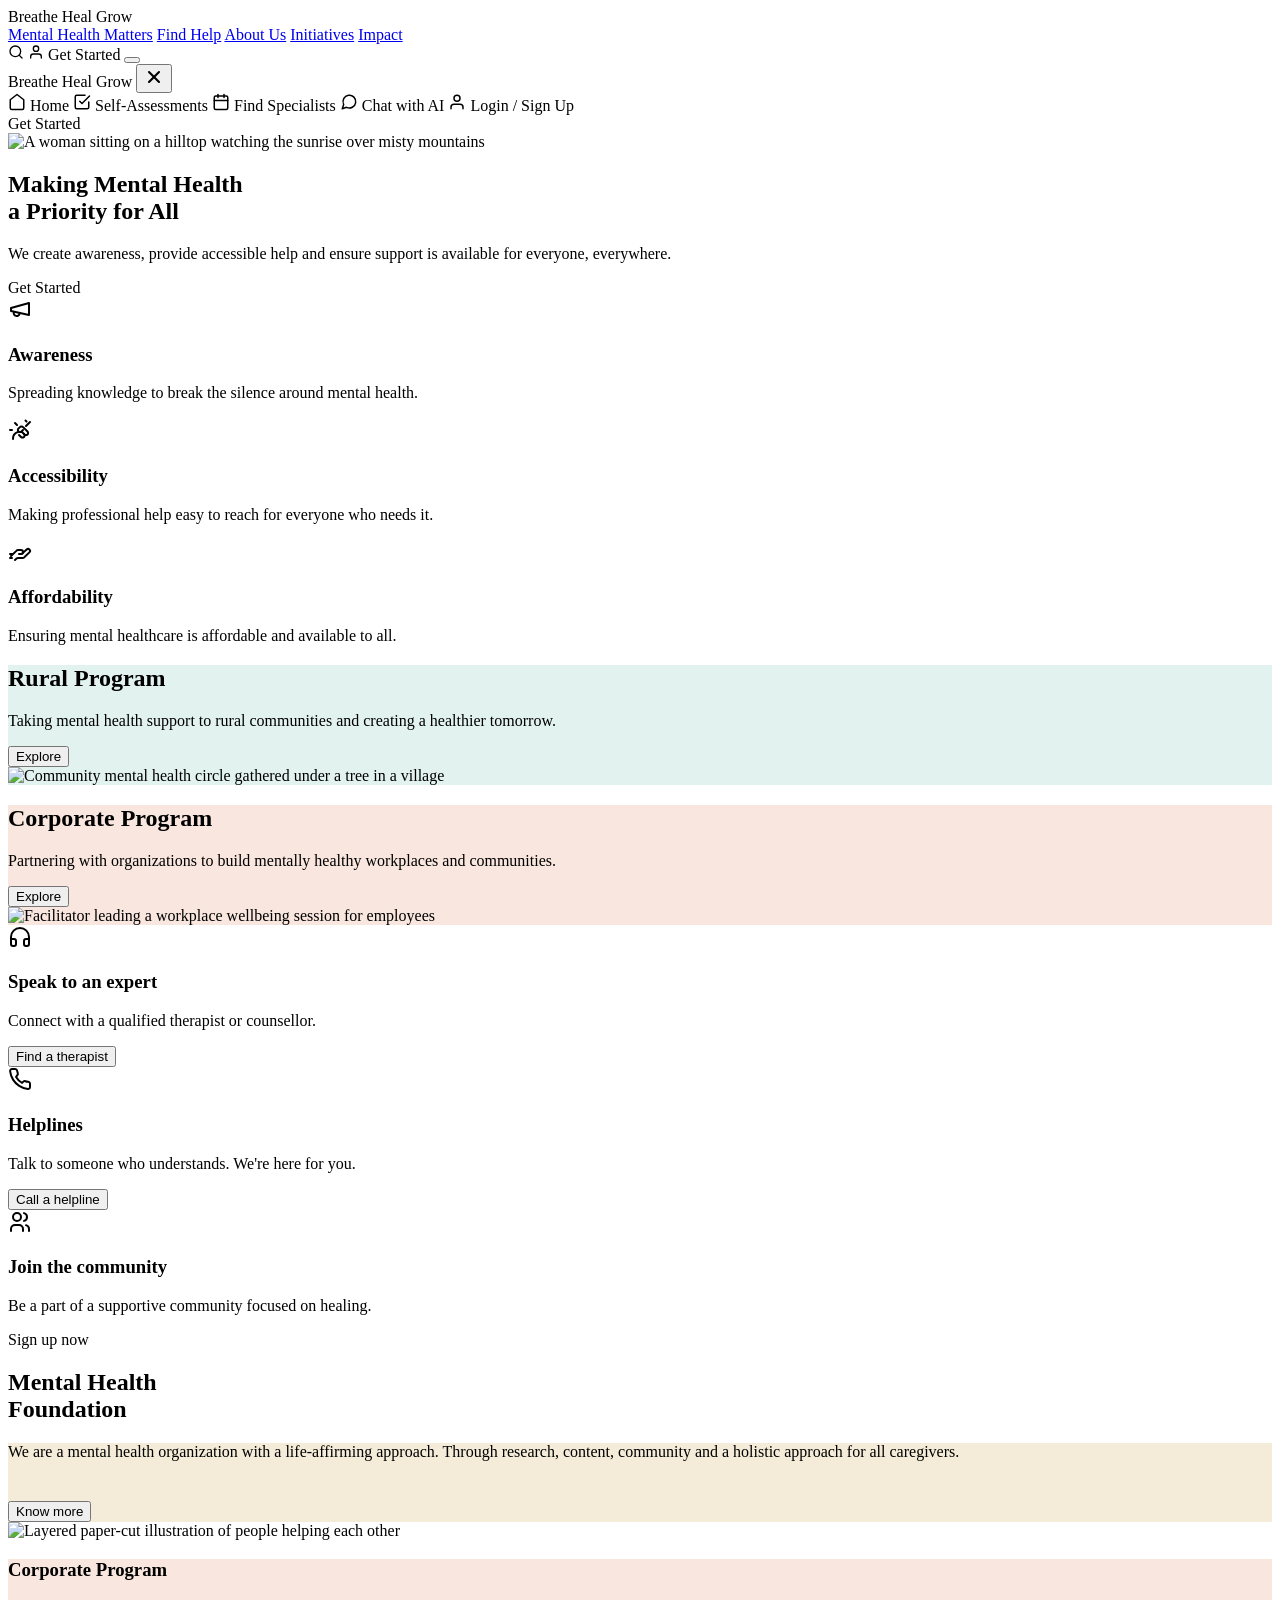
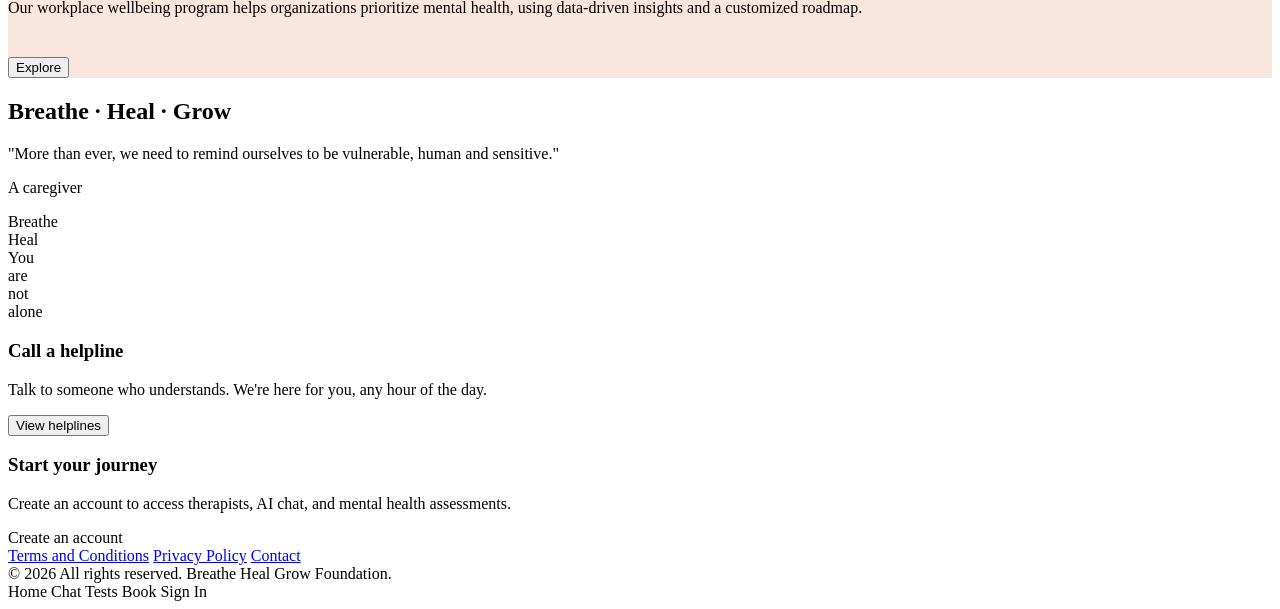
<file: src/main/resources/templates/index.html>
<!DOCTYPE html>
<html lang="en" xmlns:th="http://www.thymeleaf.org">
<head>
  <meta charset="UTF-8" />
  <meta name="viewport" content="width=device-width, initial-scale=1.0" />
  <title>Breathe Heal Grow — Making Mental Health a Priority for All</title>
  <meta name="description" content="Awareness, accessible help and affordable care. Find a therapist, access helplines and take mental health assessments." />
  <link rel="stylesheet" th:href="@{/css/styles.css(v='3.1')}" />
  <script th:src="@{/js/lucide.min.js}"></script>
</head>
<body class="has-bottom-nav">

  <!-- ===== HEADER ===== -->
  <header class="site-header">
    <div class="site-header__inner">
      <a th:href="@{/}" class="wordmark" aria-label="Breathe Heal Grow home">
        <span>Breathe</span>
        <span>Heal</span>
        <span>Grow</span>
      </a>

      <nav class="site-nav">
        <a href="#">Mental Health Matters</a>
        <a href="#">Find Help</a>
        <a href="#">About Us</a>
        <a href="#">Initiatives</a>
        <a href="#">Impact</a>
      </nav>

      <div class="header-actions">
        <svg class="header-icon" xmlns="http://www.w3.org/2000/svg" width="16" height="16" viewBox="0 0 24 24" fill="none" stroke="currentColor" stroke-width="2" stroke-linecap="round" stroke-linejoin="round"><circle cx="11" cy="11" r="8"/><line x1="21" y1="21" x2="16.65" y2="16.65"/></svg>
        <a th:href="@{/auth}" aria-label="Login or register">
          <svg class="header-icon" xmlns="http://www.w3.org/2000/svg" width="16" height="16" viewBox="0 0 24 24" fill="none" stroke="currentColor" stroke-width="2" stroke-linecap="round" stroke-linejoin="round"><path d="M20 21v-2a4 4 0 0 0-4-4H8a4 4 0 0 0-4 4v2"/><circle cx="12" cy="7" r="4"/></svg>
        </a>
        <a th:href="@{/auth}" class="btn btn-coral">Get Started</a>
        <button type="button" class="nav-toggle" id="navToggle" aria-label="Open navigation menu" aria-expanded="false">
          <span class="nav-toggle__bar"></span>
          <span class="nav-toggle__bar"></span>
          <span class="nav-toggle__bar"></span>
        </button>
      </div>
    </div>
  </header>

  <!-- ===== MOBILE NAV BACKDROP & DRAWER ===== -->
  <div class="mobile-nav-backdrop" id="mobileNavBackdrop"></div>
  <aside class="mobile-nav-drawer" id="mobileNavDrawer" aria-hidden="true">
    <div class="mobile-nav-drawer__header">
      <a th:href="@{/}" class="wordmark" aria-label="Breathe Heal Grow home">
        <span>Breathe</span>
        <span>Heal</span>
        <span>Grow</span>
      </a>
      <button type="button" class="mobile-nav-close" id="mobileNavClose" aria-label="Close navigation menu">
        <svg width="20" height="20" viewBox="0 0 24 24" fill="none" stroke="currentColor" stroke-width="2.5" stroke-linecap="round" stroke-linejoin="round"><line x1="18" y1="6" x2="6" y2="18"></line><line x1="6" y1="6" x2="18" y2="18"></line></svg>
      </button>
    </div>
    <nav class="mobile-nav-drawer__links">
      <a th:href="@{/}" class="mobile-nav-link active">
        <svg width="18" height="18" viewBox="0 0 24 24" fill="none" stroke="currentColor" stroke-width="2" stroke-linecap="round" stroke-linejoin="round"><path d="M3 9l9-7 9 7v11a2 2 0 0 1-2 2H5a2 2 0 0 1-2-2z"/></svg>
        <span>Home</span>
      </a>
      <a th:href="@{/assessments}" class="mobile-nav-link">
        <svg width="18" height="18" viewBox="0 0 24 24" fill="none" stroke="currentColor" stroke-width="2" stroke-linecap="round" stroke-linejoin="round"><path d="M9 11l3 3L22 4"/><path d="M21 12v7a2 2 0 0 1-2 2H5a2 2 0 0 1-2-2V5a2 2 0 0 1 2-2h11"/></svg>
        <span>Self-Assessments</span>
      </a>
      <a th:href="@{/appointments/book}" class="mobile-nav-link">
        <svg width="18" height="18" viewBox="0 0 24 24" fill="none" stroke="currentColor" stroke-width="2" stroke-linecap="round" stroke-linejoin="round"><rect width="18" height="18" x="3" y="4" rx="2" ry="2"/><line x1="16" y1="2" x2="16" y2="6"/><line x1="8" y1="2" x2="8" y2="6"/><line x1="3" y1="10" x2="21" y2="10"/></svg>
        <span>Find Specialists</span>
      </a>
      <a th:href="@{/chat}" class="mobile-nav-link">
        <svg width="18" height="18" viewBox="0 0 24 24" fill="none" stroke="currentColor" stroke-width="2" stroke-linecap="round" stroke-linejoin="round"><path d="m3 21 1.9-5.7a8.5 8.5 0 1 1 3.8 3.8z"/></svg>
        <span>Chat with AI</span>
      </a>
      <a th:href="@{/auth}" class="mobile-nav-link">
        <svg width="18" height="18" viewBox="0 0 24 24" fill="none" stroke="currentColor" stroke-width="2" stroke-linecap="round" stroke-linejoin="round"><path d="M20 21v-2a4 4 0 0 0-4-4H8a4 4 0 0 0-4 4v2"/><circle cx="12" cy="7" r="4"/></svg>
        <span>Login / Sign Up</span>
      </a>
    </nav>
    <div class="mobile-nav-drawer__footer">
      <a th:href="@{/auth}" class="btn btn-coral" style="width:100%; justify-content:center;">Get Started</a>
    </div>
  </aside>

  <!-- ===== TOAST (flash messages) ===== -->
  <div th:if="${success}" class="toast toast--success show" th:text="${success}"></div>

  <!-- ===== HERO ===== -->
  <section class="hero">
    <img th:src="@{/images/hero-calm.jpg}" alt="A woman sitting on a hilltop watching the sunrise over misty mountains" class="hero__img" />
    <div class="hero__overlay"></div>
    <div class="hero__content">
      <div class="container">
        <div class="hero__text fade-up">
          <h1 class="hero__title">Making Mental Health<br/>a Priority for All</h1>
          <p class="hero__desc">We create awareness, provide accessible help and ensure support is available for everyone, everywhere.</p>
          <a th:href="@{/auth}" class="btn btn-coral hero__cta">Get Started</a>
        </div>
      </div>
    </div>
  </section>

  <!-- ===== PILLARS ===== -->
  <section class="pillars">
    <div class="container">
      <div class="pillars__grid">
        <div class="pillar fade-up fade-up-d1">
          <span class="pillar__icon bg-mint text-teal">
            <svg xmlns="http://www.w3.org/2000/svg" width="24" height="24" viewBox="0 0 24 24" fill="none" stroke="currentColor" stroke-width="2" stroke-linecap="round" stroke-linejoin="round"><path d="m3 11 18-5v12L3 14v-3z"/><path d="M11.6 16.8a3 3 0 1 1-5.8-1.6"/></svg>
          </span>
          <div>
            <h3 class="eyebrow text-teal pillar__title">Awareness</h3>
            <p class="pillar__body">Spreading knowledge to break the silence around mental health.</p>
          </div>
        </div>

        <div class="pillar fade-up fade-up-d2">
          <span class="pillar__icon bg-blush text-coral">
            <svg xmlns="http://www.w3.org/2000/svg" width="24" height="24" viewBox="0 0 24 24" fill="none" stroke="currentColor" stroke-width="2" stroke-linecap="round" stroke-linejoin="round"><path d="m11 17 2 2a1 1 0 1 0 3-3"/><path d="m14 14 2.5 2.5a1 1 0 1 0 3-3l-3.88-3.88a3 3 0 0 0-4.24 0l-.88.88a1 1 0 1 0 3 3l1.5-1.5"/><path d="m18 8 4-4"/><path d="m17.5 2.5 1 1"/><path d="M2 12h2"/><path d="m7 5 2 2"/><path d="M5 21a7 7 0 0 1 5-7"/></svg>
          </span>
          <div>
            <h3 class="eyebrow text-coral pillar__title">Accessibility</h3>
            <p class="pillar__body">Making professional help easy to reach for everyone who needs it.</p>
          </div>
        </div>

        <div class="pillar fade-up fade-up-d3">
          <span class="pillar__icon bg-sand text-gold">
            <svg xmlns="http://www.w3.org/2000/svg" width="24" height="24" viewBox="0 0 24 24" fill="none" stroke="currentColor" stroke-width="2" stroke-linecap="round" stroke-linejoin="round"><path d="M11 14h2a2 2 0 1 0 0-4h-3c-.6 0-1.1.2-1.4.6L3 16"/><path d="m7 20 1.6-1.4c.3-.4.8-.6 1.4-.6h4c1.1 0 2.1-.4 2.8-1.2l4.6-4.4a2 2 0 0 0-2.75-2.91l-4.2 3.9"/><path d="M2 14h2"/><path d="M2 18h2"/></svg>
          </span>
          <div>
            <h3 class="eyebrow text-gold pillar__title">Affordability</h3>
            <p class="pillar__body">Ensuring mental healthcare is affordable and available to all.</p>
          </div>
        </div>
      </div>
    </div>
  </section>

  <!-- ===== PROGRAMS ===== -->
  <section class="programs">
    <div class="container">
      <div class="programs__grid">
        <article class="program-card" style="background-color: rgba(197,232,224,0.5);">
          <div class="program-card__body rule-teal">
            <h2 class="program-card__title text-teal">Rural Program</h2>
            <p class="program-card__desc">Taking mental health support to rural communities and creating a healthier tomorrow.</p>
            <button type="button" class="btn btn-teal program-card__cta">Explore</button>
          </div>
          <img th:src="@{/images/rural-program.jpg}" alt="Community mental health circle gathered under a tree in a village" class="program-card__img" loading="lazy" />
        </article>

        <article class="program-card" style="background-color: rgba(245,213,200,0.6);">
          <div class="program-card__body rule-coral">
            <h2 class="program-card__title text-coral">Corporate Program</h2>
            <p class="program-card__desc">Partnering with organizations to build mentally healthy workplaces and communities.</p>
            <button type="button" class="btn btn-coral program-card__cta">Explore</button>
          </div>
          <img th:src="@{/images/corporate-program.jpg}" alt="Facilitator leading a workplace wellbeing session for employees" class="program-card__img" loading="lazy" />
        </article>
      </div>
    </div>
  </section>

  <!-- ===== GET HELP BAND ===== -->
  <section class="help-band">
    <div class="container">
      <div class="help-band__grid">
        <div class="action-card">
          <span class="action-card__icon bg-mint text-teal">
            <svg xmlns="http://www.w3.org/2000/svg" width="24" height="24" viewBox="0 0 24 24" fill="none" stroke="currentColor" stroke-width="2" stroke-linecap="round" stroke-linejoin="round"><path d="M3 14h3a2 2 0 0 1 2 2v3a2 2 0 0 1-2 2H5a2 2 0 0 1-2-2v-7a9 9 0 0 1 18 0v7a2 2 0 0 1-2 2h-1a2 2 0 0 1-2-2v-3a2 2 0 0 1 2-2h3"/></svg>
          </span>
          <div>
            <h3 class="eyebrow text-teal action-card__title">Speak to an expert</h3>
            <p class="action-card__body">Connect with a qualified therapist or counsellor.</p>
            <button type="button" class="btn btn-teal action-card__cta">Find a therapist</button>
          </div>
        </div>

        <div class="action-card">
          <span class="action-card__icon bg-blush text-coral">
            <svg xmlns="http://www.w3.org/2000/svg" width="24" height="24" viewBox="0 0 24 24" fill="none" stroke="currentColor" stroke-width="2" stroke-linecap="round" stroke-linejoin="round"><path d="M22 16.92v3a2 2 0 0 1-2.18 2 19.79 19.79 0 0 1-8.63-3.07 19.5 19.5 0 0 1-6-6 19.79 19.79 0 0 1-3.07-8.67A2 2 0 0 1 4.11 2h3a2 2 0 0 1 2 1.72c.13.81.36 1.6.65 2.36a2 2 0 0 1-.45 2.11L8.09 9.91a16 16 0 0 0 6 6l1.27-1.27a2 2 0 0 1 2.11-.45c.76.29 1.55.52 2.36.65A2 2 0 0 1 22 16.92z"/></svg>
          </span>
          <div>
            <h3 class="eyebrow text-coral action-card__title">Helplines</h3>
            <p class="action-card__body">Talk to someone who understands. We're here for you.</p>
            <button type="button" class="btn btn-coral action-card__cta">Call a helpline</button>
          </div>
        </div>

        <div class="action-card">
          <span class="action-card__icon bg-sand text-gold">
            <svg xmlns="http://www.w3.org/2000/svg" width="24" height="24" viewBox="0 0 24 24" fill="none" stroke="currentColor" stroke-width="2" stroke-linecap="round" stroke-linejoin="round"><path d="M9 11a4 4 0 1 0 0-8 4 4 0 0 0 0 8z"/><path d="M3 21v-2a4 4 0 0 1 4-4h4a4 4 0 0 1 4 4v2"/><path d="M16 3.13a4 4 0 0 1 0 7.75"/><path d="M21 21v-2a4 4 0 0 0-3-3.85"/></svg>
          </span>
          <div>
            <h3 class="eyebrow text-gold action-card__title">Join the community</h3>
            <p class="action-card__body">Be a part of a supportive community focused on healing.</p>
            <a th:href="@{/auth}" class="btn btn-gold action-card__cta">Sign up now</a>
          </div>
        </div>
      </div>
    </div>
  </section>

  <!-- ===== FOUNDATION ===== -->
  <section class="foundation">
    <div class="container">
      <h2 class="foundation__title rule-coral">Mental Health<br/>Foundation</h2>
      <div class="foundation__grid">
        <div class="foundation__card" style="background-color: rgba(240,228,200,0.7);">
          <p>We are a mental health organization with a life-affirming approach. Through research, content, community and a holistic approach for all caregivers.</p>
          <button type="button" class="btn btn-coral" style="margin-top:1.5rem;">Know more</button>
        </div>
        <img th:src="@{/images/paper-community.jpg}" alt="Layered paper-cut illustration of people helping each other" class="foundation__img" loading="lazy" />
        <div class="foundation__card" style="background-color: rgba(245,213,200,0.6);">
          <h3>Corporate Program</h3>
          <p style="margin-top:0.75rem;">Our workplace wellbeing program helps organizations prioritize mental health, using data-driven insights and a customized roadmap.</p>
          <button type="button" class="btn btn-outline-coral" style="margin-top:1.5rem;">Explore</button>
        </div>
      </div>
    </div>
  </section>

  <!-- ===== QUOTE MOSAIC ===== -->
  <section>
    <div class="container">
      <h2 class="mosaic__heading">Breathe · Heal · Grow</h2>
    </div>
    <div class="mosaic__grid">
      <div class="mosaic__cell mosaic__cell--quote bg-teal">
        <p>"More than ever, we need to remind ourselves to be vulnerable, human and sensitive."</p>
        <p class="mosaic__author">A caregiver</p>
      </div>
      <div class="mosaic__cell bg-blush" style="align-items:flex-end;">
        <span class="mosaic__word">Breathe</span>
      </div>
      <div class="mosaic__cell bg-sky" style="align-items:center;justify-content:center;">
        <span class="mosaic__word">Heal</span>
      </div>
      <div class="mosaic__cell mosaic__cell--poem bg-sand">
        <span class="mosaic__word" style="color:var(--coral);align-self:center;">You<br/>are<br/>not<br/>alone</span>
      </div>
    </div>
  </section>

  <!-- ===== HELPLINE STRIP ===== -->
  <section class="helpline-strip">
    <div class="helpline-strip__left">
      <h3>Call a helpline</h3>
      <p>Talk to someone who understands. We're here for you, any hour of the day.</p>
      <button type="button" class="btn">View helplines</button>
    </div>
    <div class="helpline-strip__right">
      <h3 style="color:var(--coral);">Start your journey</h3>
      <p>Create an account to access therapists, AI chat, and mental health assessments.</p>
      <a th:href="@{/auth}" class="btn btn-coral" style="margin-top:1.5rem;">Create an account</a>
    </div>
  </section>

  <!-- ===== FOOTER ===== -->
  <footer>
    <div class="footer-links">
      <div class="footer-links__inner">
        <a href="#">Terms and Conditions</a>
        <a href="#">Privacy Policy</a>
        <a href="#">Contact</a>
      </div>
    </div>
    <div class="footer-bar">© 2026 All rights reserved. Breathe Heal Grow Foundation.</div>
  </footer>

  <!-- Auto-hide toast -->
  <script th:if="${success}">
    setTimeout(function() {
      document.querySelector('.toast').classList.remove('show');
    }, 3500);
  </script>

  <!-- ===== MOBILE BOTTOM NAVIGATION ===== -->
  <nav class="mobile-bottom-nav" aria-label="Quick mobile navigation">
    <a th:href="@{/}" class="mobile-bottom-nav__item active">
      <i data-lucide="home"></i>
      <span>Home</span>
    </a>
    <a th:href="@{/chat}" class="mobile-bottom-nav__item">
      <i data-lucide="message-circle"></i>
      <span>Chat</span>
    </a>
    <a th:href="@{/assessments}" class="mobile-bottom-nav__item">
      <i data-lucide="check-square"></i>
      <span>Tests</span>
    </a>
    <a th:href="@{/appointments/book}" class="mobile-bottom-nav__item">
      <i data-lucide="calendar"></i>
      <span>Book</span>
    </a>
    <a th:href="@{/auth}" class="mobile-bottom-nav__item">
      <i data-lucide="user"></i>
      <span>Sign In</span>
    </a>
  </nav>

  <!-- Navigation & Mobile Drawer Script -->
  <script th:src="@{/js/navigation.js(v='3.1')}"></script>
  <script>
    if (window.lucide) {
      lucide.createIcons();
    }
  </script>
</body>
</html>
</file>
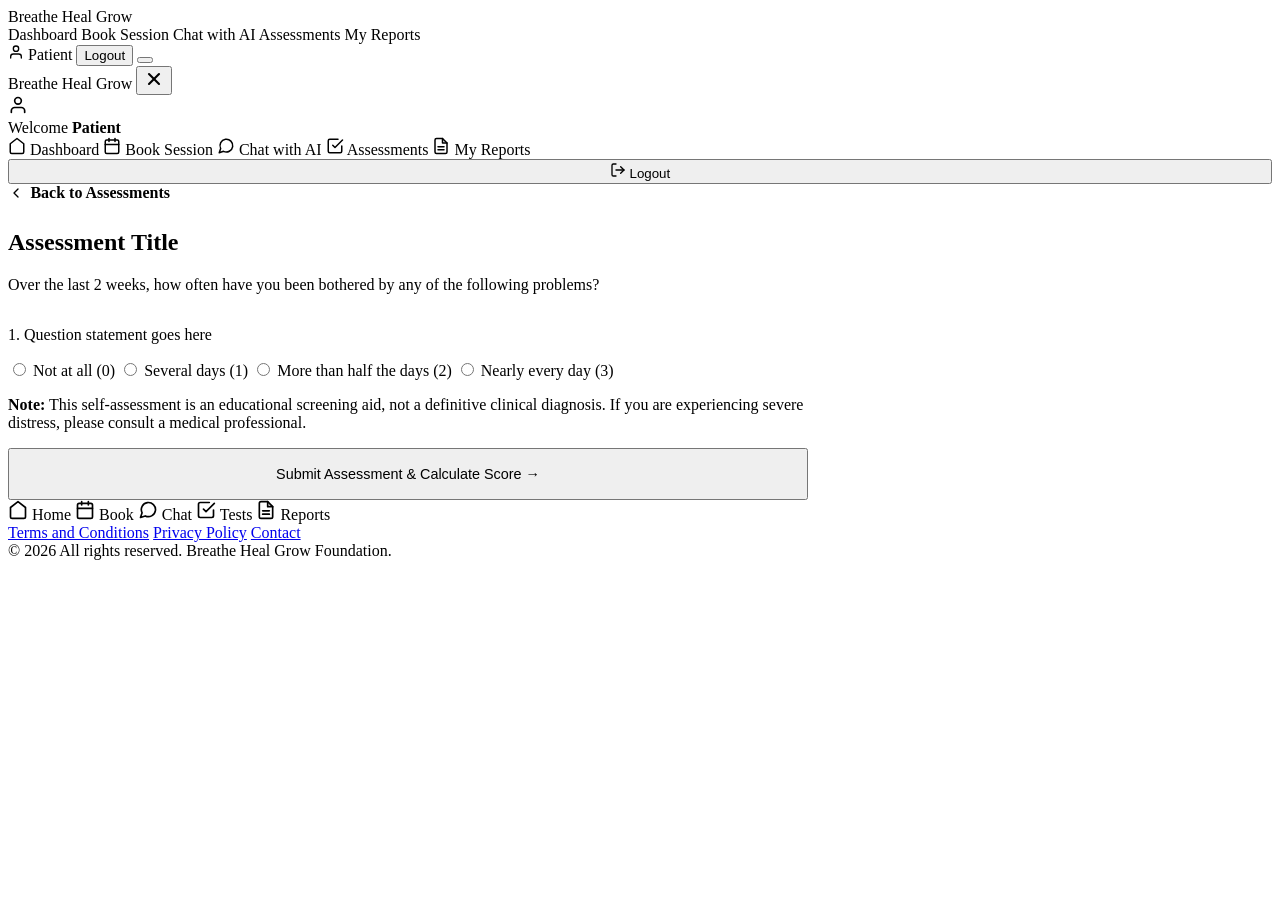
<file: src/main/resources/templates/assessment-quiz.html>
<!DOCTYPE html>
<html lang="en" xmlns:th="http://www.thymeleaf.org">
<head>
  <meta charset="UTF-8" />
  <meta name="viewport" content="width=device-width, initial-scale=1.0" />
  <title th:text="${title} + ' — Breathe Heal Grow'">Assessment Quiz</title>
  <meta name="description" content="Complete your mental health questionnaire." />
  <link rel="stylesheet" th:href="@{/css/styles.css}" />
  <script th:src="@{/js/lucide.min.js}"></script>
</head>
<body class="has-bottom-nav">

  <!-- ===== HEADER ===== -->
  <header class="site-header">
    <div class="site-header__inner">
      <a th:href="@{/}" class="wordmark" aria-label="Breathe Heal Grow home">
        <span>Breathe</span>
        <span>Heal</span>
        <span>Grow</span>
      </a>
      <nav class="site-nav">
        <a th:href="@{/dashboard}">Dashboard</a>
        <a th:href="@{/appointments/book}">Book Session</a>
        <a th:href="@{/chat}">Chat with AI</a>
        <a th:href="@{/assessments}" class="active">Assessments</a>
        <a th:href="@{/reports}">My Reports</a>
      </nav>
      <div class="header-actions">
        <span class="user-greeting">
          <svg xmlns="http://www.w3.org/2000/svg" width="16" height="16" viewBox="0 0 24 24" fill="none" stroke="currentColor" stroke-width="2" stroke-linecap="round" stroke-linejoin="round"><path d="M20 21v-2a4 4 0 0 0-4-4H8a4 4 0 0 0-4 4v2"/><circle cx="12" cy="7" r="4"/></svg>
          <span th:text="${userName}">Patient</span>
        </span>
        <form th:action="@{/logout}" method="post" style="display:inline;">
          <input type="hidden" th:name="${_csrf.parameterName}" th:value="${_csrf.token}" />
          <button type="submit" class="btn btn-outline-coral btn-sm">Logout</button>
        </form>
        <button type="button" class="nav-toggle" id="navToggle" aria-label="Open navigation menu" aria-expanded="false">
          <span class="nav-toggle__bar"></span>
          <span class="nav-toggle__bar"></span>
          <span class="nav-toggle__bar"></span>
        </button>
      </div>
    </div>
  </header>

  <!-- ===== MOBILE NAV BACKDROP & DRAWER ===== -->
  <div class="mobile-nav-backdrop" id="mobileNavBackdrop"></div>
  <aside class="mobile-nav-drawer" id="mobileNavDrawer" aria-hidden="true">
    <div class="mobile-nav-drawer__header">
      <a th:href="@{/}" class="wordmark" aria-label="Breathe Heal Grow home">
        <span>Breathe</span>
        <span>Heal</span>
        <span>Grow</span>
      </a>
      <button type="button" class="mobile-nav-close" id="mobileNavClose" aria-label="Close navigation menu">
        <svg width="20" height="20" viewBox="0 0 24 24" fill="none" stroke="currentColor" stroke-width="2.5" stroke-linecap="round" stroke-linejoin="round"><line x1="18" y1="6" x2="6" y2="18"></line><line x1="6" y1="6" x2="18" y2="18"></line></svg>
      </button>
    </div>
    <div class="mobile-nav-drawer__user" th:if="${userName != null}">
      <div class="mobile-user-avatar">
        <svg width="20" height="20" viewBox="0 0 24 24" fill="none" stroke="currentColor" stroke-width="2" stroke-linecap="round" stroke-linejoin="round"><path d="M20 21v-2a4 4 0 0 0-4-4H8a4 4 0 0 0-4 4v2"/><circle cx="12" cy="7" r="4"/></svg>
      </div>
      <div class="mobile-user-info">
        <span class="mobile-user-label">Welcome</span>
        <strong class="mobile-user-name" th:text="${userName}">Patient</strong>
      </div>
    </div>
    <nav class="mobile-nav-drawer__links">
      <a th:href="@{/dashboard}" class="mobile-nav-link">
        <svg width="18" height="18" viewBox="0 0 24 24" fill="none" stroke="currentColor" stroke-width="2" stroke-linecap="round" stroke-linejoin="round"><path d="M3 9l9-7 9 7v11a2 2 0 0 1-2 2H5a2 2 0 0 1-2-2z"/></svg>
        <span>Dashboard</span>
      </a>
      <a th:href="@{/appointments/book}" class="mobile-nav-link">
        <svg width="18" height="18" viewBox="0 0 24 24" fill="none" stroke="currentColor" stroke-width="2" stroke-linecap="round" stroke-linejoin="round"><rect width="18" height="18" x="3" y="4" rx="2" ry="2"/><line x1="16" y1="2" x2="16" y2="6"/><line x1="8" y1="2" x2="8" y2="6"/><line x1="3" y1="10" x2="21" y2="10"/></svg>
        <span>Book Session</span>
      </a>
      <a th:href="@{/chat}" class="mobile-nav-link">
        <svg width="18" height="18" viewBox="0 0 24 24" fill="none" stroke="currentColor" stroke-width="2" stroke-linecap="round" stroke-linejoin="round"><path d="m3 21 1.9-5.7a8.5 8.5 0 1 1 3.8 3.8z"/></svg>
        <span>Chat with AI</span>
      </a>
      <a th:href="@{/assessments}" class="mobile-nav-link active">
        <svg width="18" height="18" viewBox="0 0 24 24" fill="none" stroke="currentColor" stroke-width="2" stroke-linecap="round" stroke-linejoin="round"><path d="M9 11l3 3L22 4"/><path d="M21 12v7a2 2 0 0 1-2 2H5a2 2 0 0 1-2-2V5a2 2 0 0 1 2-2h11"/></svg>
        <span>Assessments</span>
      </a>
      <a th:href="@{/reports}" class="mobile-nav-link">
        <svg width="18" height="18" viewBox="0 0 24 24" fill="none" stroke="currentColor" stroke-width="2" stroke-linecap="round" stroke-linejoin="round"><path d="M14 2H6a2 2 0 0 0-2 2v16a2 2 0 0 0 2 2h12a2 2 0 0 0 2-2V8z"/><polyline points="14 2 14 8 20 8"/><line x1="16" y1="13" x2="8" y2="13"/><line x1="16" y1="17" x2="8" y2="17"/></svg>
        <span>My Reports</span>
      </a>
    </nav>
    <div class="mobile-nav-drawer__footer">
      <form th:action="@{/logout}" method="post" style="width:100%;">
        <input type="hidden" th:name="${_csrf.parameterName}" th:value="${_csrf.token}" />
        <button type="submit" class="btn btn-outline-coral" style="width:100%; justify-content:center;">
          <svg width="16" height="16" viewBox="0 0 24 24" fill="none" stroke="currentColor" stroke-width="2" stroke-linecap="round" stroke-linejoin="round"><path d="M9 21H5a2 2 0 0 1-2-2V5a2 2 0 0 1 2-2h4"/><polyline points="16 17 21 12 16 7"/><line x1="21" y1="12" x2="9" y2="12"/></svg>
          <span>Logout</span>
        </button>
      </form>
    </div>
  </aside>

  <!-- ===== QUIZ CONTENT ===== -->
  <main class="dashboard">
    <div class="container" style="max-width: 800px;">

      <!-- Breadcrumb -->
      <div style="margin-bottom: 1.5rem;">
        <a th:href="@{/assessments}" style="color:var(--teal); font-weight:600; display:inline-flex; align-items:center; gap:0.4rem;">
          <svg xmlns="http://www.w3.org/2000/svg" width="16" height="16" viewBox="0 0 24 24" fill="none" stroke="currentColor" stroke-width="2" stroke-linecap="round" stroke-linejoin="round"><path d="m15 18-6-6 6-6"/></svg>
          Back to Assessments
        </a>
      </div>

      <!-- Quiz Header Card -->
      <section class="dash-welcome fade-up" style="margin-bottom: 2rem;">
        <h1 class="dash-welcome__title" th:text="${title}">Assessment Title</h1>
        <p class="dash-welcome__desc" th:text="${description}">
          Over the last 2 weeks, how often have you been bothered by any of the following problems?
        </p>
      </section>

      <!-- Quiz Form -->
      <form th:action="@{/assessments/submit}" method="post" class="quiz-form fade-up fade-up-d1">
        <input type="hidden" th:name="${_csrf.parameterName}" th:value="${_csrf.token}" />
        <input type="hidden" name="type" th:value="${assessmentType}" />

        <!-- Questions Loop -->
        <div th:each="q, iterStat : ${questions}" class="quiz-question-card">
          <p class="quiz-question-text" th:text="${q}">1. Question statement goes here</p>

          <div class="quiz-options-grid">
            <label class="quiz-option-label">
              <input type="radio" th:name="'q' + ${iterStat.index}" value="0" required />
              <span>Not at all (0)</span>
            </label>

            <label class="quiz-option-label">
              <input type="radio" th:name="'q' + ${iterStat.index}" value="1" required />
              <span>Several days (1)</span>
            </label>

            <label class="quiz-option-label">
              <input type="radio" th:name="'q' + ${iterStat.index}" value="2" required />
              <span>More than half the days (2)</span>
            </label>

            <label class="quiz-option-label">
              <input type="radio" th:name="'q' + ${iterStat.index}" value="3" required />
              <span>Nearly every day (3)</span>
            </label>
          </div>
        </div>

        <!-- Disclaimer & Submit -->
        <div class="quiz-submit-card">
          <p class="quiz-disclaimer">
            <i data-lucide="info" class="icon-inline"></i> <strong>Note:</strong> This self-assessment is an educational screening aid, not a definitive clinical diagnosis. If you are experiencing severe distress, please consult a medical professional.
          </p>
          <button type="submit" class="btn btn-coral" style="width: 100%; padding: 1rem; font-size: 0.9rem;">
            Submit Assessment & Calculate Score →
          </button>
        </div>

      </form>

    </div>
  </main>

  <!-- ===== MOBILE BOTTOM NAVIGATION BAR ===== -->
  <nav class="mobile-bottom-nav" aria-label="Quick mobile navigation">
    <a th:href="@{/dashboard}" class="mobile-bottom-nav__item">
      <svg width="20" height="20" viewBox="0 0 24 24" fill="none" stroke="currentColor" stroke-width="2" stroke-linecap="round" stroke-linejoin="round"><path d="M3 9l9-7 9 7v11a2 2 0 0 1-2 2H5a2 2 0 0 1-2-2z"/></svg>
      <span>Home</span>
    </a>
    <a th:href="@{/appointments/book}" class="mobile-bottom-nav__item">
      <svg width="20" height="20" viewBox="0 0 24 24" fill="none" stroke="currentColor" stroke-width="2" stroke-linecap="round" stroke-linejoin="round"><rect width="18" height="18" x="3" y="4" rx="2" ry="2"/><line x1="16" y1="2" x2="16" y2="6"/><line x1="8" y1="2" x2="8" y2="6"/><line x1="3" y1="10" x2="21" y2="10"/></svg>
      <span>Book</span>
    </a>
    <a th:href="@{/chat}" class="mobile-bottom-nav__item">
      <svg width="20" height="20" viewBox="0 0 24 24" fill="none" stroke="currentColor" stroke-width="2" stroke-linecap="round" stroke-linejoin="round"><path d="m3 21 1.9-5.7a8.5 8.5 0 1 1 3.8 3.8z"/></svg>
      <span>Chat</span>
    </a>
    <a th:href="@{/assessments}" class="mobile-bottom-nav__item active">
      <svg width="20" height="20" viewBox="0 0 24 24" fill="none" stroke="currentColor" stroke-width="2" stroke-linecap="round" stroke-linejoin="round"><path d="M9 11l3 3L22 4"/><path d="M21 12v7a2 2 0 0 1-2 2H5a2 2 0 0 1-2-2V5a2 2 0 0 1 2-2h11"/></svg>
      <span>Tests</span>
    </a>
    <a th:href="@{/reports}" class="mobile-bottom-nav__item">
      <svg width="20" height="20" viewBox="0 0 24 24" fill="none" stroke="currentColor" stroke-width="2" stroke-linecap="round" stroke-linejoin="round"><path d="M14 2H6a2 2 0 0 0-2 2v16a2 2 0 0 0 2 2h12a2 2 0 0 0 2-2V8z"/><polyline points="14 2 14 8 20 8"/><line x1="16" y1="13" x2="8" y2="13"/><line x1="16" y1="17" x2="8" y2="17"/></svg>
      <span>Reports</span>
    </a>
  </nav>

  <!-- ===== FOOTER ===== -->
  <footer>
    <div class="footer-links">
      <div class="footer-links__inner">
        <a href="#">Terms and Conditions</a>
        <a href="#">Privacy Policy</a>
        <a href="#">Contact</a>
      </div>
    </div>
    <div class="footer-bar">© 2026 All rights reserved. Breathe Heal Grow Foundation.</div>
  </footer>

  <!-- Navigation & Mobile Drawer Script -->
  <script th:src="@{/js/navigation.js}"></script>
</body>
</html>
</file>
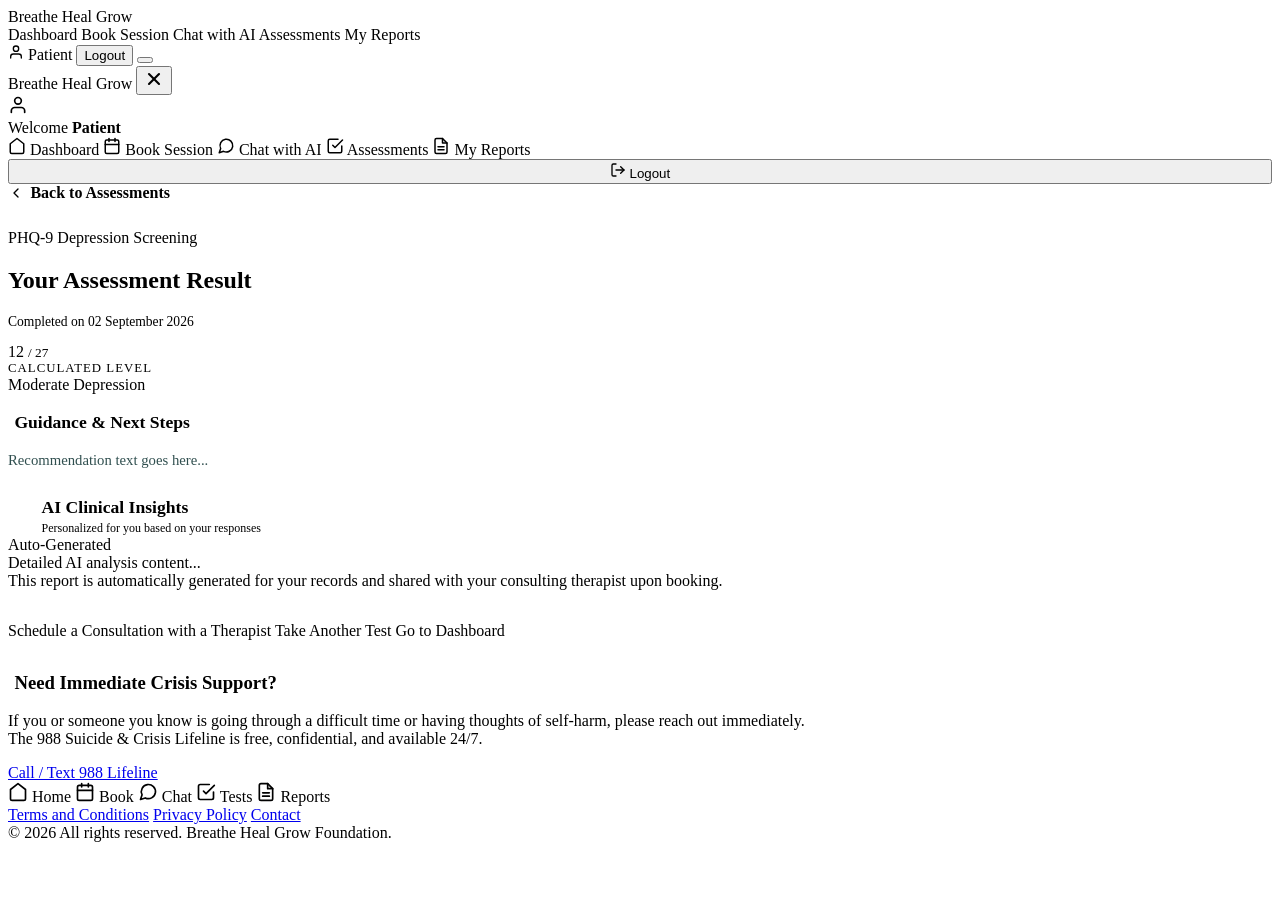
<file: src/main/resources/templates/assessment-result.html>
<!DOCTYPE html>
<html lang="en" xmlns:th="http://www.thymeleaf.org">
<head>
  <meta charset="UTF-8" />
  <meta name="viewport" content="width=device-width, initial-scale=1.0" />
  <title>Assessment Result — Breathe Heal Grow</title>
  <meta name="description" content="Your mental health self-assessment evaluation and recommendations." />
  <link rel="stylesheet" th:href="@{/css/styles.css}" />
  <script th:src="@{/js/lucide.min.js}"></script>
</head>
<body class="has-bottom-nav">

  <!-- ===== HEADER ===== -->
  <header class="site-header">
    <div class="site-header__inner">
      <a th:href="@{/}" class="wordmark" aria-label="Breathe Heal Grow home">
        <span>Breathe</span>
        <span>Heal</span>
        <span>Grow</span>
      </a>
      <nav class="site-nav">
        <a th:href="@{/dashboard}">Dashboard</a>
        <a th:href="@{/appointments/book}">Book Session</a>
        <a th:href="@{/chat}">Chat with AI</a>
        <a th:href="@{/assessments}" class="active">Assessments</a>
        <a th:href="@{/reports}">My Reports</a>
      </nav>
      <div class="header-actions">
        <span class="user-greeting">
          <svg xmlns="http://www.w3.org/2000/svg" width="16" height="16" viewBox="0 0 24 24" fill="none" stroke="currentColor" stroke-width="2" stroke-linecap="round" stroke-linejoin="round"><path d="M20 21v-2a4 4 0 0 0-4-4H8a4 4 0 0 0-4 4v2"/><circle cx="12" cy="7" r="4"/></svg>
          <span th:text="${userName}">Patient</span>
        </span>
        <form th:action="@{/logout}" method="post" style="display:inline;">
          <input type="hidden" th:name="${_csrf.parameterName}" th:value="${_csrf.token}" />
          <button type="submit" class="btn btn-outline-coral btn-sm">Logout</button>
        </form>
        <button type="button" class="nav-toggle" id="navToggle" aria-label="Open navigation menu" aria-expanded="false">
          <span class="nav-toggle__bar"></span>
          <span class="nav-toggle__bar"></span>
          <span class="nav-toggle__bar"></span>
        </button>
      </div>
    </div>
  </header>

  <!-- ===== MOBILE NAV BACKDROP & DRAWER ===== -->
  <div class="mobile-nav-backdrop" id="mobileNavBackdrop"></div>
  <aside class="mobile-nav-drawer" id="mobileNavDrawer" aria-hidden="true">
    <div class="mobile-nav-drawer__header">
      <a th:href="@{/}" class="wordmark" aria-label="Breathe Heal Grow home">
        <span>Breathe</span>
        <span>Heal</span>
        <span>Grow</span>
      </a>
      <button type="button" class="mobile-nav-close" id="mobileNavClose" aria-label="Close navigation menu">
        <svg width="20" height="20" viewBox="0 0 24 24" fill="none" stroke="currentColor" stroke-width="2.5" stroke-linecap="round" stroke-linejoin="round"><line x1="18" y1="6" x2="6" y2="18"></line><line x1="6" y1="6" x2="18" y2="18"></line></svg>
      </button>
    </div>
    <div class="mobile-nav-drawer__user" th:if="${userName != null}">
      <div class="mobile-user-avatar">
        <svg width="20" height="20" viewBox="0 0 24 24" fill="none" stroke="currentColor" stroke-width="2" stroke-linecap="round" stroke-linejoin="round"><path d="M20 21v-2a4 4 0 0 0-4-4H8a4 4 0 0 0-4 4v2"/><circle cx="12" cy="7" r="4"/></svg>
      </div>
      <div class="mobile-user-info">
        <span class="mobile-user-label">Welcome</span>
        <strong class="mobile-user-name" th:text="${userName}">Patient</strong>
      </div>
    </div>
    <nav class="mobile-nav-drawer__links">
      <a th:href="@{/dashboard}" class="mobile-nav-link">
        <svg width="18" height="18" viewBox="0 0 24 24" fill="none" stroke="currentColor" stroke-width="2" stroke-linecap="round" stroke-linejoin="round"><path d="M3 9l9-7 9 7v11a2 2 0 0 1-2 2H5a2 2 0 0 1-2-2z"/></svg>
        <span>Dashboard</span>
      </a>
      <a th:href="@{/appointments/book}" class="mobile-nav-link">
        <svg width="18" height="18" viewBox="0 0 24 24" fill="none" stroke="currentColor" stroke-width="2" stroke-linecap="round" stroke-linejoin="round"><rect width="18" height="18" x="3" y="4" rx="2" ry="2"/><line x1="16" y1="2" x2="16" y2="6"/><line x1="8" y1="2" x2="8" y2="6"/><line x1="3" y1="10" x2="21" y2="10"/></svg>
        <span>Book Session</span>
      </a>
      <a th:href="@{/chat}" class="mobile-nav-link">
        <svg width="18" height="18" viewBox="0 0 24 24" fill="none" stroke="currentColor" stroke-width="2" stroke-linecap="round" stroke-linejoin="round"><path d="m3 21 1.9-5.7a8.5 8.5 0 1 1 3.8 3.8z"/></svg>
        <span>Chat with AI</span>
      </a>
      <a th:href="@{/assessments}" class="mobile-nav-link active">
        <svg width="18" height="18" viewBox="0 0 24 24" fill="none" stroke="currentColor" stroke-width="2" stroke-linecap="round" stroke-linejoin="round"><path d="M9 11l3 3L22 4"/><path d="M21 12v7a2 2 0 0 1-2 2H5a2 2 0 0 1-2-2V5a2 2 0 0 1 2-2h11"/></svg>
        <span>Assessments</span>
      </a>
      <a th:href="@{/reports}" class="mobile-nav-link">
        <svg width="18" height="18" viewBox="0 0 24 24" fill="none" stroke="currentColor" stroke-width="2" stroke-linecap="round" stroke-linejoin="round"><path d="M14 2H6a2 2 0 0 0-2 2v16a2 2 0 0 0 2 2h12a2 2 0 0 0 2-2V8z"/><polyline points="14 2 14 8 20 8"/><line x1="16" y1="13" x2="8" y2="13"/><line x1="16" y1="17" x2="8" y2="17"/></svg>
        <span>My Reports</span>
      </a>
    </nav>
    <div class="mobile-nav-drawer__footer">
      <form th:action="@{/logout}" method="post" style="width:100%;">
        <input type="hidden" th:name="${_csrf.parameterName}" th:value="${_csrf.token}" />
        <button type="submit" class="btn btn-outline-coral" style="width:100%; justify-content:center;">
          <svg width="16" height="16" viewBox="0 0 24 24" fill="none" stroke="currentColor" stroke-width="2" stroke-linecap="round" stroke-linejoin="round"><path d="M9 21H5a2 2 0 0 1-2-2V5a2 2 0 0 1 2-2h4"/><polyline points="16 17 21 12 16 7"/><line x1="21" y1="12" x2="9" y2="12"/></svg>
          <span>Logout</span>
        </button>
      </form>
    </div>
  </aside>

  <!-- ===== RESULT CONTENT ===== -->
  <main class="dashboard">
    <div class="container" style="max-width: 820px;">

      <!-- Breadcrumb -->
      <div style="margin-bottom: 1.5rem;">
        <a th:href="@{/assessments}" style="color:var(--teal); font-weight:600; display:inline-flex; align-items:center; gap:0.4rem;">
          <svg xmlns="http://www.w3.org/2000/svg" width="16" height="16" viewBox="0 0 24 24" fill="none" stroke="currentColor" stroke-width="2" stroke-linecap="round" stroke-linejoin="round"><path d="m15 18-6-6 6-6"/></svg>
          Back to Assessments
        </a>
      </div>

      <!-- Result Card -->
      <section class="result-card fade-up">

        <div class="result-card__header">
          <span class="eyebrow text-teal" th:text="${assessment.type.displayName}">PHQ-9 Depression Screening</span>
          <h1 class="result-card__title">Your Assessment Result</h1>
          <p style="font-size:0.85rem; color:var(--muted-foreground);" th:text="'Completed on ' + ${#temporals.format(assessment.createdAt, 'dd MMMM yyyy, hh:mm a')}">
            Completed on 02 September 2026
          </p>
        </div>

        <!-- Score Display Box -->
        <div class="result-score-box">
          <div class="result-score-number">
            <span th:text="${assessment.totalScore}">12</span>
            <small th:text="'/ ' + ${assessment.type.maxScore}">/ 27</small>
          </div>

          <div class="result-score-meta">
            <div style="font-size:0.8rem; text-transform:uppercase; letter-spacing:0.08em; color:var(--muted-foreground);">
              Calculated Level
            </div>
            <div class="result-severity-badge" th:text="${assessment.severity}">
              Moderate Depression
            </div>
          </div>
        </div>

        <!-- Visual Progress Bar -->
        <div class="progress-bar-container">
          <div class="progress-bar-fill" th:style="'width: ' + ${scorePercentage} + '%;'"></div>
        </div>

        <!-- Clinical Recommendation -->
        <div class="result-recommendation-box bg-mint">
          <h3 class="text-teal" style="font-size:1.1rem; margin-bottom:0.75rem; display:flex; align-items:center; gap:0.4rem;"><i data-lucide="lightbulb" class="icon-inline"></i> Guidance &amp; Next Steps</h3>
          <p style="font-size:0.92rem; line-height:1.7; color:rgba(26,60,60,0.9);" th:text="${assessment.recommendation}">
            Recommendation text goes here...
          </p>
        </div>

        <!-- AI Clinical Analysis & Report -->
        <div th:if="${aiReport != null}" class="result-ai-report-box" style="margin-top:1.5rem;">

          <!-- Report Header -->
          <div class="report-visual-header">
            <div style="display:flex; align-items:center; gap:0.6rem;">
              <span class="report-visual-icon" style="display:flex; align-items:center; justify-content:center;"><i data-lucide="bot" style="width:24px; height:24px; color:var(--teal);"></i></span>
              <div>
                <h3 style="font-size:1.1rem; color:var(--teal); margin:0;">AI Clinical Insights</h3>
                <span style="font-size:0.75rem; color:var(--muted-foreground);">Personalized for you based on your responses</span>
              </div>
            </div>
            <span class="report-auto-badge">Auto-Generated</span>
          </div>

          <!-- Rendered Report Content (HTML from AI) -->
          <div class="report-visual-content" th:utext="${aiReport.content}">
            Detailed AI analysis content...
          </div>

          <div class="report-visual-footer">
            <span><i data-lucide="info" class="icon-inline"></i></span> This report is automatically generated for your records and shared with your consulting therapist upon booking.
          </div>
        </div>

        <!-- Next Actions -->
        <div class="result-actions" style="margin-top:2rem;">
          <a th:href="@{/appointments/book}" class="btn btn-coral" style="flex:1;">
            <i data-lucide="calendar" class="icon-inline"></i> Schedule a Consultation with a Therapist
          </a>
          <a th:href="@{/assessments}" class="btn btn-outline-coral">
            Take Another Test
          </a>
          <a th:href="@{/dashboard}" class="btn btn-teal">
            Go to Dashboard
          </a>
        </div>

      </section>

      <!-- Immediate Crisis Helpline Box -->
      <section class="dash-info fade-up" style="margin-top:2rem;">
        <div class="dash-info__card bg-blush" style="grid-column: 1 / -1;">
          <h3 class="text-coral" style="display:flex; align-items:center; gap:0.4rem;"><i data-lucide="phone-call" class="icon-inline"></i> Need Immediate Crisis Support?</h3>
          <p>
            If you or someone you know is going through a difficult time or having thoughts of self-harm, please reach out immediately. The 988 Suicide & Crisis Lifeline is free, confidential, and available 24/7.
          </p>
          <a href="tel:988" class="btn btn-coral" style="margin-top:1rem;">Call / Text 988 Lifeline</a>
        </div>
      </section>

    </div>
  </main>

  <!-- ===== MOBILE BOTTOM NAVIGATION BAR ===== -->
  <nav class="mobile-bottom-nav" aria-label="Quick mobile navigation">
    <a th:href="@{/dashboard}" class="mobile-bottom-nav__item">
      <svg width="20" height="20" viewBox="0 0 24 24" fill="none" stroke="currentColor" stroke-width="2" stroke-linecap="round" stroke-linejoin="round"><path d="M3 9l9-7 9 7v11a2 2 0 0 1-2 2H5a2 2 0 0 1-2-2z"/></svg>
      <span>Home</span>
    </a>
    <a th:href="@{/appointments/book}" class="mobile-bottom-nav__item">
      <svg width="20" height="20" viewBox="0 0 24 24" fill="none" stroke="currentColor" stroke-width="2" stroke-linecap="round" stroke-linejoin="round"><rect width="18" height="18" x="3" y="4" rx="2" ry="2"/><line x1="16" y1="2" x2="16" y2="6"/><line x1="8" y1="2" x2="8" y2="6"/><line x1="3" y1="10" x2="21" y2="10"/></svg>
      <span>Book</span>
    </a>
    <a th:href="@{/chat}" class="mobile-bottom-nav__item">
      <svg width="20" height="20" viewBox="0 0 24 24" fill="none" stroke="currentColor" stroke-width="2" stroke-linecap="round" stroke-linejoin="round"><path d="m3 21 1.9-5.7a8.5 8.5 0 1 1 3.8 3.8z"/></svg>
      <span>Chat</span>
    </a>
    <a th:href="@{/assessments}" class="mobile-bottom-nav__item active">
      <svg width="20" height="20" viewBox="0 0 24 24" fill="none" stroke="currentColor" stroke-width="2" stroke-linecap="round" stroke-linejoin="round"><path d="M9 11l3 3L22 4"/><path d="M21 12v7a2 2 0 0 1-2 2H5a2 2 0 0 1-2-2V5a2 2 0 0 1 2-2h11"/></svg>
      <span>Tests</span>
    </a>
    <a th:href="@{/reports}" class="mobile-bottom-nav__item">
      <svg width="20" height="20" viewBox="0 0 24 24" fill="none" stroke="currentColor" stroke-width="2" stroke-linecap="round" stroke-linejoin="round"><path d="M14 2H6a2 2 0 0 0-2 2v16a2 2 0 0 0 2 2h12a2 2 0 0 0 2-2V8z"/><polyline points="14 2 14 8 20 8"/><line x1="16" y1="13" x2="8" y2="13"/><line x1="16" y1="17" x2="8" y2="17"/></svg>
      <span>Reports</span>
    </a>
  </nav>

  <!-- ===== FOOTER ===== -->
  <footer>
    <div class="footer-links">
      <div class="footer-links__inner">
        <a href="#">Terms and Conditions</a>
        <a href="#">Privacy Policy</a>
        <a href="#">Contact</a>
      </div>
    </div>
    <div class="footer-bar">© 2026 All rights reserved. Breathe Heal Grow Foundation.</div>
  </footer>

  <!-- Navigation & Mobile Drawer Script -->
  <script th:src="@{/js/navigation.js}"></script>
</body>
</html>
</file>
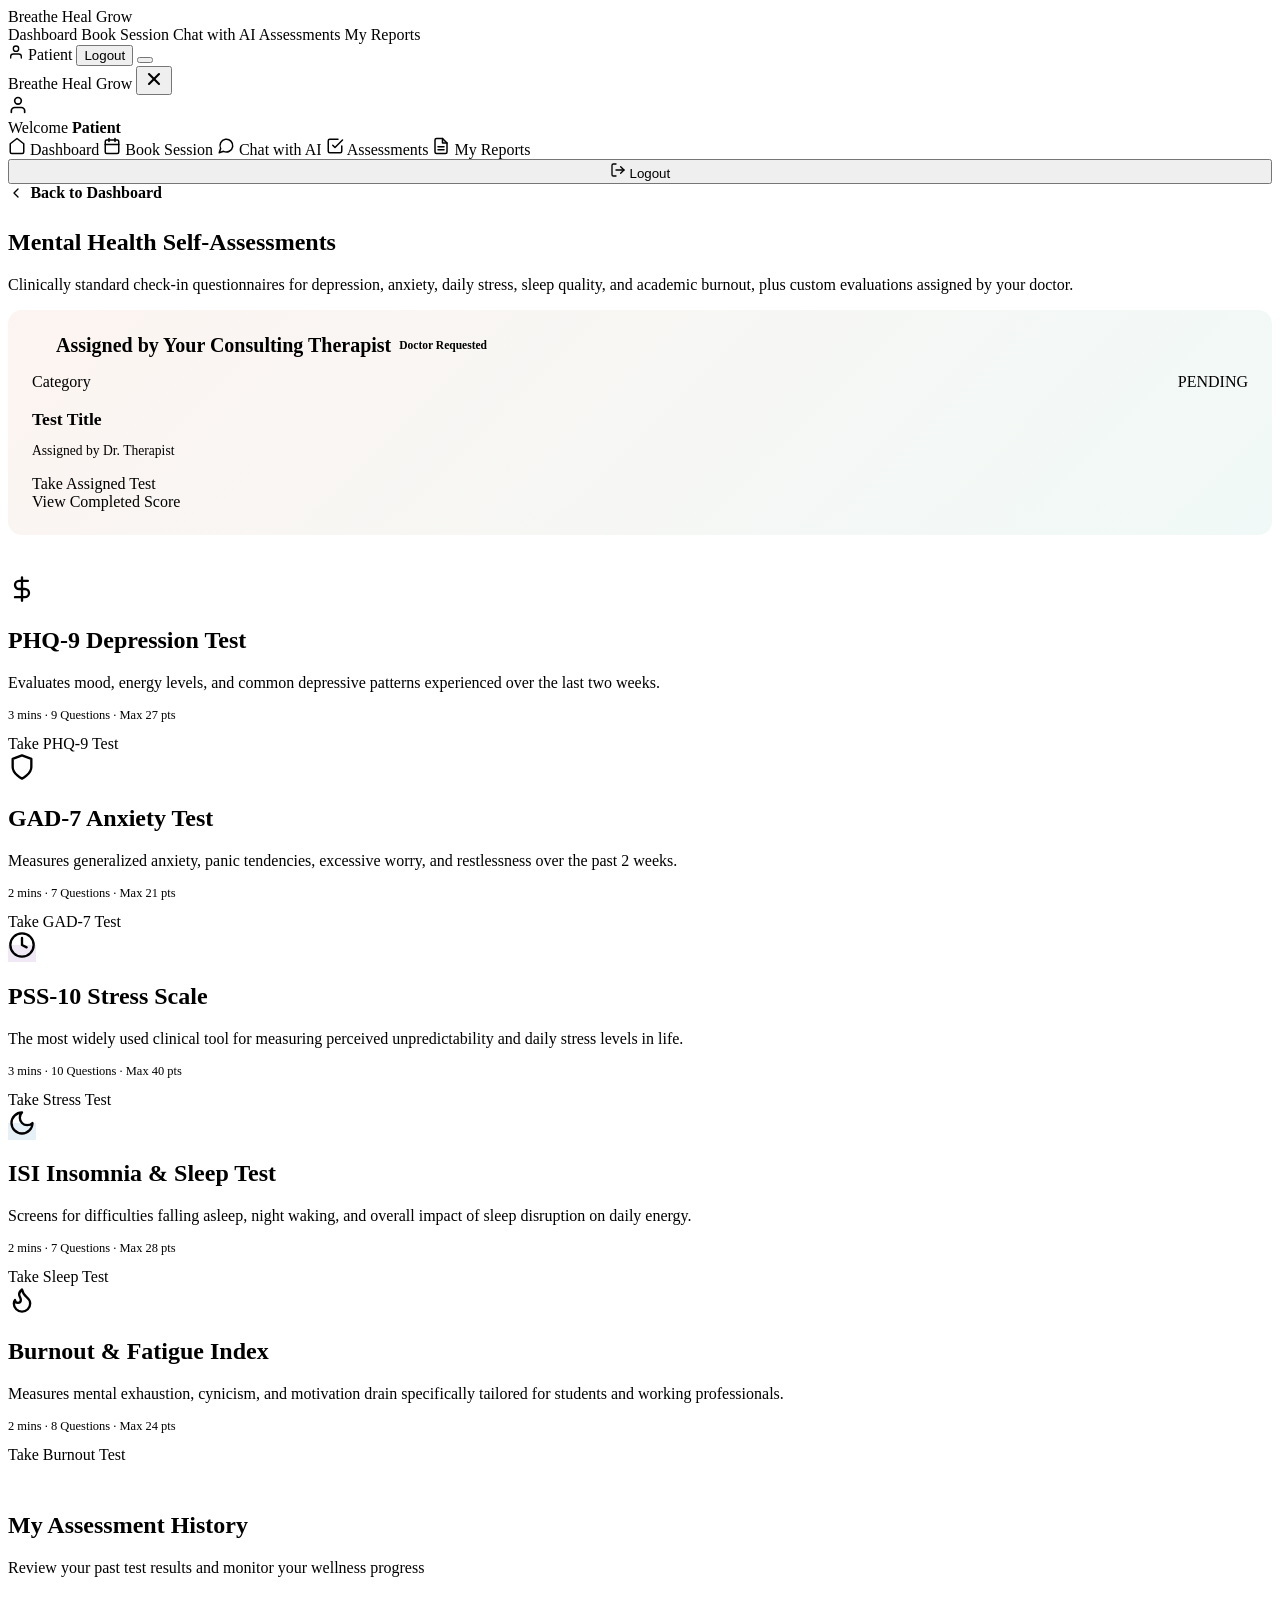
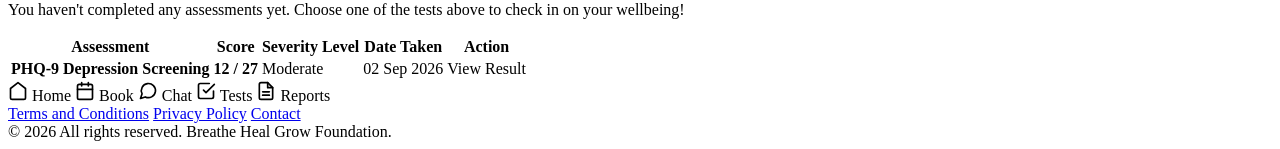
<file: src/main/resources/templates/assessments.html>
<!DOCTYPE html>
<html lang="en" xmlns:th="http://www.thymeleaf.org">
<head>
  <meta charset="UTF-8" />
  <meta name="viewport" content="width=device-width, initial-scale=1.0" />
  <title>Mental Health Self-Assessments — Breathe Heal Grow</title>
  <meta name="description" content="Take clinically validated self-assessments (PHQ-9, GAD-7, PSS-10, ISI, Burnout) to check in with your mental wellbeing." />
  <link rel="stylesheet" th:href="@{/css/styles.css(v='3.1')}" />
  <script th:src="@{/js/lucide.min.js}"></script>
</head>
<body class="has-bottom-nav">

  <!-- ===== HEADER ===== -->
  <header class="site-header">
    <div class="site-header__inner">
      <a th:href="@{/}" class="wordmark" aria-label="Breathe Heal Grow home">
        <span>Breathe</span>
        <span>Heal</span>
        <span>Grow</span>
      </a>
      <nav class="site-nav">
        <a th:href="@{/dashboard}">Dashboard</a>
        <a th:href="@{/appointments/book}">Book Session</a>
        <a th:href="@{/chat}">Chat with AI</a>
        <a th:href="@{/assessments}" class="active">Assessments</a>
        <a th:href="@{/reports}">My Reports</a>
      </nav>
      <div class="header-actions">
        <span class="user-greeting">
          <svg xmlns="http://www.w3.org/2000/svg" width="16" height="16" viewBox="0 0 24 24" fill="none" stroke="currentColor" stroke-width="2" stroke-linecap="round" stroke-linejoin="round"><path d="M20 21v-2a4 4 0 0 0-4-4H8a4 4 0 0 0-4 4v2"/><circle cx="12" cy="7" r="4"/></svg>
          <span th:text="${userName}">Patient</span>
        </span>
        <form th:action="@{/logout}" method="post" style="display:inline;">
          <input type="hidden" th:name="${_csrf.parameterName}" th:value="${_csrf.token}" />
          <button type="submit" class="btn btn-outline-coral btn-sm">Logout</button>
        </form>
        <button type="button" class="nav-toggle" id="navToggle" aria-label="Open navigation menu" aria-expanded="false">
          <span class="nav-toggle__bar"></span>
          <span class="nav-toggle__bar"></span>
          <span class="nav-toggle__bar"></span>
        </button>
      </div>
    </div>
  </header>

  <!-- ===== MOBILE NAV BACKDROP & DRAWER ===== -->
  <div class="mobile-nav-backdrop" id="mobileNavBackdrop"></div>
  <aside class="mobile-nav-drawer" id="mobileNavDrawer" aria-hidden="true">
    <div class="mobile-nav-drawer__header">
      <a th:href="@{/}" class="wordmark" aria-label="Breathe Heal Grow home">
        <span>Breathe</span>
        <span>Heal</span>
        <span>Grow</span>
      </a>
      <button type="button" class="mobile-nav-close" id="mobileNavClose" aria-label="Close navigation menu">
        <svg width="20" height="20" viewBox="0 0 24 24" fill="none" stroke="currentColor" stroke-width="2.5" stroke-linecap="round" stroke-linejoin="round"><line x1="18" y1="6" x2="6" y2="18"></line><line x1="6" y1="6" x2="18" y2="18"></line></svg>
      </button>
    </div>
    <div class="mobile-nav-drawer__user" th:if="${userName != null}">
      <div class="mobile-user-avatar">
        <svg width="20" height="20" viewBox="0 0 24 24" fill="none" stroke="currentColor" stroke-width="2" stroke-linecap="round" stroke-linejoin="round"><path d="M20 21v-2a4 4 0 0 0-4-4H8a4 4 0 0 0-4 4v2"/><circle cx="12" cy="7" r="4"/></svg>
      </div>
      <div class="mobile-user-info">
        <span class="mobile-user-label">Welcome</span>
        <strong class="mobile-user-name" th:text="${userName}">Patient</strong>
      </div>
    </div>
    <nav class="mobile-nav-drawer__links">
      <a th:href="@{/dashboard}" class="mobile-nav-link">
        <svg width="18" height="18" viewBox="0 0 24 24" fill="none" stroke="currentColor" stroke-width="2" stroke-linecap="round" stroke-linejoin="round"><path d="M3 9l9-7 9 7v11a2 2 0 0 1-2 2H5a2 2 0 0 1-2-2z"/></svg>
        <span>Dashboard</span>
      </a>
      <a th:href="@{/appointments/book}" class="mobile-nav-link">
        <svg width="18" height="18" viewBox="0 0 24 24" fill="none" stroke="currentColor" stroke-width="2" stroke-linecap="round" stroke-linejoin="round"><rect width="18" height="18" x="3" y="4" rx="2" ry="2"/><line x1="16" y1="2" x2="16" y2="6"/><line x1="8" y1="2" x2="8" y2="6"/><line x1="3" y1="10" x2="21" y2="10"/></svg>
        <span>Book Session</span>
      </a>
      <a th:href="@{/chat}" class="mobile-nav-link">
        <svg width="18" height="18" viewBox="0 0 24 24" fill="none" stroke="currentColor" stroke-width="2" stroke-linecap="round" stroke-linejoin="round"><path d="m3 21 1.9-5.7a8.5 8.5 0 1 1 3.8 3.8z"/></svg>
        <span>Chat with AI</span>
      </a>
      <a th:href="@{/assessments}" class="mobile-nav-link active">
        <svg width="18" height="18" viewBox="0 0 24 24" fill="none" stroke="currentColor" stroke-width="2" stroke-linecap="round" stroke-linejoin="round"><path d="M9 11l3 3L22 4"/><path d="M21 12v7a2 2 0 0 1-2 2H5a2 2 0 0 1-2-2V5a2 2 0 0 1 2-2h11"/></svg>
        <span>Assessments</span>
      </a>
      <a th:href="@{/reports}" class="mobile-nav-link">
        <svg width="18" height="18" viewBox="0 0 24 24" fill="none" stroke="currentColor" stroke-width="2" stroke-linecap="round" stroke-linejoin="round"><path d="M14 2H6a2 2 0 0 0-2 2v16a2 2 0 0 0 2 2h12a2 2 0 0 0 2-2V8z"/><polyline points="14 2 14 8 20 8"/><line x1="16" y1="13" x2="8" y2="13"/><line x1="16" y1="17" x2="8" y2="17"/></svg>
        <span>My Reports</span>
      </a>
    </nav>
    <div class="mobile-nav-drawer__footer">
      <form th:action="@{/logout}" method="post" style="width:100%;">
        <input type="hidden" th:name="${_csrf.parameterName}" th:value="${_csrf.token}" />
        <button type="submit" class="btn btn-outline-coral" style="width:100%; justify-content:center;">
          <svg width="16" height="16" viewBox="0 0 24 24" fill="none" stroke="currentColor" stroke-width="2" stroke-linecap="round" stroke-linejoin="round"><path d="M9 21H5a2 2 0 0 1-2-2V5a2 2 0 0 1 2-2h4"/><polyline points="16 17 21 12 16 7"/><line x1="21" y1="12" x2="9" y2="12"/></svg>
          <span>Logout</span>
        </button>
      </form>
    </div>
  </aside>

  <!-- ===== MAIN CONTENT ===== -->
  <main class="dashboard">
    <div class="container">

      <!-- Breadcrumb -->
      <div style="margin-bottom: 1.5rem;">
        <a th:href="@{/dashboard}" style="color:var(--teal); font-weight:600; display:inline-flex; align-items:center; gap:0.4rem;">
          <svg xmlns="http://www.w3.org/2000/svg" width="16" height="16" viewBox="0 0 24 24" fill="none" stroke="currentColor" stroke-width="2" stroke-linecap="round" stroke-linejoin="round"><path d="m15 18-6-6 6-6"/></svg>
          Back to Dashboard
        </a>
      </div>

      <!-- Welcome Banner -->
      <section class="dash-welcome fade-up">
        <div class="dash-welcome__text">
          <h1 class="dash-welcome__title">Mental Health Self-Assessments</h1>
          <p class="dash-welcome__desc">
            Clinically standard check-in questionnaires for depression, anxiety, daily stress, sleep quality, and academic burnout, plus custom evaluations assigned by your doctor.
          </p>
        </div>
      </section>

      <!-- Assigned Tests from Therapist -->
      <section th:if="${not #lists.isEmpty(assignedTests)}" class="fade-up" style="margin-bottom: 2.5rem; background: linear-gradient(135deg, rgba(245, 213, 200, 0.25), rgba(197, 232, 224, 0.25)); border: 1px solid var(--border); border-radius: 14px; padding: 1.5rem;">
        <div style="display:flex; justify-content:space-between; align-items:center; margin-bottom:1rem; flex-wrap:wrap; gap:0.5rem;">
          <h2 style="font-size:1.25rem; color:var(--teal); margin:0; display:flex; flex-wrap:wrap; align-items:center; gap:0.5rem;">
            <span style="display:inline-flex; align-items:center; gap:0.4rem;"><i data-lucide="bell" style="width:1.1rem; height:1.1rem;"></i> Assigned by Your Consulting Therapist</span>
            <span class="badge-confidential" style="font-size:0.72rem;">Doctor Requested</span>
          </h2>
        </div>

        <div style="display:grid; grid-template-columns: repeat(auto-fit, minmax(280px, 1fr)); gap:1rem;">
          <div th:each="assign : ${assignedTests}" class="dash-card" style="margin:0; border-top: 4px solid var(--coral);">
            <div style="display:flex; justify-content:space-between; align-items:flex-start; margin-bottom:0.5rem;">
              <span class="report-type-badge report-type-badge--behavioral" th:text="${assign.customTest.category}">Category</span>
              <span class="status-pill" th:classappend="'status-pill--' + ${#strings.toLowerCase(assign.status)}" th:text="${assign.status}">PENDING</span>
            </div>
            <h3 style="font-size:1.1rem; color:var(--teal); margin-bottom:0.4rem;" th:text="${assign.customTest.title}">Test Title</h3>
            <p style="font-size:0.85rem; color:var(--muted-foreground); margin-bottom:1rem;" th:text="'Assigned by Dr. ' + ${assign.assignedBy.name} + ' on ' + ${#temporals.format(assign.assignedAt, 'dd MMM yyyy')}">
              Assigned by Dr. Therapist
            </p>
            <div th:if="${assign.status == 'PENDING'}">
              <a th:href="@{/assessments/custom/{id}(id=${assign.id})}" class="btn btn-coral" style="width:100%;">
                Take Assigned Test <i data-lucide="arrow-right" class="icon-inline"></i>
              </a>
            </div>
            <div th:if="${assign.status == 'COMPLETED'}">
              <a th:href="@{/assessments/custom/{id}/result(id=${assign.id})}" class="btn btn-outline-coral" style="width:100%;">
                <i data-lucide="bar-chart-2" class="icon-inline"></i> View Completed Score
              </a>
            </div>
          </div>
        </div>
      </section>

      <!-- 5 Assessment Cards Grid -->
      <section class="assessments-grid fade-up fade-up-d1" style="margin-bottom: 3rem;">

        <!-- 1. PHQ-9 Card -->
        <article class="dash-card" style="border-top: 4px solid var(--teal);">
          <span class="dash-card__icon bg-mint text-teal">
            <svg xmlns="http://www.w3.org/2000/svg" width="28" height="28" viewBox="0 0 24 24" fill="none" stroke="currentColor" stroke-width="2" stroke-linecap="round" stroke-linejoin="round"><path d="M12 2v20M17 5H9.5a3.5 3.5 0 0 0 0 7h5a3.5 3.5 0 0 1 0 7H6"/></svg>
          </span>
          <h2 class="dash-card__title">PHQ-9 Depression Test</h2>
          <p class="dash-card__body">
            Evaluates mood, energy levels, and common depressive patterns experienced over the last two weeks.
          </p>
          <div style="font-size:0.78rem; color:var(--muted-foreground); margin-bottom:0.75rem;">
            <i data-lucide="clock" class="icon-inline"></i> 3 mins · 9 Questions · Max 27 pts
          </div>
          <a th:href="@{/assessments/take/PHQ9}" class="btn btn-teal dash-card__cta">Take PHQ-9 Test</a>
        </article>

        <!-- 2. GAD-7 Card -->
        <article class="dash-card" style="border-top: 4px solid var(--coral);">
          <span class="dash-card__icon bg-blush text-coral">
            <svg xmlns="http://www.w3.org/2000/svg" width="28" height="28" viewBox="0 0 24 24" fill="none" stroke="currentColor" stroke-width="2" stroke-linecap="round" stroke-linejoin="round"><path d="M12 22s8-4 8-10V5l-8-3-8 3v7c0 6 8 10 8 10z"/></svg>
          </span>
          <h2 class="dash-card__title">GAD-7 Anxiety Test</h2>
          <p class="dash-card__body">
            Measures generalized anxiety, panic tendencies, excessive worry, and restlessness over the past 2 weeks.
          </p>
          <div style="font-size:0.78rem; color:var(--muted-foreground); margin-bottom:0.75rem;">
            <i data-lucide="clock" class="icon-inline"></i> 2 mins · 7 Questions · Max 21 pts
          </div>
          <a th:href="@{/assessments/take/GAD7}" class="btn btn-coral dash-card__cta">Take GAD-7 Test</a>
        </article>

        <!-- 3. PSS-10 Stress Scale -->
        <article class="dash-card" style="border-top: 4px solid var(--violet);">
          <span class="dash-card__icon" style="background-color: rgba(142,68,173,0.12); color: var(--violet);">
            <svg xmlns="http://www.w3.org/2000/svg" width="28" height="28" viewBox="0 0 24 24" fill="none" stroke="currentColor" stroke-width="2" stroke-linecap="round" stroke-linejoin="round"><circle cx="12" cy="12" r="10"/><path d="M12 6v6l4 2"/></svg>
          </span>
          <h2 class="dash-card__title">PSS-10 Stress Scale</h2>
          <p class="dash-card__body">
            The most widely used clinical tool for measuring perceived unpredictability and daily stress levels in life.
          </p>
          <div style="font-size:0.78rem; color:var(--muted-foreground); margin-bottom:0.75rem;">
            <i data-lucide="clock" class="icon-inline"></i> 3 mins · 10 Questions · Max 40 pts
          </div>
          <a th:href="@{/assessments/take/PSS10}" class="btn btn-violet dash-card__cta">Take Stress Test</a>
        </article>

        <!-- 4. ISI Sleep & Insomnia -->
        <article class="dash-card" style="border-top: 4px solid var(--ocean);">
          <span class="dash-card__icon" style="background-color: rgba(41,128,185,0.12); color: var(--ocean);">
            <svg xmlns="http://www.w3.org/2000/svg" width="28" height="28" viewBox="0 0 24 24" fill="none" stroke="currentColor" stroke-width="2" stroke-linecap="round" stroke-linejoin="round"><path d="M12 3a6 6 0 0 0 9 9 9 9 0 1 1-9-9Z"/></svg>
          </span>
          <h2 class="dash-card__title">ISI Insomnia & Sleep Test</h2>
          <p class="dash-card__body">
            Screens for difficulties falling asleep, night waking, and overall impact of sleep disruption on daily energy.
          </p>
          <div style="font-size:0.78rem; color:var(--muted-foreground); margin-bottom:0.75rem;">
            <i data-lucide="clock" class="icon-inline"></i> 2 mins · 7 Questions · Max 28 pts
          </div>
          <a th:href="@{/assessments/take/ISI}" class="btn btn-ocean dash-card__cta">Take Sleep Test</a>
        </article>

        <!-- 5. Burnout Index -->
        <article class="dash-card" style="border-top: 4px solid var(--gold);">
          <span class="dash-card__icon bg-sand text-gold">
            <svg xmlns="http://www.w3.org/2000/svg" width="28" height="28" viewBox="0 0 24 24" fill="none" stroke="currentColor" stroke-width="2" stroke-linecap="round" stroke-linejoin="round"><path d="M8.5 14.5A2.5 2.5 0 0 0 11 12c0-1.38-.5-2-1-3-1.072-2.143-.224-4.054 2-6 .5 2.5 2 4.9 4 6.5 2 1.6 3 3.5 3 5.5a7 7 0 1 1-14 0c0-1.153.433-2.294 1-3a2.5 2.5 0 0 0 2.5 2.5z"/></svg>
          </span>
          <h2 class="dash-card__title">Burnout & Fatigue Index</h2>
          <p class="dash-card__body">
            Measures mental exhaustion, cynicism, and motivation drain specifically tailored for students and working professionals.
          </p>
          <div style="font-size:0.78rem; color:var(--muted-foreground); margin-bottom:0.75rem;">
            <i data-lucide="clock" class="icon-inline"></i> 2 mins · 8 Questions · Max 24 pts
          </div>
          <a th:href="@{/assessments/take/BURNOUT}" class="btn btn-gold dash-card__cta">Take Burnout Test</a>
        </article>

      </section>

      <!-- Past Assessments History Section -->
      <section class="appointments-section fade-up">
        <div class="section-header" style="margin-bottom: 1.5rem;">
          <div class="section-header__text">
            <h2 class="section-header__title">My Assessment History</h2>
            <p class="section-header__desc">Review your past test results and monitor your wellness progress</p>
          </div>
        </div>

        <!-- Empty State -->
        <div th:if="${#lists.isEmpty(assessments)}" class="empty-state-card">
          <p>You haven't completed any assessments yet. Choose one of the tests above to check in on your wellbeing!</p>
        </div>

        <!-- Table -->
        <div th:if="${not #lists.isEmpty(assessments)}" class="table-container">
          <table class="custom-table custom-table--cards">
            <thead>
              <tr>
                <th>Assessment</th>
                <th>Score</th>
                <th>Severity Level</th>
                <th>Date Taken</th>
                <th>Action</th>
              </tr>
            </thead>
            <tbody>
              <tr th:each="a : ${assessments}">
                <td class="card-main-title" data-label="Assessment">
                  <strong th:text="${a.type.displayName}">PHQ-9 Depression Screening</strong>
                </td>
                <td data-label="Score">
                  <span th:text="${a.totalScore} + ' / ' + ${a.type.maxScore}" style="font-weight:700; color:var(--teal);">12 / 27</span>
                </td>
                <td data-label="Severity Level">
                  <span class="status-pill status-pill--pending" th:text="${a.severity}">Moderate</span>
                </td>
                <td data-label="Date Taken">
                  <span th:text="${#temporals.format(a.createdAt, 'dd MMM yyyy, hh:mm a')}">02 Sep 2026</span>
                </td>
                <td class="card-action-cell" data-label="Action">
                  <a th:href="@{/assessments/result/{id}(id=${a.id})}" class="btn btn-outline-coral btn-sm">View Result</a>
                </td>
              </tr>
            </tbody>
          </table>
        </div>
      </section>

    </div>
  </main>

  <!-- ===== MOBILE BOTTOM NAVIGATION BAR ===== -->
  <nav class="mobile-bottom-nav" aria-label="Quick mobile navigation">
    <a th:href="@{/dashboard}" class="mobile-bottom-nav__item">
      <svg width="20" height="20" viewBox="0 0 24 24" fill="none" stroke="currentColor" stroke-width="2" stroke-linecap="round" stroke-linejoin="round"><path d="M3 9l9-7 9 7v11a2 2 0 0 1-2 2H5a2 2 0 0 1-2-2z"/></svg>
      <span>Home</span>
    </a>
    <a th:href="@{/appointments/book}" class="mobile-bottom-nav__item">
      <svg width="20" height="20" viewBox="0 0 24 24" fill="none" stroke="currentColor" stroke-width="2" stroke-linecap="round" stroke-linejoin="round"><rect width="18" height="18" x="3" y="4" rx="2" ry="2"/><line x1="16" y1="2" x2="16" y2="6"/><line x1="8" y1="2" x2="8" y2="6"/><line x1="3" y1="10" x2="21" y2="10"/></svg>
      <span>Book</span>
    </a>
    <a th:href="@{/chat}" class="mobile-bottom-nav__item">
      <svg width="20" height="20" viewBox="0 0 24 24" fill="none" stroke="currentColor" stroke-width="2" stroke-linecap="round" stroke-linejoin="round"><path d="m3 21 1.9-5.7a8.5 8.5 0 1 1 3.8 3.8z"/></svg>
      <span>Chat</span>
    </a>
    <a th:href="@{/assessments}" class="mobile-bottom-nav__item active">
      <svg width="20" height="20" viewBox="0 0 24 24" fill="none" stroke="currentColor" stroke-width="2" stroke-linecap="round" stroke-linejoin="round"><path d="M9 11l3 3L22 4"/><path d="M21 12v7a2 2 0 0 1-2 2H5a2 2 0 0 1-2-2V5a2 2 0 0 1 2-2h11"/></svg>
      <span>Tests</span>
    </a>
    <a th:href="@{/reports}" class="mobile-bottom-nav__item">
      <svg width="20" height="20" viewBox="0 0 24 24" fill="none" stroke="currentColor" stroke-width="2" stroke-linecap="round" stroke-linejoin="round"><path d="M14 2H6a2 2 0 0 0-2 2v16a2 2 0 0 0 2 2h12a2 2 0 0 0 2-2V8z"/><polyline points="14 2 14 8 20 8"/><line x1="16" y1="13" x2="8" y2="13"/><line x1="16" y1="17" x2="8" y2="17"/></svg>
      <span>Reports</span>
    </a>
  </nav>

  <!-- ===== FOOTER ===== -->
  <footer>
    <div class="footer-links">
      <div class="footer-links__inner">
        <a href="#">Terms and Conditions</a>
        <a href="#">Privacy Policy</a>
        <a href="#">Contact</a>
      </div>
    </div>
    <div class="footer-bar">© 2026 All rights reserved. Breathe Heal Grow Foundation.</div>
  </footer>

  <!-- Navigation & Mobile Drawer Script -->
  <script th:src="@{/js/navigation.js}"></script>
</body>
</html>
</file>
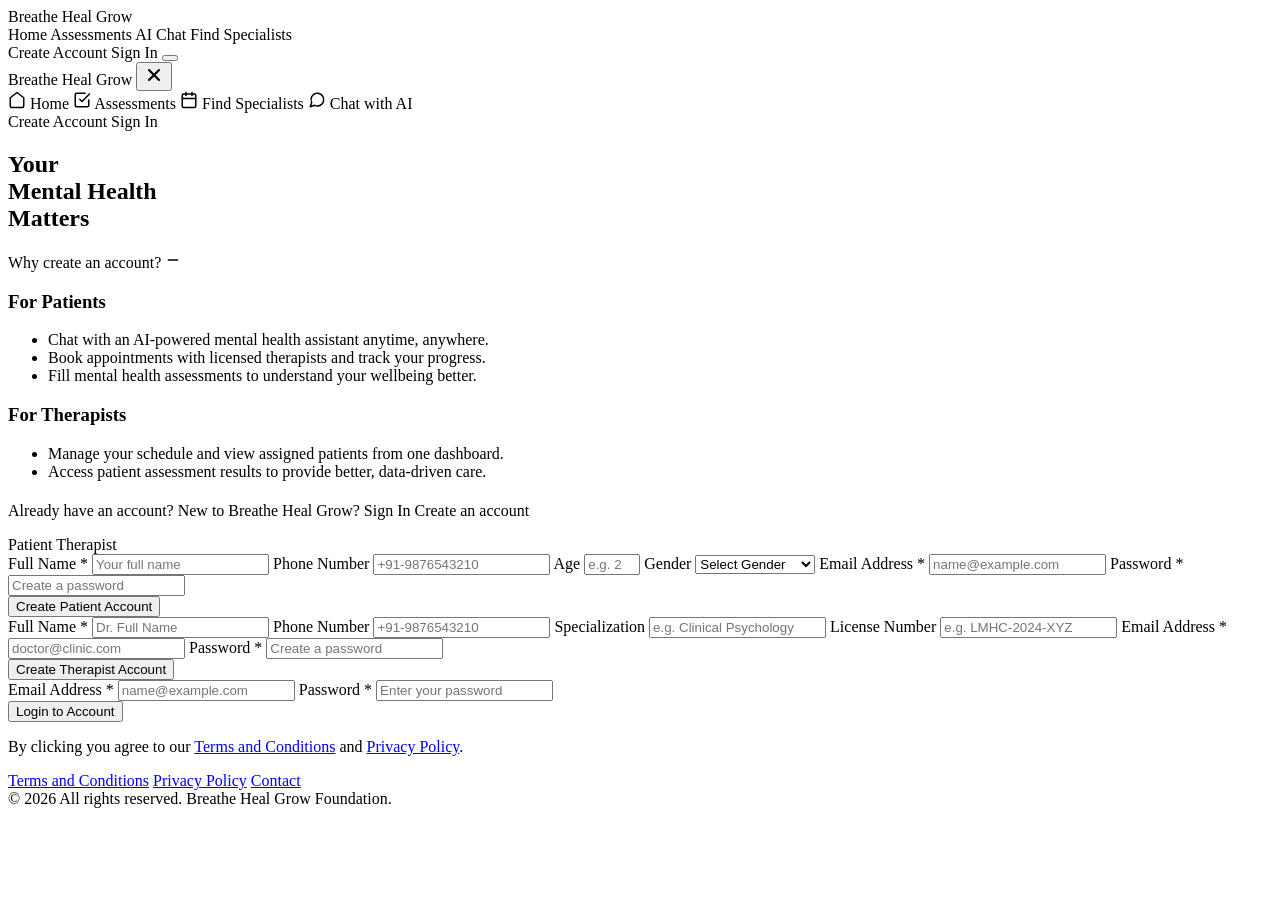
<file: src/main/resources/templates/auth.html>
<!DOCTYPE html>
<html lang="en" xmlns:th="http://www.thymeleaf.org">
<head>
  <meta charset="UTF-8" />
  <meta name="viewport" content="width=device-width, initial-scale=1.0" />
  <title>Login or Create an Account — Breathe Heal Grow</title>
  <meta name="description" content="Sign in or create your Breathe Heal Grow account to access therapists, AI chat and mental health assessments." />
  <link rel="stylesheet" th:href="@{/css/styles.css}" />
  <script th:src="@{/js/lucide.min.js}"></script>
</head>
<body>

  <!-- ===== HEADER ===== -->
  <header class="site-header">
    <div class="site-header__inner">
      <a th:href="@{/}" class="wordmark" aria-label="Breathe Heal Grow home">
        <span>Breathe</span>
        <span>Heal</span>
        <span>Grow</span>
      </a>
      <nav class="site-nav">
        <a th:href="@{/}">Home</a>
        <a th:href="@{/assessments}">Assessments</a>
        <a th:href="@{/chat}">AI Chat</a>
        <a th:href="@{/appointments/book}">Find Specialists</a>
      </nav>
      <div class="header-actions">
        <a th:if="${mode == 'login'}" th:href="@{/auth(mode='register', role=${role})}" class="btn btn-coral">Create Account</a>
        <a th:if="${mode != 'login'}" th:href="@{/auth(mode='login', role=${role})}" class="btn btn-teal">Sign In</a>
        <button type="button" class="nav-toggle" id="navToggle" aria-label="Open navigation menu" aria-expanded="false">
          <span class="nav-toggle__bar"></span>
          <span class="nav-toggle__bar"></span>
          <span class="nav-toggle__bar"></span>
        </button>
      </div>
    </div>
  </header>

  <!-- ===== MOBILE NAV BACKDROP & DRAWER ===== -->
  <div class="mobile-nav-backdrop" id="mobileNavBackdrop"></div>
  <aside class="mobile-nav-drawer" id="mobileNavDrawer" aria-hidden="true">
    <div class="mobile-nav-drawer__header">
      <a th:href="@{/}" class="wordmark" aria-label="Breathe Heal Grow home">
        <span>Breathe</span>
        <span>Heal</span>
        <span>Grow</span>
      </a>
      <button type="button" class="mobile-nav-close" id="mobileNavClose" aria-label="Close navigation menu">
        <svg width="20" height="20" viewBox="0 0 24 24" fill="none" stroke="currentColor" stroke-width="2.5" stroke-linecap="round" stroke-linejoin="round"><line x1="18" y1="6" x2="6" y2="18"></line><line x1="6" y1="6" x2="18" y2="18"></line></svg>
      </button>
    </div>
    <nav class="mobile-nav-drawer__links">
      <a th:href="@{/}" class="mobile-nav-link">
        <svg width="18" height="18" viewBox="0 0 24 24" fill="none" stroke="currentColor" stroke-width="2" stroke-linecap="round" stroke-linejoin="round"><path d="M3 9l9-7 9 7v11a2 2 0 0 1-2 2H5a2 2 0 0 1-2-2z"/></svg>
        <span>Home</span>
      </a>
      <a th:href="@{/assessments}" class="mobile-nav-link">
        <svg width="18" height="18" viewBox="0 0 24 24" fill="none" stroke="currentColor" stroke-width="2" stroke-linecap="round" stroke-linejoin="round"><path d="M9 11l3 3L22 4"/><path d="M21 12v7a2 2 0 0 1-2 2H5a2 2 0 0 1-2-2V5a2 2 0 0 1 2-2h11"/></svg>
        <span>Assessments</span>
      </a>
      <a th:href="@{/appointments/book}" class="mobile-nav-link">
        <svg width="18" height="18" viewBox="0 0 24 24" fill="none" stroke="currentColor" stroke-width="2" stroke-linecap="round" stroke-linejoin="round"><rect width="18" height="18" x="3" y="4" rx="2" ry="2"/><line x1="16" y1="2" x2="16" y2="6"/><line x1="8" y1="2" x2="8" y2="6"/><line x1="3" y1="10" x2="21" y2="10"/></svg>
        <span>Find Specialists</span>
      </a>
      <a th:href="@{/chat}" class="mobile-nav-link">
        <svg width="18" height="18" viewBox="0 0 24 24" fill="none" stroke="currentColor" stroke-width="2" stroke-linecap="round" stroke-linejoin="round"><path d="m3 21 1.9-5.7a8.5 8.5 0 1 1 3.8 3.8z"/></svg>
        <span>Chat with AI</span>
      </a>
    </nav>
    <div class="mobile-nav-drawer__footer">
      <a th:if="${mode == 'login'}" th:href="@{/auth(mode='register', role=${role})}" class="btn btn-coral" style="width:100%; justify-content:center;">Create Account</a>
      <a th:if="${mode != 'login'}" th:href="@{/auth(mode='login', role=${role})}" class="btn btn-teal" style="width:100%; justify-content:center;">Sign In</a>
    </div>
  </aside>

  <!-- ===== TOAST NOTIFICATIONS ===== -->
  <div th:if="${success}" class="toast toast--success show" th:text="${success}"></div>
  <div th:if="${error}" class="toast toast--error show" th:text="${error}"></div>

  <!-- ===== AUTH LAYOUT ===== -->
  <div class="auth-layout">

    <!-- Info Sidebar -->
    <aside class="auth-sidebar">
      <h2 class="auth-sidebar__title">Your<br/>Mental Health<br/>Matters</h2>

      <div class="faq-bar">
        <span>Why create an account?</span>
        <svg xmlns="http://www.w3.org/2000/svg" width="16" height="16" viewBox="0 0 24 24" fill="none" stroke="currentColor" stroke-width="2" stroke-linecap="round" stroke-linejoin="round"><line x1="5" y1="12" x2="19" y2="12"/></svg>
      </div>

      <h3 class="faq-heading">For Patients</h3>
      <ul class="faq-list">
        <li>Chat with an AI-powered mental health assistant anytime, anywhere.</li>
        <li>Book appointments with licensed therapists and track your progress.</li>
        <li>Fill mental health assessments to understand your wellbeing better.</li>
      </ul>

      <h3 class="faq-heading">For Therapists</h3>
      <ul class="faq-list">
        <li>Manage your schedule and view assigned patients from one dashboard.</li>
        <li>Access patient assessment results to provide better, data-driven care.</li>
      </ul>
    </aside>

    <!-- Form Panel -->
    <main class="auth-form-panel">
      <div class="auth-form-panel__inner fade-up">

        <!-- Title -->
        <h1 class="auth-form-panel__title"
            th:text="${mode == 'login'} ? 'Login to your account' : 'Create an account'"></h1>

        <!-- Toggle link -->
        <p class="auth-form-panel__subtitle">
          <span th:if="${mode != 'login'}">Already have an account? </span>
          <span th:if="${mode == 'login'}">New to Breathe Heal Grow? </span>
          <a th:if="${mode != 'login'}" th:href="@{/auth(mode='login', role=${role})}">Sign In</a>
          <a th:if="${mode == 'login'}" th:href="@{/auth(mode='register', role=${role})}">Create an account</a>
        </p>

        <!-- Role Tabs -->
        <div class="role-tabs">
          <a th:href="@{/auth(mode=${mode}, role='patient')}"
             class="role-tab"
             th:classappend="${role != 'therapist'} ? 'active' : ''">Patient</a>
          <a th:href="@{/auth(mode=${mode}, role='therapist')}"
             class="role-tab"
             th:classappend="${role == 'therapist'} ? 'active' : ''">Therapist</a>
        </div>

        <!-- =========================================
             REGISTER FORMS
             ========================================= -->
        <div th:if="${mode != 'login'}">

          <!-- Patient Register -->
          <form th:if="${role != 'therapist'}" th:action="@{/auth/patient/register}" th:object="${patient}" method="post">
            <input type="hidden" th:name="${_csrf.parameterName}" th:value="${_csrf.token}" />
            <div class="form-grid form-grid--2col">
              <label class="field">
                <span class="field-label">Full Name *</span>
                <input type="text" th:field="*{name}" class="field-input" placeholder="Your full name" required />
              </label>
              <label class="field">
                <span class="field-label">Phone Number</span>
                <input type="tel" th:field="*{phoneNumber}" class="field-input" placeholder="+91-9876543210" />
              </label>
              <label class="field">
                <span class="field-label">Age</span>
                <input type="number" th:field="*{age}" class="field-input" placeholder="e.g. 24" min="10" max="100" />
              </label>
              <label class="field">
                <span class="field-label">Gender</span>
                <select th:field="*{gender}" class="field-input field-select">
                  <option value="">Select Gender</option>
                  <option value="Male">Male</option>
                  <option value="Female">Female</option>
                  <option value="Non-Binary">Non-Binary</option>
                  <option value="Prefer not to say">Prefer not to say</option>
                </select>
              </label>
              <label class="field">
                <span class="field-label">Email Address *</span>
                <input type="email" th:field="*{email}" class="field-input" placeholder="name@example.com" required />
              </label>
              <label class="field">
                <span class="field-label">Password *</span>
                <input type="password" th:field="*{password}" class="field-input" placeholder="Create a password" required />
              </label>
            </div>
            <button type="submit" class="btn btn-coral form-submit">Create Patient Account</button>
          </form>

          <!-- Therapist Register -->
          <form th:if="${role == 'therapist'}" th:action="@{/auth/therapist/register}" th:object="${therapist}" method="post">
            <input type="hidden" th:name="${_csrf.parameterName}" th:value="${_csrf.token}" />
            <div class="form-grid form-grid--2col">
              <label class="field">
                <span class="field-label">Full Name *</span>
                <input type="text" th:field="*{name}" class="field-input" placeholder="Dr. Full Name" required />
              </label>
              <label class="field">
                <span class="field-label">Phone Number</span>
                <input type="tel" th:field="*{phoneNumber}" class="field-input" placeholder="+91-9876543210" />
              </label>
              <label class="field">
                <span class="field-label">Specialization</span>
                <input type="text" th:field="*{specialization}" class="field-input" placeholder="e.g. Clinical Psychology" />
              </label>
              <label class="field">
                <span class="field-label">License Number</span>
                <input type="text" th:field="*{licenseNumber}" class="field-input" placeholder="e.g. LMHC-2024-XYZ" />
              </label>
              <label class="field">
                <span class="field-label">Email Address *</span>
                <input type="email" th:field="*{email}" class="field-input" placeholder="doctor@clinic.com" required />
              </label>
              <label class="field">
                <span class="field-label">Password *</span>
                <input type="password" th:field="*{password}" class="field-input" placeholder="Create a password" required />
              </label>
            </div>
            <button type="submit" class="btn btn-coral form-submit">Create Therapist Account</button>
          </form>
        </div>

        <!-- =========================================
             LOGIN FORM (Spring Security handles POST /auth/login)
             ========================================= -->
        <form th:if="${mode == 'login'}" th:action="@{/auth/login}" method="post">
          <input type="hidden" th:name="${_csrf.parameterName}" th:value="${_csrf.token}" />
          <div class="form-grid form-grid--2col">
            <label class="field">
              <span class="field-label">Email Address *</span>
              <input type="email" name="email" class="field-input" placeholder="name@example.com" required />
            </label>
            <label class="field">
              <span class="field-label">Password *</span>
              <input type="password" name="password" class="field-input" placeholder="Enter your password" required />
            </label>
          </div>
          <button type="submit" class="btn btn-coral form-submit">Login to Account</button>
        </form>

        <p class="form-legal">
          By clicking <span th:text="${mode == 'login'} ? 'Login to Account' : 'Create Account'"></span> you agree to our
          <a href="#">Terms and Conditions</a> and <a href="#">Privacy Policy</a>.
        </p>
      </div>
    </main>
  </div>

  <!-- ===== FOOTER ===== -->
  <footer>
    <div class="footer-links">
      <div class="footer-links__inner">
        <a href="#">Terms and Conditions</a>
        <a href="#">Privacy Policy</a>
        <a href="#">Contact</a>
      </div>
    </div>
    <div class="footer-bar">© 2026 All rights reserved. Breathe Heal Grow Foundation.</div>
  </footer>

  <!-- Navigation Script for mobile drawer -->
  <script th:src="@{/js/navigation.js}"></script>

  <!-- Auto-hide toast -->
  <script th:if="${success} or ${error}">
    setTimeout(function() {
      var t = document.querySelector('.toast');
      if (t) t.classList.remove('show');
    }, 3500);
  </script>

</body>
</html>
</file>
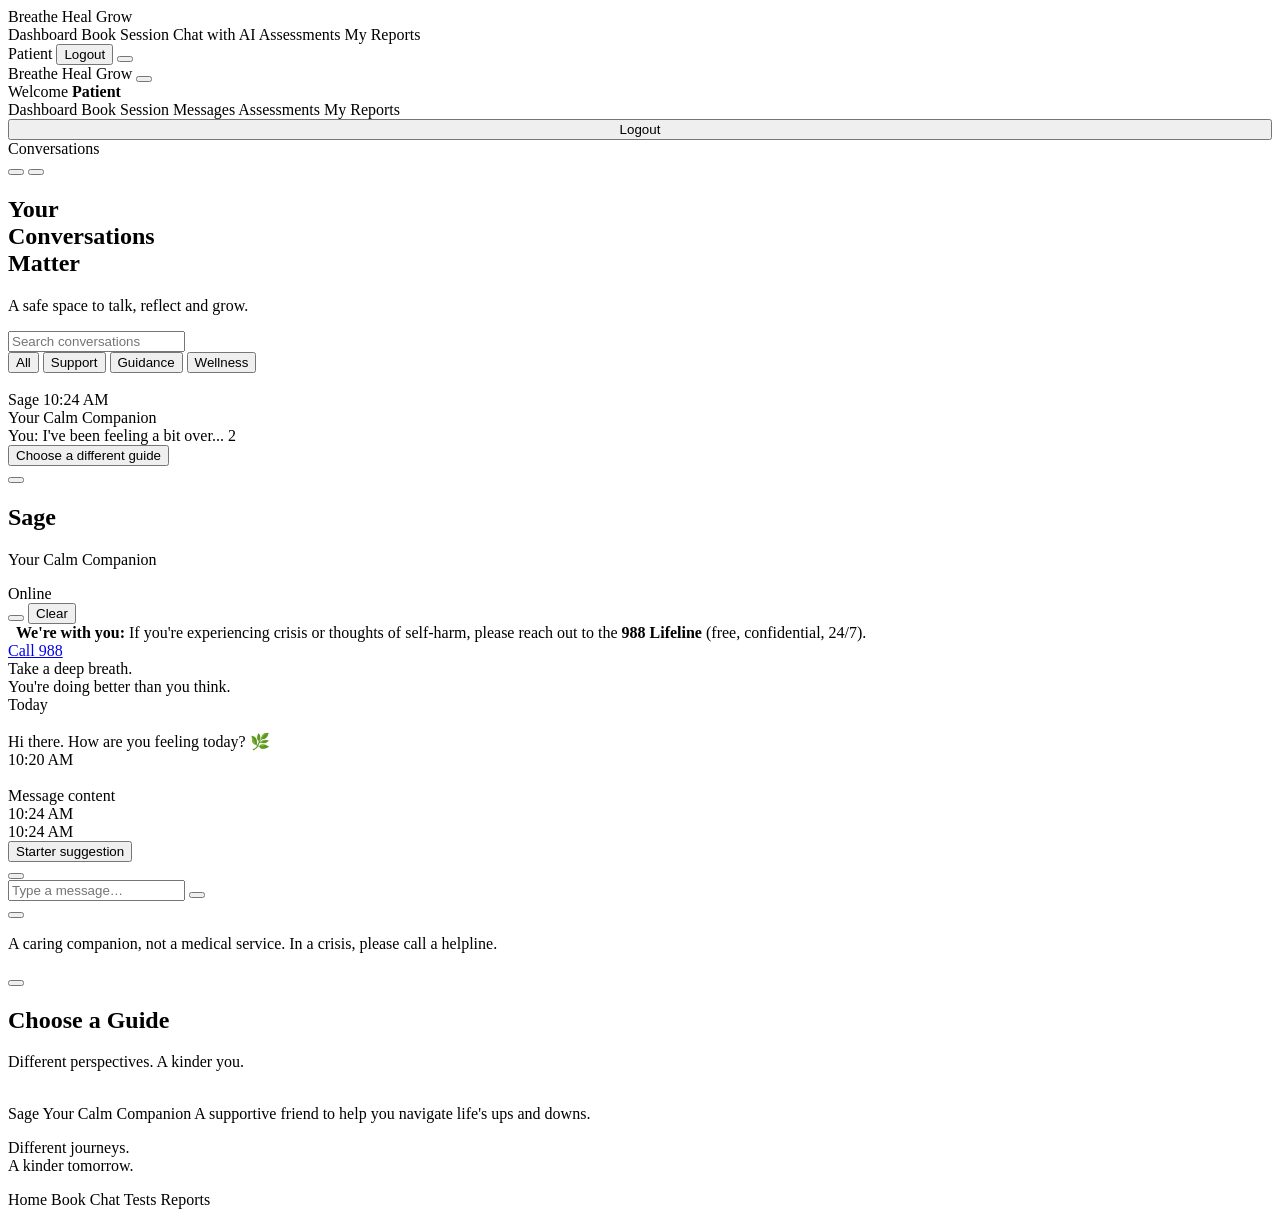
<file: src/main/resources/templates/chat.html>
<!DOCTYPE html>
<html lang="en" xmlns:th="http://www.thymeleaf.org">
<head>
  <meta charset="UTF-8" />
  <meta name="viewport" content="width=device-width, initial-scale=1.0" />
  <title th:text="'Your Conversations Matter — Chat with ' + ${currentPersona.displayName} + ' | Breathe Heal Grow'">Messages | Breathe Heal Grow</title>
  <meta name="description" content="Chat with a caring guide any time. A safe space to talk, reflect and grow with Breathe Heal Grow." />
  <link rel="stylesheet" th:href="@{/css/styles.css(v='3.1')}" />
  <script th:src="@{/js/lucide.min.js}"></script>
</head>
<body class="bhg-chat-page-body has-bottom-nav">

  <!-- ===== SITE HEADER ===== -->
  <header class="site-header">
    <div class="site-header__inner">
      <a th:href="@{/}" class="wordmark" aria-label="Breathe Heal Grow home">
        <span>Breathe</span>
        <span>Heal</span>
        <span>Grow</span>
      </a>
      <nav class="site-nav">
        <a th:href="@{/dashboard}">Dashboard</a>
        <a th:href="@{/appointments/book}">Book Session</a>
        <a th:href="@{/chat}" class="active">Chat with AI</a>
        <a th:href="@{/assessments}">Assessments</a>
        <a th:href="@{/reports}">My Reports</a>
      </nav>
      <div class="header-actions">
        <span class="user-greeting">
          <i data-lucide="user" class="icon-inline"></i>
          <span th:text="${userName ?: 'Patient'}">Patient</span>
        </span>
        <form th:action="@{/logout}" method="post" style="display:inline;">
          <input type="hidden" th:name="${_csrf.parameterName}" th:value="${_csrf.token}" />
          <button type="submit" class="btn btn-outline-coral btn-sm">Logout</button>
        </form>
        <button type="button" class="nav-toggle" id="navToggle" aria-label="Open navigation menu" aria-expanded="false">
          <span class="nav-toggle__bar"></span>
          <span class="nav-toggle__bar"></span>
          <span class="nav-toggle__bar"></span>
        </button>
      </div>
    </div>
  </header>

  <!-- ===== MOBILE NAV BACKDROP & DRAWER ===== -->
  <div class="mobile-nav-backdrop" id="mobileNavBackdrop"></div>
  <aside class="mobile-nav-drawer" id="mobileNavDrawer" aria-hidden="true">
    <div class="mobile-nav-drawer__header">
      <a th:href="@{/}" class="wordmark" aria-label="Breathe Heal Grow home">
        <span>Breathe</span>
        <span>Heal</span>
        <span>Grow</span>
      </a>
      <button type="button" class="mobile-nav-close" id="mobileNavClose" aria-label="Close navigation menu">
        <i data-lucide="x"></i>
      </button>
    </div>
    <div class="mobile-nav-drawer__user" th:if="${userName != null}">
      <div class="mobile-user-avatar">
        <i data-lucide="user"></i>
      </div>
      <div class="mobile-user-info">
        <span class="mobile-user-label">Welcome</span>
        <strong class="mobile-user-name" th:text="${userName}">Patient</strong>
      </div>
    </div>
    <nav class="mobile-nav-drawer__links">
      <a th:href="@{/dashboard}" class="mobile-nav-link">
        <i data-lucide="home"></i>
        <span>Dashboard</span>
      </a>
      <a th:href="@{/appointments/book}" class="mobile-nav-link">
        <i data-lucide="calendar"></i>
        <span>Book Session</span>
      </a>
      <a th:href="@{/chat}" class="mobile-nav-link active">
        <i data-lucide="message-circle"></i>
        <span>Messages</span>
      </a>
      <a th:href="@{/assessments}" class="mobile-nav-link">
        <i data-lucide="check-square"></i>
        <span>Assessments</span>
      </a>
      <a th:href="@{/reports}" class="mobile-nav-link">
        <i data-lucide="file-text"></i>
        <span>My Reports</span>
      </a>
    </nav>
    <div class="mobile-nav-drawer__footer">
      <form th:action="@{/logout}" method="post" style="width:100%;">
        <input type="hidden" th:name="${_csrf.parameterName}" th:value="${_csrf.token}" />
        <button type="submit" class="btn btn-outline-coral" style="width:100%; justify-content:center;">
          <i data-lucide="log-out"></i>
          <span>Logout</span>
        </button>
      </form>
    </div>
  </aside>

  <!-- ===== BREATHE HEAL GROW CHAT APPLICATION ===== -->
  <main class="bhg-chat-app-wrapper" id="chatAppWrapper" data-mobile-view="chat">

    <!-- 1. LEFT SIDEBAR: CONVERSATION LIST -->
    <aside class="bhg-chat-aside" id="chatAside">
      <div class="bhg-aside-header">
        <div class="bhg-aside-top-row">
          <span class="bhg-aside-badge">
            <i data-lucide="messages-square" class="icon-inline"></i> Conversations
          </span>
          <div class="bhg-aside-top-icons">
            <button type="button" class="bhg-aside-icon-btn" title="Search guides" onclick="document.getElementById('chatSearchInput').focus();">
              <i data-lucide="search"></i>
            </button>
            <button type="button" class="bhg-aside-icon-btn" title="Choose a guide" onclick="showGuidesDirectory(true)">
              <i data-lucide="users"></i>
            </button>
          </div>
        </div>

        <h1 class="bhg-chat-title">
          Your<br />Conversations<br />Matter
        </h1>
        <p class="bhg-chat-subtitle">A safe space to talk, reflect and grow.</p>

        <!-- Search Input -->
        <div class="bhg-search-wrap">
          <input type="text"
                 id="chatSearchInput"
                 placeholder="Search conversations"
                 class="bhg-search-input"
                 autocomplete="off"
                 oninput="filterGuides()" />
        </div>

        <!-- Category Filters -->
        <div class="bhg-filters-wrap" id="categoryFilters">
          <button type="button" class="bhg-filter-chip active" data-category="All" onclick="setCategoryFilter('All', this)">All</button>
          <button type="button" class="bhg-filter-chip" data-category="Support" onclick="setCategoryFilter('Support', this)">Support</button>
          <button type="button" class="bhg-filter-chip" data-category="Guidance" onclick="setCategoryFilter('Guidance', this)">Guidance</button>
          <button type="button" class="bhg-filter-chip" data-category="Wellness" onclick="setCategoryFilter('Wellness', this)">Wellness</button>
        </div>
      </div>

      <!-- Guides Conversation List -->
      <div class="bhg-chat-list" id="guidesList">
        <a th:each="p : ${personas}"
           th:href="@{/chat(persona=${p.name()})}"
           class="bhg-guide-item"
           th:classappend="${p == currentPersona} ? 'active' : ''"
           th:data-persona="${p.name()}"
           th:data-name="${p.displayName}"
           th:data-title="${p.subtitle}"
           th:data-category="${p.category}"
           onclick="handleGuideClick(event, this)">
          
          <img th:src="@{${p.avatarUrl}}" th:alt="${p.displayName}" class="bhg-guide-avatar" />
          
          <div class="bhg-guide-details">
            <div class="bhg-guide-top-line">
              <span class="bhg-guide-name" th:text="${p.displayName}">Sage</span>
              <span class="bhg-guide-time" th:text="${sidebarTimeMap.get(p.name())}">10:24 AM</span>
            </div>
            <span class="bhg-guide-role" th:text="${p.subtitle}">Your Calm Companion</span>
            <div class="bhg-guide-bottom-line">
              <span class="bhg-guide-preview" th:text="${lastMessageMap.get(p.name())}">
                You: I've been feeling a bit over...
              </span>
              <span th:if="${unreadMap.get(p.name()) != null and unreadMap.get(p.name()) > 0}"
                    class="bhg-unread-badge"
                    th:text="${unreadMap.get(p.name())}">2</span>
            </div>
          </div>
        </a>

        <!-- Choose a different guide button -->
        <button type="button" class="bhg-choose-guide-cta" onclick="showGuidesDirectory(true)">
          <span>Choose a different guide</span>
          <i data-lucide="chevron-right"></i>
        </button>
      </div>
    </aside>

    <!-- 2. ACTIVE CHAT THREAD SECTION -->
    <section class="bhg-chat-thread" id="chatThread">
      <!-- Thread Header -->
      <header class="bhg-thread-header">
        <button type="button" class="bhg-mobile-back-btn" onclick="setMobileView('list')" aria-label="Back to conversations">
          <i data-lucide="arrow-left"></i>
        </button>

        <img th:src="@{${currentPersona.avatarUrl}}" th:alt="${currentPersona.displayName}" class="bhg-thread-avatar" id="headerAvatar" />
        
        <div class="bhg-thread-info">
          <h2 class="bhg-thread-name" id="headerName" th:text="${currentPersona.displayName}">Sage</h2>
          <p class="bhg-thread-role" id="headerRole" th:text="${currentPersona.subtitle}">Your Calm Companion</p>
          <div class="bhg-thread-status">
            <span class="bhg-status-dot" id="statusDot"></span>
            <span id="statusText">Online</span>
          </div>
        </div>

        <div class="bhg-thread-tools">
          <button type="button" class="bhg-icon-tool-btn" title="Choose a guide" onclick="showGuidesDirectory(true)" aria-label="Choose a guide">
            <i data-lucide="more-vertical"></i>
          </button>
          <form th:action="@{/chat/clear}" method="post" style="display:inline;">
            <input type="hidden" th:name="${_csrf.parameterName}" th:value="${_csrf.token}" />
            <input type="hidden" name="persona" th:value="${currentPersona.name()}" />
            <button type="submit" class="bhg-clear-chat-btn" title="Clear this chat history" onclick="return confirm('Clear chat history with ' + document.getElementById('headerName').textContent + '?');">
              Clear
            </button>
          </form>
        </div>
      </header>

      <!-- Crisis Alert Helpline Banner -->
      <div id="crisisBanner" class="bhg-crisis-alert" th:style="${showCrisisAlert} ? 'display:flex;' : 'display:none;'">
        <div style="display:flex; align-items:center; gap:0.5rem;">
          <i data-lucide="alert-triangle" class="icon-inline"></i>
          <span><strong>We're with you:</strong> If you're experiencing crisis or thoughts of self-harm, please reach out to the <strong>988 Lifeline</strong> (free, confidential, 24/7).</span>
        </div>
        <a href="tel:988" class="btn btn-coral btn-sm">Call 988</a>
      </div>

      <!-- Scrollable Message Body -->
      <div class="bhg-messages-scroll" id="messagesScroll">
        <div class="bhg-messages-inner" id="messagesInner">
          
          <!-- Soothing calm banner -->
          <div class="bhg-calm-banner">
            Take a deep breath.<br />
            You're doing better than you think.
          </div>

          <!-- Date pill -->
          <div class="bhg-date-pill">Today</div>

          <!-- Initial Greeting / Message history -->
          <div th:if="${#lists.isEmpty(messages)}" class="bhg-msg-row bhg-msg-incoming">
            <img th:src="@{${currentPersona.avatarUrl}}" class="bhg-msg-avatar" alt="" />
            <div class="bhg-msg-bubble incoming">
              <div class="bhg-msg-text" th:text="${currentPersona.welcomeMessage}">
                Hi there. How are you feeling today? 🌿
              </div>
            </div>
            <span class="bhg-msg-time">10:20 AM</span>
          </div>

          <!-- Existing conversation bubbles -->
          <div th:each="m : ${messages}"
               class="bhg-msg-row"
               th:classappend="${m.role == 'user'} ? 'bhg-msg-outgoing' : 'bhg-msg-incoming'">
            
            <!-- Avatar for incoming guide message -->
            <img th:if="${m.role != 'user'}" th:src="@{${currentPersona.avatarUrl}}" class="bhg-msg-avatar" alt="" />
            
            <!-- Bubble -->
            <div class="bhg-msg-bubble"
                 th:classappend="${m.role == 'user'} ? 'outgoing' : 'incoming'">
              <div class="bhg-msg-text" th:text="${m.content}">Message content</div>
              
              <!-- Outgoing checkmarks and timestamp -->
              <div th:if="${m.role == 'user'}" class="bhg-msg-meta-out">
                <span th:text="${#temporals.format(m.timestamp, 'hh:mm a')}">10:24 AM</span>
                <i data-lucide="check-check" class="bhg-ticks"></i>
              </div>
            </div>

            <!-- Incoming timestamp -->
            <span th:if="${m.role != 'user'}" class="bhg-msg-time" th:text="${#temporals.format(m.timestamp, 'hh:mm a')}">10:24 AM</span>
          </div>

          <!-- Live Typing Animation Row -->
          <div id="typingRow" class="bhg-msg-row bhg-msg-incoming" style="display:none;">
            <img th:src="@{${currentPersona.avatarUrl}}" class="bhg-msg-avatar" alt="" id="typingAvatar" />
            <div class="bhg-msg-bubble incoming bhg-typing-indicator">
              <span class="bhg-dot"></span>
              <span class="bhg-dot"></span>
              <span class="bhg-dot"></span>
            </div>
          </div>

        </div>
      </div>

      <!-- Thread Footer: Starter Suggestions + Input Bar -->
      <footer class="bhg-thread-footer">
        <div class="bhg-footer-inner">
          
          <!-- Suggestion Chips -->
          <div class="bhg-suggestions-row" id="suggestionsRow">
            <button type="button"
                    th:each="chip : ${currentPersona.starterChips}"
                    class="bhg-suggestion-chip"
                    th:text="${chip}"
                    onclick="sendSuggestion(this.textContent)">
              Starter suggestion
            </button>
          </div>

          <!-- Input Form -->
          <form th:action="@{/chat/send}" method="post" class="bhg-input-form" id="chatForm">
            <input type="hidden" th:name="${_csrf.parameterName}" th:value="${_csrf.token}" />
            <input type="hidden" name="persona" th:value="${currentPersona.name()}" id="activePersonaInput" />

            <!-- Plus / Attachment Button -->
            <button type="button" class="bhg-btn-plus" title="Add reflection or note" onclick="alert('Share notes and reflections with ' + document.getElementById('headerName').textContent + '.');">
              <i data-lucide="plus"></i>
            </button>

            <!-- Text Input Pill -->
            <div class="bhg-input-pill">
              <input type="text"
                     id="messageInput"
                     name="message"
                     placeholder="Type a message…"
                     autocomplete="off"
                     oninput="handleInputChange()"
                     required />
              <button type="button" class="bhg-btn-smile" title="Insert calming emoji" onclick="insertEmoji('🌿')">
                <i data-lucide="smile"></i>
              </button>
            </div>

            <!-- Send / Voice Button -->
            <button type="submit" class="bhg-btn-send" id="sendBtn" aria-label="Send message">
              <i data-lucide="mic" id="iconMic"></i>
              <i data-lucide="send" id="iconSend" style="display:none;"></i>
            </button>
          </form>

          <p class="bhg-disclaimer">
            A caring companion, not a medical service. In a crisis, please call a helpline.
          </p>
        </div>
      </footer>
    </section>

    <!-- 3. "CHOOSE A GUIDE" DIRECTORY OVERLAY/VIEW -->
    <section class="bhg-chat-guides" id="guidesDirectory">
      <div class="bhg-guides-inner">
        <button type="button" class="bhg-guides-back-btn" onclick="showGuidesDirectory(false)" aria-label="Back to chat">
          <i data-lucide="arrow-left"></i>
        </button>

        <h2 class="bhg-guides-headline">Choose a Guide</h2>
        <p class="bhg-guides-subhead">Different perspectives. A kinder you.</p>

        <div class="bhg-guides-cards">
          <a th:each="g : ${personas}"
             th:href="@{/chat(persona=${g.name()})}"
             class="bhg-guide-card"
             th:classappend="${g == currentPersona} ? 'active' : ''"
             onclick="selectGuideFromDirectory(event, this)">
            <img th:src="@{${g.avatarUrl}}" th:alt="${g.displayName}" class="bhg-guide-card-avatar" />
            <div class="bhg-guide-card-info">
              <span class="bhg-guide-card-name" th:text="${g.displayName}">Sage</span>
              <span class="bhg-guide-card-title" th:text="${g.subtitle}">Your Calm Companion</span>
              <span class="bhg-guide-card-blurb" th:text="${g.blurb}">A supportive friend to help you navigate life's ups and downs.</span>
            </div>
            <i data-lucide="chevron-right" class="bhg-guide-card-chevron"></i>
          </a>
        </div>

        <p class="bhg-guides-quote">
          Different journeys.<br />
          A kinder tomorrow.
        </p>
      </div>
      <div class="bhg-guides-bottom-curve" aria-hidden="true"></div>
    </section>

  </main>

  <!-- ===== MOBILE BOTTOM NAVIGATION ===== -->
  <nav class="mobile-bottom-nav" aria-label="Quick mobile navigation">
    <a th:href="@{/dashboard}" class="mobile-bottom-nav__item">
      <i data-lucide="home"></i>
      <span>Home</span>
    </a>
    <a th:href="@{/appointments/book}" class="mobile-bottom-nav__item">
      <i data-lucide="calendar"></i>
      <span>Book</span>
    </a>
    <a th:href="@{/chat}" class="mobile-bottom-nav__item active">
      <i data-lucide="message-circle"></i>
      <span>Chat</span>
    </a>
    <a th:href="@{/assessments}" class="mobile-bottom-nav__item">
      <i data-lucide="check-square"></i>
      <span>Tests</span>
    </a>
    <a th:href="@{/reports}" class="mobile-bottom-nav__item">
      <i data-lucide="file-text"></i>
      <span>Reports</span>
    </a>
  </nav>

  <!-- Navigation JS -->
  <script th:src="@{/js/navigation.js(v='3.1')}"></script>

  <!-- CHAT INTERACTIVE SCRIPT -->
  <script>
    const chatAppWrapper = document.getElementById('chatAppWrapper');
    const chatForm = document.getElementById('chatForm');
    const messageInput = document.getElementById('messageInput');
    const sendBtn = document.getElementById('sendBtn');
    const iconMic = document.getElementById('iconMic');
    const iconSend = document.getElementById('iconSend');
    const messagesScroll = document.getElementById('messagesScroll');
    const messagesInner = document.getElementById('messagesInner');
    const typingRow = document.getElementById('typingRow');
    const statusText = document.getElementById('statusText');
    const statusDot = document.getElementById('statusDot');
    const guidesDirectory = document.getElementById('guidesDirectory');
    const crisisBanner = document.getElementById('crisisBanner');

    // Auto-scroll messages to bottom
    function scrollToBottom(smooth = false) {
      if (messagesScroll) {
        messagesScroll.scrollTo({
          top: messagesScroll.scrollHeight,
          behavior: smooth ? 'smooth' : 'auto'
        });
      }
    }

    window.addEventListener('DOMContentLoaded', () => {
      scrollToBottom();
      if (window.innerWidth < 768) {
        // If query param "persona" exists or user was just chatting, stay in chat view; else default to list
        const urlParams = new URLSearchParams(window.location.search);
        if (urlParams.has('persona')) {
          setMobileView('chat');
        } else {
          setMobileView('list');
        }
      }
      if (window.lucide) {
        lucide.createIcons();
      }
    });

    // Toggle Mic / Send icon when typing
    function handleInputChange() {
      const val = messageInput.value.trim();
      if (val.length > 0) {
        if (iconMic) iconMic.style.display = 'none';
        if (iconSend) iconSend.style.display = 'inline-block';
      } else {
        if (iconMic) iconMic.style.display = 'inline-block';
        if (iconSend) iconSend.style.display = 'none';
      }
    }

    function insertEmoji(emoji) {
      messageInput.value += emoji + ' ';
      messageInput.focus();
      handleInputChange();
    }

    // Format current time "hh:mm AM/PM"
    function formatTimeNow() {
      const now = new Date();
      let hours = now.getHours();
      const minutes = now.getMinutes().toString().padStart(2, '0');
      const ampm = hours >= 12 ? 'PM' : 'AM';
      hours = hours % 12 || 12;
      return `${hours.toString().padStart(2, '0')}:${minutes} ${ampm}`;
    }

    function escapeHtml(unsafe) {
      if (!unsafe) return '';
      return unsafe
        .replace(/&/g, "&amp;")
        .replace(/</g, "&lt;")
        .replace(/>/g, "&gt;")
        .replace(/"/g, "&quot;")
        .replace(/'/g, "&#039;");
    }

    // Append user message bubble to thread
    function appendUserMessage(text, timeStr) {
      const row = document.createElement('div');
      row.className = 'bhg-msg-row bhg-msg-outgoing';
      row.innerHTML = `
        <div class="bhg-msg-bubble outgoing">
          <div class="bhg-msg-text">${escapeHtml(text)}</div>
          <div class="bhg-msg-meta-out">
            <span>${timeStr}</span>
            <i data-lucide="check-check" class="bhg-ticks"></i>
          </div>
        </div>
      `;
      if (typingRow) {
        messagesInner.insertBefore(row, typingRow);
      } else {
        messagesInner.appendChild(row);
      }
      if (window.lucide) lucide.createIcons();
      scrollToBottom(true);
    }

    // Append AI assistant reply bubble to thread
    function appendAssistantMessage(text, timeStr, avatarUrl) {
      const avatarSrc = avatarUrl || document.getElementById('headerAvatar').src;
      const row = document.createElement('div');
      row.className = 'bhg-msg-row bhg-msg-incoming';
      row.innerHTML = `
        <img src="${avatarSrc}" class="bhg-msg-avatar" alt="" />
        <div class="bhg-msg-bubble incoming">
          <div class="bhg-msg-text" style="white-space: pre-wrap;">${escapeHtml(text)}</div>
        </div>
        <span class="bhg-msg-time">${timeStr}</span>
      `;
      if (typingRow) {
        messagesInner.insertBefore(row, typingRow);
      } else {
        messagesInner.appendChild(row);
      }
      if (window.lucide) lucide.createIcons();
      scrollToBottom(true);
    }

    // Update sidebar latest message preview & timestamp
    function updateSidebarPreview(personaName, text, timeStr) {
      const guideItem = document.querySelector(`.bhg-guide-item[data-persona="${personaName}"]`);
      if (guideItem) {
        const previewEl = guideItem.querySelector('.bhg-guide-preview');
        const timeEl = guideItem.querySelector('.bhg-guide-time');
        if (previewEl) {
          const cleanText = text.length > 38 ? text.substring(0, 35) + '...' : text;
          previewEl.textContent = cleanText;
        }
        if (timeEl) {
          timeEl.textContent = timeStr;
        }
      }
    }

    // Submit message via AJAX
    async function sendMessage(text) {
      const trimmed = text.trim();
      if (!trimmed) return;

      const timeNow = formatTimeNow();
      appendUserMessage(trimmed, timeNow);

      messageInput.value = '';
      handleInputChange();

      // Show typing indicator
      if (typingRow) typingRow.style.display = 'flex';
      if (statusText) statusText.textContent = 'Typing…';
      scrollToBottom(true);

      if (sendBtn) sendBtn.disabled = true;

      const activePersonaInput = document.getElementById('activePersonaInput');
      const persona = activePersonaInput ? activePersonaInput.value : 'SAGE';
      updateSidebarPreview(persona, 'You: ' + trimmed, timeNow);

      try {
        const formData = new FormData(chatForm);
        formData.set('message', trimmed);
        formData.set('persona', persona);

        const response = await fetch(chatForm.action, {
          method: 'POST',
          headers: {
            'Accept': 'application/json'
          },
          body: formData
        });

        if (!response.ok) {
          throw new Error('HTTP ' + response.status);
        }

        const data = await response.json();

        // Hide typing indicator
        if (typingRow) typingRow.style.display = 'none';
        if (statusText) statusText.textContent = 'Online';

        const aiTime = data.aiTime || formatTimeNow();
        appendAssistantMessage(data.aiResponse, aiTime, data.personaAvatarUrl);
        updateSidebarPreview(data.persona, data.aiResponse, aiTime);

        if (data.showCrisisAlert && crisisBanner) {
          crisisBanner.style.display = 'flex';
        }

      } catch (err) {
        console.error('Chat request error:', err);
        if (typingRow) typingRow.style.display = 'none';
        if (statusText) statusText.textContent = 'Online';
        appendAssistantMessage('I hear you, and I am right here with you. Take a slow, gentle breath. You can also explore our licensed therapists in Book Session anytime.', formatTimeNow());
      } finally {
        if (sendBtn) sendBtn.disabled = false;
        messageInput.focus();
        scrollToBottom(true);
      }
    }

    // Form submit listener
    if (chatForm) {
      chatForm.addEventListener('submit', function(e) {
        e.preventDefault();
        sendMessage(messageInput.value);
      });
    }

    // Suggestion chip listener
    function sendSuggestion(text) {
      sendMessage(text);
    }

    // Show/Hide "Choose a Guide" Directory view
    function showGuidesDirectory(show) {
      if (window.innerWidth < 768) {
        setMobileView(show ? 'guides' : 'chat');
      } else {
        if (guidesDirectory) {
          if (show) {
            guidesDirectory.classList.add('active');
          } else {
            guidesDirectory.classList.remove('active');
          }
        }
      }
      if (window.lucide) lucide.createIcons();
    }

    // Set mobile view ('list', 'chat', 'guides')
    function setMobileView(view) {
      if (chatAppWrapper) {
        chatAppWrapper.setAttribute('data-mobile-view', view);
      }
      if (view === 'chat') {
        scrollToBottom();
        if (messageInput) messageInput.focus();
      }
    }

    function handleGuideClick(e, item) {
      if (window.innerWidth < 768) {
        // Let natural href navigation or mobile view transition occur
        setMobileView('chat');
      }
    }

    function selectGuideFromDirectory(e, card) {
      if (window.innerWidth < 768) {
        setMobileView('chat');
      }
    }

    // Filter guides by Category chips
    function setCategoryFilter(cat, btn) {
      const chips = document.querySelectorAll('.bhg-filter-chip');
      chips.forEach(c => c.classList.remove('active'));
      btn.classList.add('active');

      const items = document.querySelectorAll('.bhg-guide-item');
      items.forEach(item => {
        const itemCat = item.getAttribute('data-category');
        if (cat === 'All' || itemCat === cat) {
          item.style.display = 'flex';
        } else {
          item.style.display = 'none';
        }
      });
    }

    // Search guides input filter
    function filterGuides() {
      const q = document.getElementById('chatSearchInput').value.trim().toLowerCase();
      const activeChip = document.querySelector('.bhg-filter-chip.active');
      const activeCat = activeChip ? activeChip.getAttribute('data-category') : 'All';

      const items = document.querySelectorAll('.bhg-guide-item');
      items.forEach(item => {
        const name = (item.getAttribute('data-name') || '').toLowerCase();
        const title = (item.getAttribute('data-title') || '').toLowerCase();
        const cat = item.getAttribute('data-category');

        const matchesQuery = !q || name.includes(q) || title.includes(q);
        const matchesCategory = activeCat === 'All' || cat === activeCat;

        if (matchesQuery && matchesCategory) {
          item.style.display = 'flex';
        } else {
          item.style.display = 'none';
        }
      });
    }
  </script>
</body>
</html>
</file>
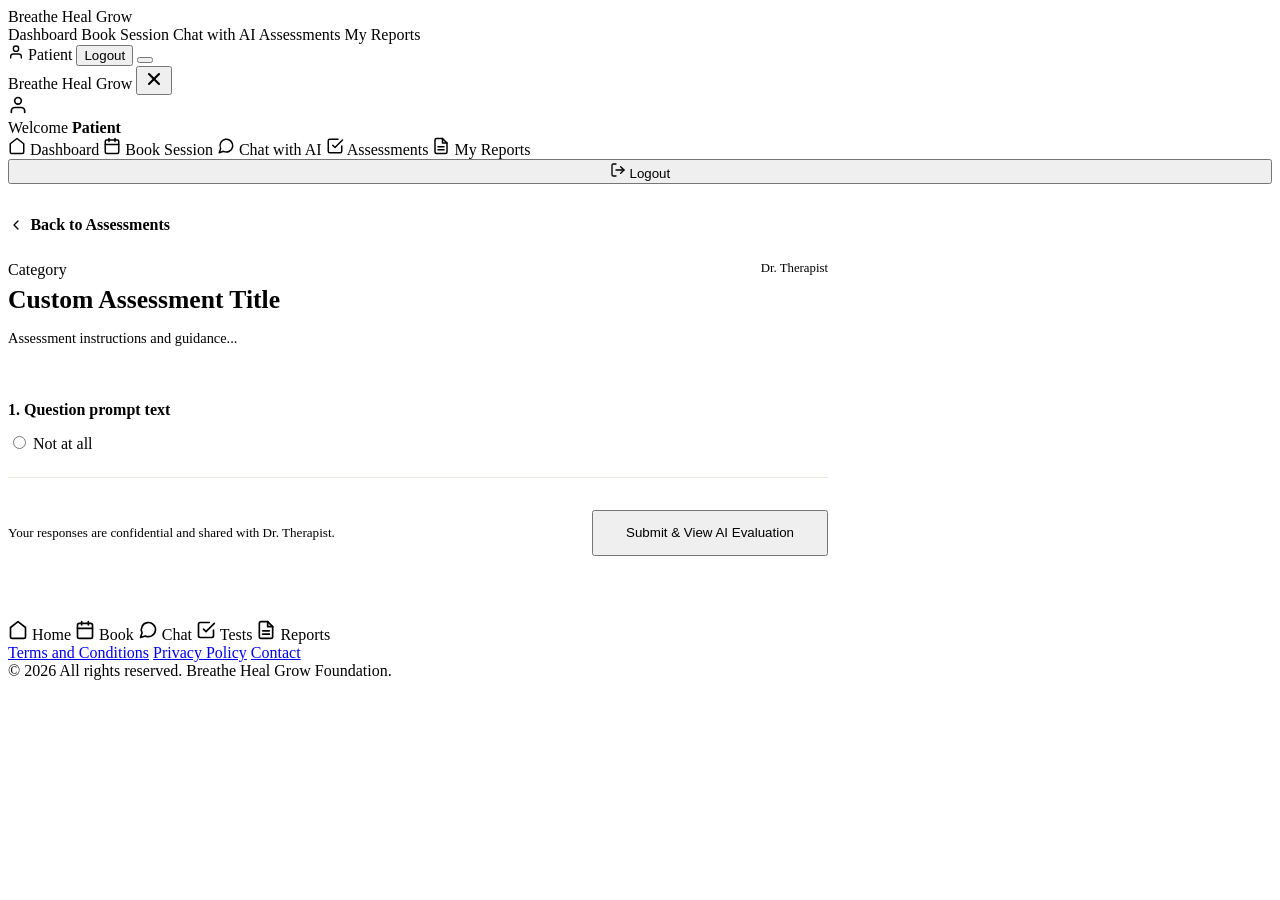
<file: src/main/resources/templates/custom-test-quiz.html>
<!DOCTYPE html>
<html lang="en" xmlns:th="http://www.thymeleaf.org">
<head>
  <meta charset="UTF-8" />
  <meta name="viewport" content="width=device-width, initial-scale=1.0" />
  <title th:text="${test.title} + ' — Breathe Heal Grow'">Custom Assessment</title>
  <meta name="description" content="Complete the assessment assigned by your therapist." />
  <link rel="stylesheet" th:href="@{/css/styles.css}" />
  <script th:src="@{/js/lucide.min.js}"></script>
</head>
<body class="has-bottom-nav">

  <!-- ===== HEADER ===== -->
  <header class="site-header">
    <div class="site-header__inner">
      <a th:href="@{/}" class="wordmark" aria-label="Breathe Heal Grow home">
        <span>Breathe</span>
        <span>Heal</span>
        <span>Grow</span>
      </a>
      <nav class="site-nav">
        <a th:href="@{/dashboard}">Dashboard</a>
        <a th:href="@{/appointments/book}">Book Session</a>
        <a th:href="@{/chat}">Chat with AI</a>
        <a th:href="@{/assessments}" class="active">Assessments</a>
        <a th:href="@{/reports}">My Reports</a>
      </nav>
      <div class="header-actions">
        <span class="user-greeting">
          <svg xmlns="http://www.w3.org/2000/svg" width="16" height="16" viewBox="0 0 24 24" fill="none" stroke="currentColor" stroke-width="2" stroke-linecap="round" stroke-linejoin="round"><path d="M20 21v-2a4 4 0 0 0-4-4H8a4 4 0 0 0-4 4v2"/><circle cx="12" cy="7" r="4"/></svg>
          <span th:text="${userName}">Patient</span>
        </span>
        <form th:action="@{/logout}" method="post" style="display:inline;">
          <input type="hidden" th:name="${_csrf.parameterName}" th:value="${_csrf.token}" />
          <button type="submit" class="btn btn-outline-coral btn-sm">Logout</button>
        </form>
        <button type="button" class="nav-toggle" id="navToggle" aria-label="Open navigation menu" aria-expanded="false">
          <span class="nav-toggle__bar"></span>
          <span class="nav-toggle__bar"></span>
          <span class="nav-toggle__bar"></span>
        </button>
      </div>
    </div>
  </header>

  <!-- ===== MOBILE NAV BACKDROP & DRAWER ===== -->
  <div class="mobile-nav-backdrop" id="mobileNavBackdrop"></div>
  <aside class="mobile-nav-drawer" id="mobileNavDrawer" aria-hidden="true">
    <div class="mobile-nav-drawer__header">
      <a th:href="@{/}" class="wordmark" aria-label="Breathe Heal Grow home">
        <span>Breathe</span>
        <span>Heal</span>
        <span>Grow</span>
      </a>
      <button type="button" class="mobile-nav-close" id="mobileNavClose" aria-label="Close navigation menu">
        <svg width="20" height="20" viewBox="0 0 24 24" fill="none" stroke="currentColor" stroke-width="2.5" stroke-linecap="round" stroke-linejoin="round"><line x1="18" y1="6" x2="6" y2="18"></line><line x1="6" y1="6" x2="18" y2="18"></line></svg>
      </button>
    </div>
    <div class="mobile-nav-drawer__user" th:if="${userName != null}">
      <div class="mobile-user-avatar">
        <svg width="20" height="20" viewBox="0 0 24 24" fill="none" stroke="currentColor" stroke-width="2" stroke-linecap="round" stroke-linejoin="round"><path d="M20 21v-2a4 4 0 0 0-4-4H8a4 4 0 0 0-4 4v2"/><circle cx="12" cy="7" r="4"/></svg>
      </div>
      <div class="mobile-user-info">
        <span class="mobile-user-label">Welcome</span>
        <strong class="mobile-user-name" th:text="${userName}">Patient</strong>
      </div>
    </div>
    <nav class="mobile-nav-drawer__links">
      <a th:href="@{/dashboard}" class="mobile-nav-link">
        <svg width="18" height="18" viewBox="0 0 24 24" fill="none" stroke="currentColor" stroke-width="2" stroke-linecap="round" stroke-linejoin="round"><path d="M3 9l9-7 9 7v11a2 2 0 0 1-2 2H5a2 2 0 0 1-2-2z"/></svg>
        <span>Dashboard</span>
      </a>
      <a th:href="@{/appointments/book}" class="mobile-nav-link">
        <svg width="18" height="18" viewBox="0 0 24 24" fill="none" stroke="currentColor" stroke-width="2" stroke-linecap="round" stroke-linejoin="round"><rect width="18" height="18" x="3" y="4" rx="2" ry="2"/><line x1="16" y1="2" x2="16" y2="6"/><line x1="8" y1="2" x2="8" y2="6"/><line x1="3" y1="10" x2="21" y2="10"/></svg>
        <span>Book Session</span>
      </a>
      <a th:href="@{/chat}" class="mobile-nav-link">
        <svg width="18" height="18" viewBox="0 0 24 24" fill="none" stroke="currentColor" stroke-width="2" stroke-linecap="round" stroke-linejoin="round"><path d="m3 21 1.9-5.7a8.5 8.5 0 1 1 3.8 3.8z"/></svg>
        <span>Chat with AI</span>
      </a>
      <a th:href="@{/assessments}" class="mobile-nav-link active">
        <svg width="18" height="18" viewBox="0 0 24 24" fill="none" stroke="currentColor" stroke-width="2" stroke-linecap="round" stroke-linejoin="round"><path d="M9 11l3 3L22 4"/><path d="M21 12v7a2 2 0 0 1-2 2H5a2 2 0 0 1-2-2V5a2 2 0 0 1 2-2h11"/></svg>
        <span>Assessments</span>
      </a>
      <a th:href="@{/reports}" class="mobile-nav-link">
        <svg width="18" height="18" viewBox="0 0 24 24" fill="none" stroke="currentColor" stroke-width="2" stroke-linecap="round" stroke-linejoin="round"><path d="M14 2H6a2 2 0 0 0-2 2v16a2 2 0 0 0 2 2h12a2 2 0 0 0 2-2V8z"/><polyline points="14 2 14 8 20 8"/><line x1="16" y1="13" x2="8" y2="13"/><line x1="16" y1="17" x2="8" y2="17"/></svg>
        <span>My Reports</span>
      </a>
    </nav>
    <div class="mobile-nav-drawer__footer">
      <form th:action="@{/logout}" method="post" style="width:100%;">
        <input type="hidden" th:name="${_csrf.parameterName}" th:value="${_csrf.token}" />
        <button type="submit" class="btn btn-outline-coral" style="width:100%; justify-content:center;">
          <svg width="16" height="16" viewBox="0 0 24 24" fill="none" stroke="currentColor" stroke-width="2" stroke-linecap="round" stroke-linejoin="round"><path d="M9 21H5a2 2 0 0 1-2-2V5a2 2 0 0 1 2-2h4"/><polyline points="16 17 21 12 16 7"/><line x1="21" y1="12" x2="9" y2="12"/></svg>
          <span>Logout</span>
        </button>
      </form>
    </div>
  </aside>

  <!-- ===== MAIN CONTENT ===== -->
  <main class="dashboard" style="padding-top:2rem; padding-bottom:4rem;">
    <div class="container" style="max-width: 820px;">

      <!-- Breadcrumbs -->
      <div style="margin-bottom: 1.5rem;">
        <a th:href="@{/assessments}" style="color:var(--teal); font-weight:600; display:inline-flex; align-items:center; gap:0.4rem;">
          <svg xmlns="http://www.w3.org/2000/svg" width="16" height="16" viewBox="0 0 24 24" fill="none" stroke="currentColor" stroke-width="2" stroke-linecap="round" stroke-linejoin="round"><path d="m15 18-6-6 6-6"/></svg>
          Back to Assessments
        </a>
      </div>

      <!-- Quiz Form Card -->
      <section class="booking-form-card fade-up">
        
        <!-- Header Info -->
        <div style="margin-bottom: 1.5rem; border-bottom:1px solid var(--border); padding-bottom:1rem;">
          <div style="display:flex; justify-content:space-between; align-items:flex-start; margin-bottom:0.4rem;">
            <span class="report-type-badge report-type-badge--behavioral" th:text="${test.category} ?: 'Clinical Assessment'">Category</span>
            <span style="font-size:0.8rem; color:var(--muted-foreground);"
                  th:text="'Assigned by Dr. ' + ${assignment.assignedBy.name}">Dr. Therapist</span>
          </div>
          <h1 style="font-size:1.6rem; color:var(--teal); margin:0.35rem 0;" th:text="${test.title}">Custom Assessment Title</h1>
          <p style="font-size:0.9rem; color:var(--muted-foreground);" th:text="${test.description}">
            Assessment instructions and guidance...
          </p>
        </div>

        <!-- Questions Form -->
        <form th:action="@{/assessments/custom/{id}/submit(id=${assignment.id})}" method="post">
          <input type="hidden" th:name="${_csrf.parameterName}" th:value="${_csrf.token}" />

          <div class="quiz-questions-list">
            <div th:each="q, stat : ${questions}" class="quiz-question-item" style="margin-bottom:2rem; padding-bottom:1.5rem; border-bottom:1px solid rgba(226,220,208,0.7);">
              
              <div style="font-weight:700; font-size:1rem; color:var(--teal); margin-bottom:0.85rem;">
                <span th:text="${stat.count} + '. '">1. </span>
                <span th:text="${q.question}">Question prompt text</span>
              </div>

              <!-- Options Grid (Radio buttons) -->
              <div class="quiz-options-grid" style="display:grid; grid-template-columns: repeat(auto-fit, minmax(180px, 1fr)); gap:0.6rem;">
                <label th:each="opt : ${q.options}" class="quiz-option-card">
                  <input type="radio" th:name="'q' + ${q.id}" th:value="${opt.score}" required style="accent-color:var(--teal);" />
                  <span class="quiz-option-label" th:text="${opt.label}">Not at all</span>
                </label>
              </div>

            </div>
          </div>

          <!-- Submit Button -->
          <div style="margin-top:2rem; display:flex; justify-content:space-between; align-items:center;">
            <span style="font-size:0.82rem; color:var(--muted-foreground);">
              <i data-lucide="lock" class="icon-inline"></i> Your responses are confidential and shared with Dr. <span th:text="${assignment.assignedBy.name}">Therapist</span>.
            </span>
            <button type="submit" class="btn btn-coral" style="padding:0.85rem 2rem;">
              Submit & View AI Evaluation
            </button>
          </div>

        </form>

      </section>

    </div>
  </main>

  <!-- ===== MOBILE BOTTOM NAVIGATION BAR ===== -->
  <nav class="mobile-bottom-nav" aria-label="Quick mobile navigation">
    <a th:href="@{/dashboard}" class="mobile-bottom-nav__item">
      <svg width="20" height="20" viewBox="0 0 24 24" fill="none" stroke="currentColor" stroke-width="2" stroke-linecap="round" stroke-linejoin="round"><path d="M3 9l9-7 9 7v11a2 2 0 0 1-2 2H5a2 2 0 0 1-2-2z"/></svg>
      <span>Home</span>
    </a>
    <a th:href="@{/appointments/book}" class="mobile-bottom-nav__item">
      <svg width="20" height="20" viewBox="0 0 24 24" fill="none" stroke="currentColor" stroke-width="2" stroke-linecap="round" stroke-linejoin="round"><rect width="18" height="18" x="3" y="4" rx="2" ry="2"/><line x1="16" y1="2" x2="16" y2="6"/><line x1="8" y1="2" x2="8" y2="6"/><line x1="3" y1="10" x2="21" y2="10"/></svg>
      <span>Book</span>
    </a>
    <a th:href="@{/chat}" class="mobile-bottom-nav__item">
      <svg width="20" height="20" viewBox="0 0 24 24" fill="none" stroke="currentColor" stroke-width="2" stroke-linecap="round" stroke-linejoin="round"><path d="m3 21 1.9-5.7a8.5 8.5 0 1 1 3.8 3.8z"/></svg>
      <span>Chat</span>
    </a>
    <a th:href="@{/assessments}" class="mobile-bottom-nav__item active">
      <svg width="20" height="20" viewBox="0 0 24 24" fill="none" stroke="currentColor" stroke-width="2" stroke-linecap="round" stroke-linejoin="round"><path d="M9 11l3 3L22 4"/><path d="M21 12v7a2 2 0 0 1-2 2H5a2 2 0 0 1-2-2V5a2 2 0 0 1 2-2h11"/></svg>
      <span>Tests</span>
    </a>
    <a th:href="@{/reports}" class="mobile-bottom-nav__item">
      <svg width="20" height="20" viewBox="0 0 24 24" fill="none" stroke="currentColor" stroke-width="2" stroke-linecap="round" stroke-linejoin="round"><path d="M14 2H6a2 2 0 0 0-2 2v16a2 2 0 0 0 2 2h12a2 2 0 0 0 2-2V8z"/><polyline points="14 2 14 8 20 8"/><line x1="16" y1="13" x2="8" y2="13"/><line x1="16" y1="17" x2="8" y2="17"/></svg>
      <span>Reports</span>
    </a>
  </nav>

  <!-- ===== FOOTER ===== -->
  <footer>
    <div class="footer-links">
      <div class="footer-links__inner">
        <a href="#">Terms and Conditions</a>
        <a href="#">Privacy Policy</a>
        <a href="#">Contact</a>
      </div>
    </div>
    <div class="footer-bar">© 2026 All rights reserved. Breathe Heal Grow Foundation.</div>
  </footer>

  <!-- Navigation & Mobile Drawer Script -->
  <script th:src="@{/js/navigation.js}"></script>
</body>
</html>
</file>
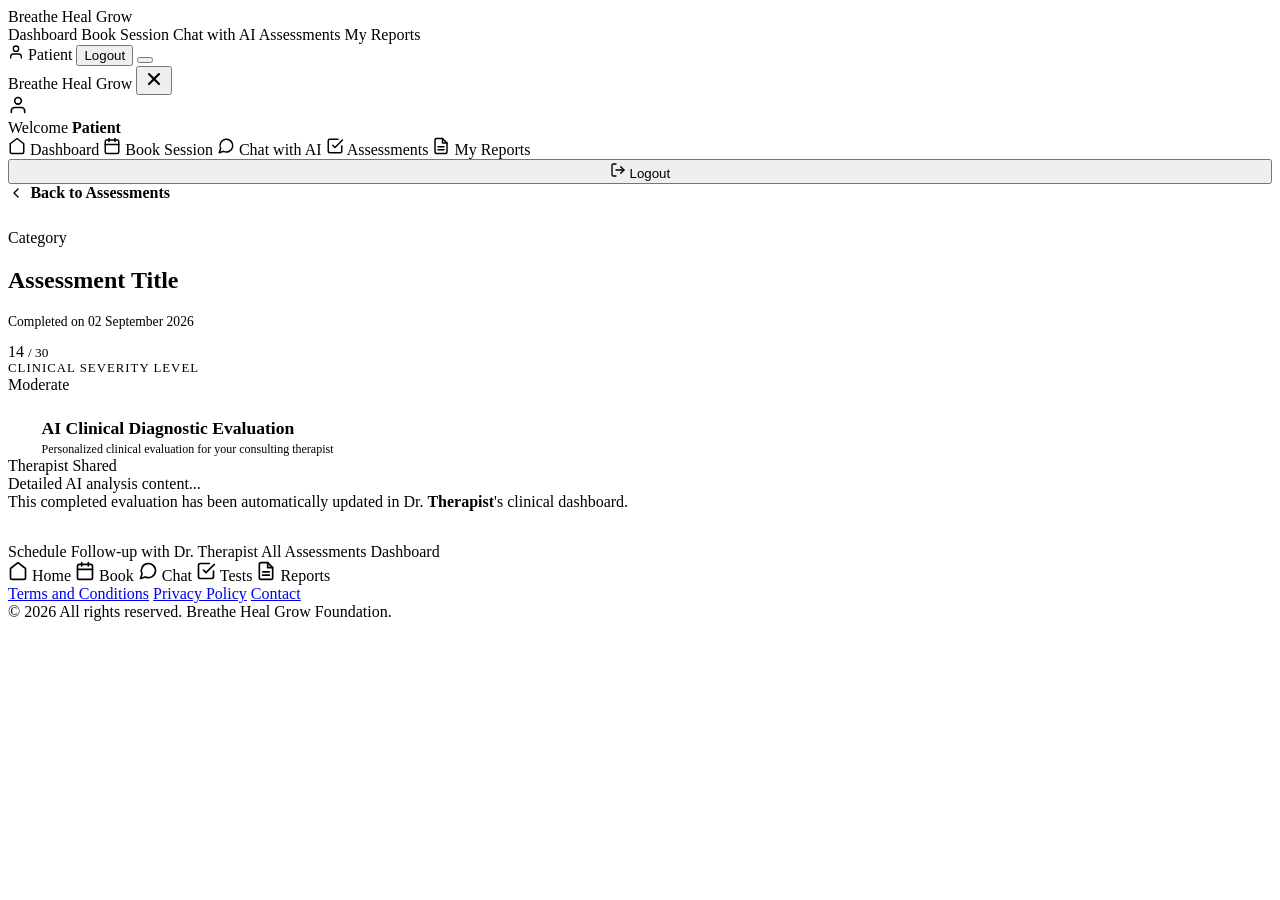
<file: src/main/resources/templates/custom-test-result.html>
<!DOCTYPE html>
<html lang="en" xmlns:th="http://www.thymeleaf.org">
<head>
  <meta charset="UTF-8" />
  <meta name="viewport" content="width=device-width, initial-scale=1.0" />
  <title th:text="'Results — ' + ${test.title} + ' — Breathe Heal Grow'">Custom Assessment Result</title>
  <meta name="description" content="Your custom mental health evaluation result and AI diagnostic insights." />
  <link rel="stylesheet" th:href="@{/css/styles.css}" />
  <script th:src="@{/js/lucide.min.js}"></script>
</head>
<body class="has-bottom-nav">

  <!-- ===== HEADER ===== -->
  <header class="site-header">
    <div class="site-header__inner">
      <a th:href="@{/}" class="wordmark" aria-label="Breathe Heal Grow home">
        <span>Breathe</span>
        <span>Heal</span>
        <span>Grow</span>
      </a>
      <nav class="site-nav">
        <a th:href="@{/dashboard}">Dashboard</a>
        <a th:href="@{/appointments/book}">Book Session</a>
        <a th:href="@{/chat}">Chat with AI</a>
        <a th:href="@{/assessments}" class="active">Assessments</a>
        <a th:href="@{/reports}">My Reports</a>
      </nav>
      <div class="header-actions">
        <span class="user-greeting">
          <svg xmlns="http://www.w3.org/2000/svg" width="16" height="16" viewBox="0 0 24 24" fill="none" stroke="currentColor" stroke-width="2" stroke-linecap="round" stroke-linejoin="round"><path d="M20 21v-2a4 4 0 0 0-4-4H8a4 4 0 0 0-4 4v2"/><circle cx="12" cy="7" r="4"/></svg>
          <span th:text="${assignment.patient.name}">Patient</span>
        </span>
        <form th:action="@{/logout}" method="post" style="display:inline;">
          <input type="hidden" th:name="${_csrf.parameterName}" th:value="${_csrf.token}" />
          <button type="submit" class="btn btn-outline-coral btn-sm">Logout</button>
        </form>
        <button type="button" class="nav-toggle" id="navToggle" aria-label="Open navigation menu" aria-expanded="false">
          <span class="nav-toggle__bar"></span>
          <span class="nav-toggle__bar"></span>
          <span class="nav-toggle__bar"></span>
        </button>
      </div>
    </div>
  </header>

  <!-- ===== MOBILE NAV BACKDROP & DRAWER ===== -->
  <div class="mobile-nav-backdrop" id="mobileNavBackdrop"></div>
  <aside class="mobile-nav-drawer" id="mobileNavDrawer" aria-hidden="true">
    <div class="mobile-nav-drawer__header">
      <a th:href="@{/}" class="wordmark" aria-label="Breathe Heal Grow home">
        <span>Breathe</span>
        <span>Heal</span>
        <span>Grow</span>
      </a>
      <button type="button" class="mobile-nav-close" id="mobileNavClose" aria-label="Close navigation menu">
        <svg width="20" height="20" viewBox="0 0 24 24" fill="none" stroke="currentColor" stroke-width="2.5" stroke-linecap="round" stroke-linejoin="round"><line x1="18" y1="6" x2="6" y2="18"></line><line x1="6" y1="6" x2="18" y2="18"></line></svg>
      </button>
    </div>
    <div class="mobile-nav-drawer__user" th:if="${assignment != null and assignment.patient != null}">
      <div class="mobile-user-avatar">
        <svg width="20" height="20" viewBox="0 0 24 24" fill="none" stroke="currentColor" stroke-width="2" stroke-linecap="round" stroke-linejoin="round"><path d="M20 21v-2a4 4 0 0 0-4-4H8a4 4 0 0 0-4 4v2"/><circle cx="12" cy="7" r="4"/></svg>
      </div>
      <div class="mobile-user-info">
        <span class="mobile-user-label">Welcome</span>
        <strong class="mobile-user-name" th:text="${assignment.patient.name}">Patient</strong>
      </div>
    </div>
    <nav class="mobile-nav-drawer__links">
      <a th:href="@{/dashboard}" class="mobile-nav-link">
        <svg width="18" height="18" viewBox="0 0 24 24" fill="none" stroke="currentColor" stroke-width="2" stroke-linecap="round" stroke-linejoin="round"><path d="M3 9l9-7 9 7v11a2 2 0 0 1-2 2H5a2 2 0 0 1-2-2z"/></svg>
        <span>Dashboard</span>
      </a>
      <a th:href="@{/appointments/book}" class="mobile-nav-link">
        <svg width="18" height="18" viewBox="0 0 24 24" fill="none" stroke="currentColor" stroke-width="2" stroke-linecap="round" stroke-linejoin="round"><rect width="18" height="18" x="3" y="4" rx="2" ry="2"/><line x1="16" y1="2" x2="16" y2="6"/><line x1="8" y1="2" x2="8" y2="6"/><line x1="3" y1="10" x2="21" y2="10"/></svg>
        <span>Book Session</span>
      </a>
      <a th:href="@{/chat}" class="mobile-nav-link">
        <svg width="18" height="18" viewBox="0 0 24 24" fill="none" stroke="currentColor" stroke-width="2" stroke-linecap="round" stroke-linejoin="round"><path d="m3 21 1.9-5.7a8.5 8.5 0 1 1 3.8 3.8z"/></svg>
        <span>Chat with AI</span>
      </a>
      <a th:href="@{/assessments}" class="mobile-nav-link active">
        <svg width="18" height="18" viewBox="0 0 24 24" fill="none" stroke="currentColor" stroke-width="2" stroke-linecap="round" stroke-linejoin="round"><path d="M9 11l3 3L22 4"/><path d="M21 12v7a2 2 0 0 1-2 2H5a2 2 0 0 1-2-2V5a2 2 0 0 1 2-2h11"/></svg>
        <span>Assessments</span>
      </a>
      <a th:href="@{/reports}" class="mobile-nav-link">
        <svg width="18" height="18" viewBox="0 0 24 24" fill="none" stroke="currentColor" stroke-width="2" stroke-linecap="round" stroke-linejoin="round"><path d="M14 2H6a2 2 0 0 0-2 2v16a2 2 0 0 0 2 2h12a2 2 0 0 0 2-2V8z"/><polyline points="14 2 14 8 20 8"/><line x1="16" y1="13" x2="8" y2="13"/><line x1="16" y1="17" x2="8" y2="17"/></svg>
        <span>My Reports</span>
      </a>
    </nav>
    <div class="mobile-nav-drawer__footer">
      <form th:action="@{/logout}" method="post" style="width:100%;">
        <input type="hidden" th:name="${_csrf.parameterName}" th:value="${_csrf.token}" />
        <button type="submit" class="btn btn-outline-coral" style="width:100%; justify-content:center;">
          <svg width="16" height="16" viewBox="0 0 24 24" fill="none" stroke="currentColor" stroke-width="2" stroke-linecap="round" stroke-linejoin="round"><path d="M9 21H5a2 2 0 0 1-2-2V5a2 2 0 0 1 2-2h4"/><polyline points="16 17 21 12 16 7"/><line x1="21" y1="12" x2="9" y2="12"/></svg>
          <span>Logout</span>
        </button>
      </form>
    </div>
  </aside>

  <!-- ===== MAIN CONTENT ===== -->
  <main class="dashboard">
    <div class="container" style="max-width: 820px;">

      <!-- Breadcrumbs -->
      <div style="margin-bottom: 1.5rem;">
        <a th:href="@{/assessments}" style="color:var(--teal); font-weight:600; display:inline-flex; align-items:center; gap:0.4rem;">
          <svg xmlns="http://www.w3.org/2000/svg" width="16" height="16" viewBox="0 0 24 24" fill="none" stroke="currentColor" stroke-width="2" stroke-linecap="round" stroke-linejoin="round"><path d="m15 18-6-6 6-6"/></svg>
          Back to Assessments
        </a>
      </div>

      <!-- Result Card -->
      <section class="result-card fade-up">

        <div class="result-card__header">
          <span class="eyebrow text-teal" th:text="${test.category} ?: 'Clinical Assessment'">Category</span>
          <h1 class="result-card__title" th:text="${test.title}">Assessment Title</h1>
          <p style="font-size:0.85rem; color:var(--muted-foreground);" 
             th:text="'Assigned by Dr. ' + ${assignment.assignedBy.name} + ' · Completed on ' + ${#temporals.format(assignment.completedAt, 'dd MMMM yyyy, hh:mm a')}">
            Completed on 02 September 2026
          </p>
        </div>

        <!-- Score Display Box -->
        <div class="result-score-box">
          <div class="result-score-number">
            <span th:text="${assignment.totalScore}">14</span>
            <small th:text="'/ ' + ${test.maxScore}">/ 30</small>
          </div>

          <div class="result-score-meta">
            <div style="font-size:0.8rem; text-transform:uppercase; letter-spacing:0.08em; color:var(--muted-foreground);">
              Clinical Severity Level
            </div>
            <div class="result-severity-badge" th:text="${assignment.severity}">
              Moderate
            </div>
          </div>
        </div>

        <!-- Visual Progress Bar -->
        <div class="progress-bar-container">
          <div class="progress-bar-fill" th:style="'width: ' + ${scorePercentage} + '%;'"></div>
        </div>

        <!-- AI Clinical Analysis Box -->
        <div class="result-ai-report-box" style="margin-top:1.5rem;">
          <div class="report-visual-header">
            <div style="display:flex; align-items:center; gap:0.6rem;">
              <span class="report-visual-icon" style="display:flex; align-items:center; justify-content:center;"><i data-lucide="bot" style="width:24px; height:24px; color:var(--teal);"></i></span>
              <div>
                <h3 style="font-size:1.1rem; color:var(--teal); margin:0;">AI Clinical Diagnostic Evaluation</h3>
                <span style="font-size:0.75rem; color:var(--muted-foreground);">Personalized clinical evaluation for your consulting therapist</span>
              </div>
            </div>
            <span class="report-auto-badge">Therapist Shared</span>
          </div>

          <div class="report-visual-content" th:utext="${assignment.aiEvaluation}">
            Detailed AI analysis content...
          </div>

          <div class="report-visual-footer">
            <span><i data-lucide="info" class="icon-inline"></i></span> This completed evaluation has been automatically updated in Dr. <strong th:text="${assignment.assignedBy.name}">Therapist</strong>'s clinical dashboard.
          </div>
        </div>

        <!-- Action Buttons -->
        <div class="result-actions" style="margin-top:2rem;">
          <a th:href="@{/appointments/book(therapistId=${assignment.assignedBy.id})}" class="btn btn-coral" style="flex:1;">
            <i data-lucide="calendar" class="icon-inline"></i> Schedule Follow-up with Dr. <span th:text="${assignment.assignedBy.name}">Therapist</span>
          </a>
          <a th:href="@{/assessments}" class="btn btn-outline-coral">
            All Assessments
          </a>
          <a th:href="@{/dashboard}" class="btn btn-teal">
            Dashboard
          </a>
        </div>

      </section>

    </div>
  </main>

  <!-- ===== MOBILE BOTTOM NAVIGATION BAR ===== -->
  <nav class="mobile-bottom-nav" aria-label="Quick mobile navigation">
    <a th:href="@{/dashboard}" class="mobile-bottom-nav__item">
      <svg width="20" height="20" viewBox="0 0 24 24" fill="none" stroke="currentColor" stroke-width="2" stroke-linecap="round" stroke-linejoin="round"><path d="M3 9l9-7 9 7v11a2 2 0 0 1-2 2H5a2 2 0 0 1-2-2z"/></svg>
      <span>Home</span>
    </a>
    <a th:href="@{/appointments/book}" class="mobile-bottom-nav__item">
      <svg width="20" height="20" viewBox="0 0 24 24" fill="none" stroke="currentColor" stroke-width="2" stroke-linecap="round" stroke-linejoin="round"><rect width="18" height="18" x="3" y="4" rx="2" ry="2"/><line x1="16" y1="2" x2="16" y2="6"/><line x1="8" y1="2" x2="8" y2="6"/><line x1="3" y1="10" x2="21" y2="10"/></svg>
      <span>Book</span>
    </a>
    <a th:href="@{/chat}" class="mobile-bottom-nav__item">
      <svg width="20" height="20" viewBox="0 0 24 24" fill="none" stroke="currentColor" stroke-width="2" stroke-linecap="round" stroke-linejoin="round"><path d="m3 21 1.9-5.7a8.5 8.5 0 1 1 3.8 3.8z"/></svg>
      <span>Chat</span>
    </a>
    <a th:href="@{/assessments}" class="mobile-bottom-nav__item active">
      <svg width="20" height="20" viewBox="0 0 24 24" fill="none" stroke="currentColor" stroke-width="2" stroke-linecap="round" stroke-linejoin="round"><path d="M9 11l3 3L22 4"/><path d="M21 12v7a2 2 0 0 1-2 2H5a2 2 0 0 1-2-2V5a2 2 0 0 1 2-2h11"/></svg>
      <span>Tests</span>
    </a>
    <a th:href="@{/reports}" class="mobile-bottom-nav__item">
      <svg width="20" height="20" viewBox="0 0 24 24" fill="none" stroke="currentColor" stroke-width="2" stroke-linecap="round" stroke-linejoin="round"><path d="M14 2H6a2 2 0 0 0-2 2v16a2 2 0 0 0 2 2h12a2 2 0 0 0 2-2V8z"/><polyline points="14 2 14 8 20 8"/><line x1="16" y1="13" x2="8" y2="13"/><line x1="16" y1="17" x2="8" y2="17"/></svg>
      <span>Reports</span>
    </a>
  </nav>

  <!-- ===== FOOTER ===== -->
  <footer>
    <div class="footer-links">
      <div class="footer-links__inner">
        <a href="#">Terms and Conditions</a>
        <a href="#">Privacy Policy</a>
        <a href="#">Contact</a>
      </div>
    </div>
    <div class="footer-bar">© 2026 All rights reserved. Breathe Heal Grow Foundation.</div>
  </footer>

  <!-- Navigation & Mobile Drawer Script -->
  <script th:src="@{/js/navigation.js}"></script>
</body>
</html>
</file>
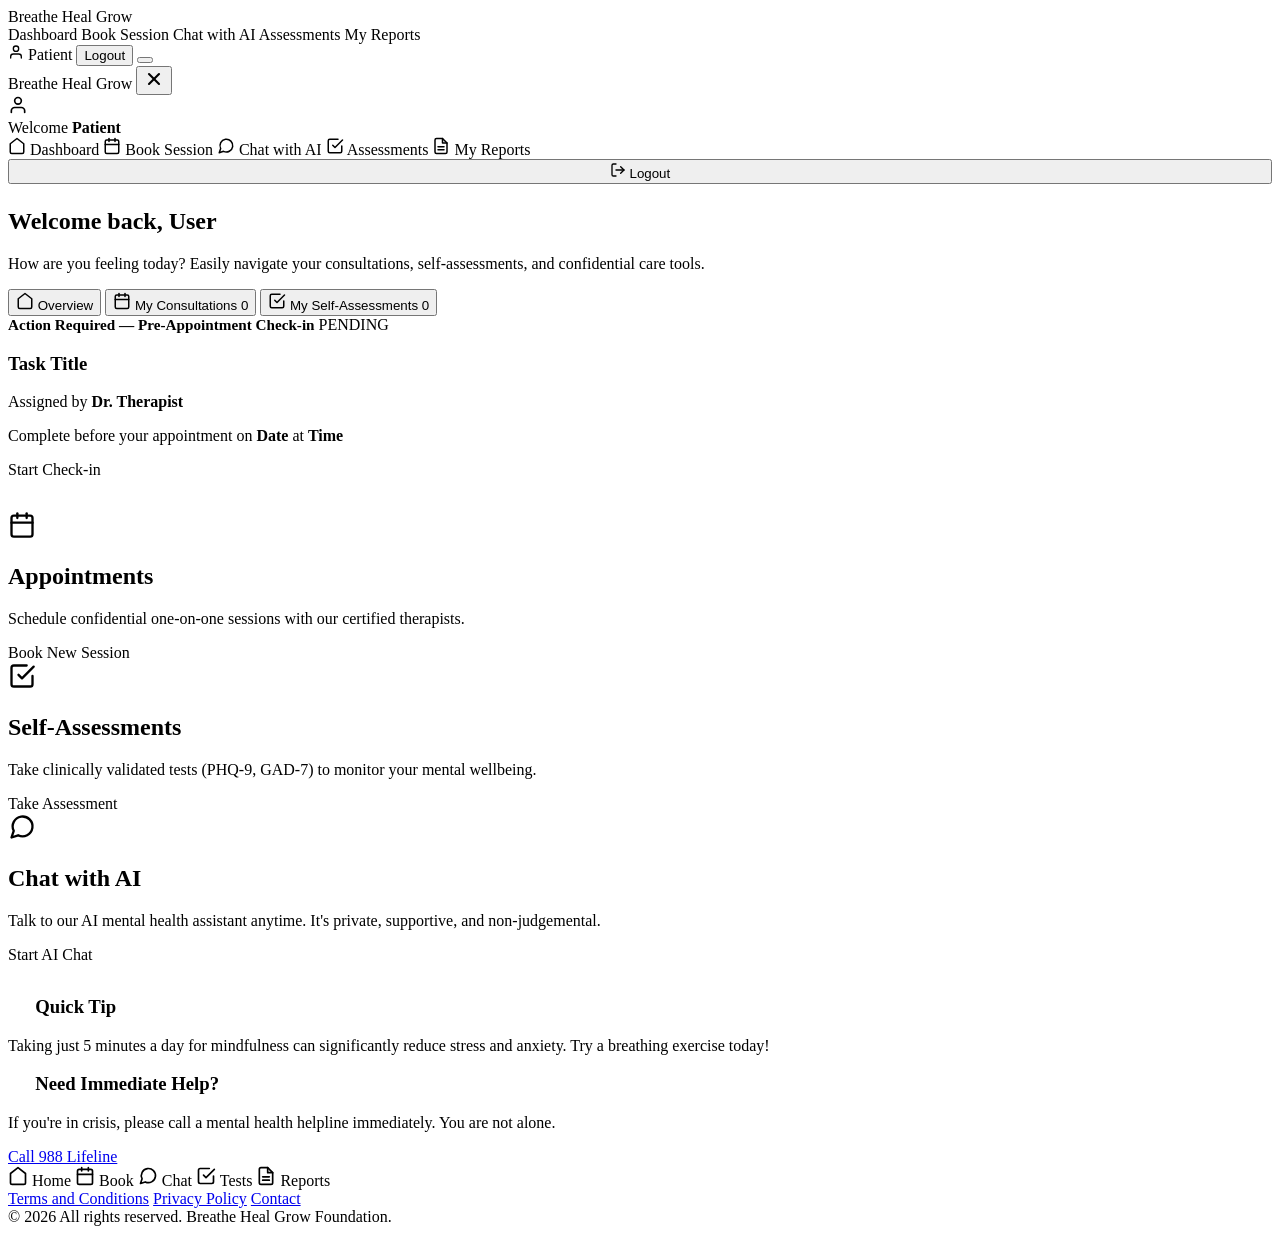
<file: src/main/resources/templates/dashboard.html>
<!DOCTYPE html>
<html lang="en" xmlns:th="http://www.thymeleaf.org">
<head>
  <meta charset="UTF-8" />
  <meta name="viewport" content="width=device-width, initial-scale=1.0" />
  <title>Patient Dashboard — Breathe Heal Grow</title>
  <meta name="description" content="Your personal mental health dashboard. Chat with AI, book appointments, and take assessments." />
  <link rel="stylesheet" th:href="@{/css/styles.css(v='3.2')}" />
  <script>
    /* =========================================================
       GLOBAL CORE NAVIGATION & TAB CONTROLLER (IN <HEAD>)
       Available BEFORE body starts rendering — prevents any ReferenceError.
       ========================================================= */
    function switchDashboardTab(tabId, updateHash) {
      if (!tabId) return;

      var targetPanel = document.getElementById('tab-' + tabId);
      if (!targetPanel) return;

      // 1. Show target panel, hide all other panels directly with important
      var panels = document.querySelectorAll('.dash-tab-content');
      for (var i = 0; i < panels.length; i++) {
        if (panels[i].id === 'tab-' + tabId) {
          panels[i].classList.add('active');
          panels[i].style.setProperty('display', 'block', 'important');
        } else {
          panels[i].classList.remove('active');
          panels[i].style.setProperty('display', 'none', 'important');
        }
      }

      // 2. Desktop Tab Buttons (.dash-tab-btn)
      var btns = document.querySelectorAll('.dash-tab-btn');
      for (var j = 0; j < btns.length; j++) {
        btns[j].classList.toggle('active', btns[j].getAttribute('data-tab') === tabId);
      }

      // 3. Mobile Bottom Nav Items (.mobile-bottom-nav__item)
      var bottomItems = document.querySelectorAll('.mobile-bottom-nav__item');
      for (var k = 0; k < bottomItems.length; k++) {
        bottomItems[k].classList.toggle('active', bottomItems[k].getAttribute('data-tab') === tabId);
      }

      // 4. Drawer Links ([data-tab-switch])
      var links = document.querySelectorAll('[data-tab-switch]');
      for (var l = 0; l < links.length; l++) {
        links[l].classList.toggle('active', links[l].getAttribute('data-tab-switch') === tabId);
      }

      // 5. Update URL hash
      if (updateHash !== false && window.history && window.history.replaceState) {
        try {
          window.history.replaceState(null, null, '#' + tabId);
        } catch (e) {}
      }

      // 6. If the user was scrolled far down the page (e.g. from bottom nav), gently bring tabs bar into view
      if (updateHash !== false) {
        var tabsBar = document.querySelector('.dash-tabs-bar');
        if (tabsBar) {
          var barRect = tabsBar.getBoundingClientRect();
          if (barRect.top < 60) {
            var topPos = barRect.top + (window.pageYOffset || document.documentElement.scrollTop) - 75;
            window.scrollTo({ top: Math.max(0, topPos), behavior: 'smooth' });
          }
        }
      }
    }

    function openDrawer(e) {
      if (e) {
        if (typeof e.preventDefault === 'function') e.preventDefault();
        if (typeof e.stopPropagation === 'function') e.stopPropagation();
      }
      var drawer = document.getElementById('mobileNavDrawer');
      var backdrop = document.getElementById('mobileNavBackdrop');
      var toggle = document.getElementById('navToggle');
      if (drawer) {
        drawer.classList.add('open');
        drawer.style.setProperty('visibility', 'visible', 'important');
        drawer.style.setProperty('pointer-events', 'auto', 'important');
        drawer.style.setProperty('transform', 'translateX(0)', 'important');
      }
      if (backdrop) {
        backdrop.classList.add('open');
        backdrop.style.setProperty('display', 'block', 'important');
        backdrop.style.setProperty('visibility', 'visible', 'important');
        backdrop.style.setProperty('pointer-events', 'auto', 'important');
        backdrop.style.setProperty('opacity', '1', 'important');
      }
      if (toggle) {
        toggle.classList.add('active');
        toggle.setAttribute('aria-expanded', 'true');
      }
      document.body.style.overflow = 'hidden';
    }

    function closeDrawer(e) {
      if (e) {
        if (typeof e.preventDefault === 'function') e.preventDefault();
        if (typeof e.stopPropagation === 'function') e.stopPropagation();
      }
      var drawer = document.getElementById('mobileNavDrawer');
      var backdrop = document.getElementById('mobileNavBackdrop');
      var toggle = document.getElementById('navToggle');
      if (drawer) {
        drawer.classList.remove('open');
        drawer.style.setProperty('visibility', 'hidden', 'important');
        drawer.style.setProperty('pointer-events', 'none', 'important');
        drawer.style.setProperty('transform', 'translateX(100%)', 'important');
      }
      if (backdrop) {
        backdrop.classList.remove('open');
        backdrop.style.setProperty('display', 'none', 'important');
        backdrop.style.setProperty('visibility', 'hidden', 'important');
        backdrop.style.setProperty('pointer-events', 'none', 'important');
        backdrop.style.setProperty('opacity', '0', 'important');
      }
      if (toggle) {
        toggle.classList.remove('active');
        toggle.setAttribute('aria-expanded', 'false');
      }
      document.body.style.overflow = '';
    }

    function toggleDrawer(e) {
      if (e) {
        if (typeof e.preventDefault === 'function') e.preventDefault();
        if (typeof e.stopPropagation === 'function') e.stopPropagation();
      }
      var drawer = document.getElementById('mobileNavDrawer');
      if (drawer && (drawer.classList.contains('open') || drawer.style.visibility === 'visible')) {
        closeDrawer(e);
      } else {
        openDrawer(e);
      }
    }

    // Expose explicitly to window
    window.switchDashboardTab = switchDashboardTab;
    window.openDrawer = openDrawer;
    window.closeDrawer = closeDrawer;
    window.toggleDrawer = toggleDrawer;

    // Restore active tab on initial load
    function initActiveTab() {
      var hash = window.location.hash ? window.location.hash.substring(1) : '';
      var cleanHash = hash.replace(/-section$/, '');
      var urlParams = new URLSearchParams(window.location.search);
      var tabParam = urlParams.get('tab');

      var tabToOpen = 'overview';
      if (cleanHash && document.getElementById('tab-' + cleanHash)) {
        tabToOpen = cleanHash;
      } else if (tabParam && document.getElementById('tab-' + tabParam)) {
        tabToOpen = tabParam;
      }
      switchDashboardTab(tabToOpen, false);
    }

    if (document.readyState === 'loading') {
      document.addEventListener('DOMContentLoaded', initActiveTab);
    } else {
      initActiveTab();
    }
    window.addEventListener('hashchange', initActiveTab);
  </script>
  <script th:src="@{/js/lucide.min.js(v='3.0')}" defer></script>
</head>
<body class="has-bottom-nav patient-dashboard">

  <!-- ===== HEADER ===== -->
  <header class="site-header">
    <div class="site-header__inner">
      <a th:href="@{/}" class="wordmark" aria-label="Breathe Heal Grow home">
        <span>Breathe</span>
        <span>Heal</span>
        <span>Grow</span>
      </a>

      <!-- Desktop Nav (Visible >= 1024px) -->
      <nav class="site-nav">
        <a th:href="@{/dashboard}" class="active">Dashboard</a>
        <a th:href="@{/appointments/book}">Book Session</a>
        <a th:href="@{/chat}">Chat with AI</a>
        <a th:href="@{/assessments}">Assessments</a>
        <a th:href="@{/reports}">My Reports</a>
      </nav>

      <!-- Header Actions -->
      <div class="header-actions">
        <span class="user-greeting">
          <svg xmlns="http://www.w3.org/2000/svg" width="16" height="16" viewBox="0 0 24 24" fill="none" stroke="currentColor" stroke-width="2" stroke-linecap="round" stroke-linejoin="round"><path d="M20 21v-2a4 4 0 0 0-4-4H8a4 4 0 0 0-4 4v2"/><circle cx="12" cy="7" r="4"/></svg>
          <span th:text="${userName}">Patient</span>
        </span>
        <form th:action="@{/logout}" method="post" style="display:inline;">
          <input type="hidden" th:name="${_csrf.parameterName}" th:value="${_csrf.token}" />
          <button type="submit" class="btn btn-outline-coral btn-sm">Logout</button>
        </form>

        <!-- Hamburger Button for Mobile / Tablet (< 1024px) -->
        <button type="button" class="nav-toggle" id="navToggle" aria-label="Open navigation menu" aria-expanded="false" onclick="toggleDrawer(event)">
          <span class="nav-toggle__bar"></span>
          <span class="nav-toggle__bar"></span>
          <span class="nav-toggle__bar"></span>
        </button>
      </div>
    </div>
  </header>

  <!-- ===== MOBILE NAV BACKDROP & DRAWER ===== -->
  <div class="mobile-nav-backdrop" id="mobileNavBackdrop" onclick="closeDrawer(event)"></div>
  <aside class="mobile-nav-drawer" id="mobileNavDrawer" aria-hidden="true">
    <div class="mobile-nav-drawer__header">
      <a th:href="@{/}" class="wordmark" aria-label="Breathe Heal Grow home">
        <span>Breathe</span>
        <span>Heal</span>
        <span>Grow</span>
      </a>
      <button type="button" class="mobile-nav-close" id="mobileNavClose" aria-label="Close navigation menu" onclick="closeDrawer(event)">
        <svg width="20" height="20" viewBox="0 0 24 24" fill="none" stroke="currentColor" stroke-width="2.5" stroke-linecap="round" stroke-linejoin="round"><line x1="18" y1="6" x2="6" y2="18"></line><line x1="6" y1="6" x2="18" y2="18"></line></svg>
      </button>
    </div>

    <!-- User Profile Badge -->
    <div class="mobile-nav-drawer__user" th:if="${userName != null}">
      <div class="mobile-user-avatar">
        <svg width="20" height="20" viewBox="0 0 24 24" fill="none" stroke="currentColor" stroke-width="2" stroke-linecap="round" stroke-linejoin="round"><path d="M20 21v-2a4 4 0 0 0-4-4H8a4 4 0 0 0-4 4v2"/><circle cx="12" cy="7" r="4"/></svg>
      </div>
      <div class="mobile-user-info">
        <span class="mobile-user-label">Welcome</span>
        <strong class="mobile-user-name" th:text="${userName}">Patient</strong>
      </div>
    </div>

    <!-- Navigation Links -->
    <nav class="mobile-nav-drawer__links">
      <a th:href="@{/dashboard}" class="mobile-nav-link active">
        <svg width="18" height="18" viewBox="0 0 24 24" fill="none" stroke="currentColor" stroke-width="2" stroke-linecap="round" stroke-linejoin="round"><path d="M3 9l9-7 9 7v11a2 2 0 0 1-2 2H5a2 2 0 0 1-2-2z"/></svg>
        <span>Dashboard</span>
      </a>
      <a th:href="@{/appointments/book}" class="mobile-nav-link">
        <svg width="18" height="18" viewBox="0 0 24 24" fill="none" stroke="currentColor" stroke-width="2" stroke-linecap="round" stroke-linejoin="round"><rect width="18" height="18" x="3" y="4" rx="2" ry="2"/><line x1="16" y1="2" x2="16" y2="6"/><line x1="8" y1="2" x2="8" y2="6"/><line x1="3" y1="10" x2="21" y2="10"/></svg>
        <span>Book Session</span>
      </a>
      <a th:href="@{/chat}" class="mobile-nav-link">
        <svg width="18" height="18" viewBox="0 0 24 24" fill="none" stroke="currentColor" stroke-width="2" stroke-linecap="round" stroke-linejoin="round"><path d="m3 21 1.9-5.7a8.5 8.5 0 1 1 3.8 3.8z"/></svg>
        <span>Chat with AI</span>
      </a>
      <a th:href="@{/assessments}" class="mobile-nav-link">
        <svg width="18" height="18" viewBox="0 0 24 24" fill="none" stroke="currentColor" stroke-width="2" stroke-linecap="round" stroke-linejoin="round"><path d="M9 11l3 3L22 4"/><path d="M21 12v7a2 2 0 0 1-2 2H5a2 2 0 0 1-2-2V5a2 2 0 0 1 2-2h11"/></svg>
        <span>Assessments</span>
      </a>
      <a th:href="@{/reports}" class="mobile-nav-link">
        <svg width="18" height="18" viewBox="0 0 24 24" fill="none" stroke="currentColor" stroke-width="2" stroke-linecap="round" stroke-linejoin="round"><path d="M14 2H6a2 2 0 0 0-2 2v16a2 2 0 0 0 2 2h12a2 2 0 0 0 2-2V8z"/><polyline points="14 2 14 8 20 8"/><line x1="16" y1="13" x2="8" y2="13"/><line x1="16" y1="17" x2="8" y2="17"/></svg>
        <span>My Reports</span>
      </a>
    </nav>

    <!-- Logout Action -->
    <div class="mobile-nav-drawer__footer">
      <form th:action="@{/logout}" method="post" style="width:100%;">
        <input type="hidden" th:name="${_csrf.parameterName}" th:value="${_csrf.token}" />
        <button type="submit" class="btn btn-outline-coral" style="width:100%; justify-content:center;">
          <svg width="16" height="16" viewBox="0 0 24 24" fill="none" stroke="currentColor" stroke-width="2" stroke-linecap="round" stroke-linejoin="round"><path d="M9 21H5a2 2 0 0 1-2-2V5a2 2 0 0 1 2-2h4"/><polyline points="16 17 21 12 16 7"/><line x1="21" y1="12" x2="9" y2="12"/></svg>
          <span>Logout</span>
        </button>
      </form>
    </div>
  </aside>

  <!-- ===== DASHBOARD CONTENT ===== -->
  <main class="dashboard">
    <div class="container">

      <!-- Toast Notifications -->
      <div th:if="${success}" class="toast toast--success show" th:text="${success}" style="margin-bottom:1.5rem;"></div>

      <!-- Welcome Banner -->
      <section class="dash-welcome fade-up">
        <div class="dash-welcome__text">
          <h1 class="dash-welcome__title">
            Welcome back, <span th:text="${userName}" class="text-coral">User</span>
          </h1>
          <p class="dash-welcome__desc">
            How are you feeling today? Easily navigate your consultations, self-assessments, and confidential care tools.
          </p>
        </div>
      </section>

      <!-- ===== DASHBOARD FEATURE NAVIGATION TABS ===== -->
      <nav class="dash-tabs-bar fade-up" aria-label="Dashboard sections">
        <button type="button" class="dash-tab-btn active" data-tab="overview" onclick="switchDashboardTab('overview', true); if(event.stopPropagation)event.stopPropagation();">
          <svg width="18" height="18" viewBox="0 0 24 24" fill="none" stroke="currentColor" stroke-width="2" stroke-linecap="round" stroke-linejoin="round"><path d="M3 9l9-7 9 7v11a2 2 0 0 1-2 2H5a2 2 0 0 1-2-2z"/></svg>
          <span>Overview</span>
        </button>
        <button type="button" class="dash-tab-btn" data-tab="consultations" onclick="switchDashboardTab('consultations', true); if(event.stopPropagation)event.stopPropagation();">
          <svg width="18" height="18" viewBox="0 0 24 24" fill="none" stroke="currentColor" stroke-width="2" stroke-linecap="round" stroke-linejoin="round"><rect width="18" height="18" x="3" y="4" rx="2" ry="2"/><line x1="16" y1="2" x2="16" y2="6"/><line x1="8" y1="2" x2="8" y2="6"/><line x1="3" y1="10" x2="21" y2="10"/></svg>
          <span>My Consultations</span>
          <span class="tab-badge" th:if="${not #lists.isEmpty(appointments)}" th:text="${#lists.size(appointments)}">0</span>
        </button>
        <button type="button" class="dash-tab-btn" data-tab="assessments" onclick="switchDashboardTab('assessments', true); if(event.stopPropagation)event.stopPropagation();">
          <svg width="18" height="18" viewBox="0 0 24 24" fill="none" stroke="currentColor" stroke-width="2" stroke-linecap="round" stroke-linejoin="round"><path d="M9 11l3 3L22 4"/><path d="M21 12v7a2 2 0 0 1-2 2H5a2 2 0 0 1-2-2V5a2 2 0 0 1 2-2h11"/></svg>
          <span>My Self-Assessments</span>
          <span class="tab-badge" th:if="${not #lists.isEmpty(assignedTests) or not #lists.isEmpty(assessments)}" th:text="${(#lists.size(assignedTests) ?: 0) + (#lists.size(assessments) ?: 0)}">0</span>
        </button>
      </nav>

      <!-- ========================================
           TAB 1: OVERVIEW
           ======================================== -->
      <div class="dash-tab-content active" id="tab-overview">

        <!-- PRE-APPOINTMENT TASKS ACTION BANNER (if any) -->
        <section th:if="${pendingPreTasks != null and not #lists.isEmpty(pendingPreTasks)}" class="fade-up" style="margin-bottom: 2rem;">
          <div th:each="preTask : ${pendingPreTasks}" class="pre-task-card">
            <div class="pre-task-card__content">
              <div class="pre-task-card__badge-row">
                <i data-lucide="zap" style="width:1.2rem; height:1.2rem; color:var(--coral);"></i>
                <strong style="color:var(--coral); font-size:0.95rem;">Action Required — Pre-Appointment Check-in</strong>
                <span class="status-pill status-pill--pending" th:text="${preTask.status}">PENDING</span>
              </div>
              <h3 class="pre-task-card__title" th:text="${preTask.title}">Task Title</h3>
              <p class="pre-task-card__sub">
                Assigned by <strong style="color:var(--teal);">Dr. <span th:text="${preTask.therapist.name}">Therapist</span></strong>
              </p>
              <p th:if="${preTask.appointment != null}" class="pre-task-card__date">
                <i data-lucide="calendar" class="icon-inline"></i> Complete before your appointment on <strong th:text="${preTask.appointment.appointmentDate}">Date</strong> at <strong th:text="${preTask.appointment.appointmentTime}">Time</strong>
              </p>
            </div>
            <a th:href="@{/pre-diagnosis/{id}(id=${preTask.id})}" class="btn btn-coral pre-task-card__btn">
              Start Check-in <i data-lucide="arrow-right" class="icon-inline"></i>
            </a>
          </div>
        </section>

        <!-- Quick Actions Grid -->
        <section class="dash-grid">

          <!-- Appointments Card -->
          <article class="dash-card dash-card--appointments fade-up fade-up-d1">
            <span class="dash-card__icon bg-blush text-coral">
              <svg xmlns="http://www.w3.org/2000/svg" width="28" height="28" viewBox="0 0 24 24" fill="none" stroke="currentColor" stroke-width="2" stroke-linecap="round" stroke-linejoin="round"><rect width="18" height="18" x="3" y="4" rx="2" ry="2"/><line x1="16" y1="2" x2="16" y2="6"/><line x1="8" y1="2" x2="8" y2="6"/><line x1="3" y1="10" x2="21" y2="10"/></svg>
            </span>
            <h2 class="dash-card__title">Appointments</h2>
            <p class="dash-card__body">Schedule confidential one-on-one sessions with our certified therapists.</p>
            <a th:href="@{/appointments/book}" class="btn btn-coral dash-card__cta">Book New Session</a>
          </article>

          <!-- Assessment Card -->
          <article class="dash-card dash-card--assessment fade-up fade-up-d2">
            <span class="dash-card__icon bg-sand text-gold">
              <svg xmlns="http://www.w3.org/2000/svg" width="28" height="28" viewBox="0 0 24 24" fill="none" stroke="currentColor" stroke-width="2" stroke-linecap="round" stroke-linejoin="round"><path d="M9 11l3 3L22 4"/><path d="M21 12v7a2 2 0 0 1-2 2H5a2 2 0 0 1-2-2V5a2 2 0 0 1 2-2h11"/></svg>
            </span>
            <h2 class="dash-card__title">Self-Assessments</h2>
            <p class="dash-card__body">Take clinically validated tests (PHQ-9, GAD-7) to monitor your mental wellbeing.</p>
            <a th:href="@{/assessments}" class="btn btn-gold dash-card__cta">Take Assessment</a>
          </article>

          <!-- AI Chat Card -->
          <article class="dash-card dash-card--chat fade-up fade-up-d3">
            <span class="dash-card__icon bg-mint text-teal">
              <svg xmlns="http://www.w3.org/2000/svg" width="28" height="28" viewBox="0 0 24 24" fill="none" stroke="currentColor" stroke-width="2" stroke-linecap="round" stroke-linejoin="round"><path d="m3 21 1.9-5.7a8.5 8.5 0 1 1 3.8 3.8z"/></svg>
            </span>
            <h2 class="dash-card__title">Chat with AI</h2>
            <p class="dash-card__body">Talk to our AI mental health assistant anytime. It's private, supportive, and non-judgemental.</p>
            <a th:href="@{/chat}" class="btn btn-teal dash-card__cta">Start AI Chat</a>
          </article>

        </section>

        <!-- Info Section -->
        <section class="dash-info fade-up" style="margin-top:2rem;">
          <div class="dash-info__card bg-mint">
            <h3 class="text-teal" style="display:flex; align-items:center; gap:0.5rem;"><i data-lucide="lightbulb" style="width:1.2rem; height:1.2rem;"></i> Quick Tip</h3>
            <p>Taking just 5 minutes a day for mindfulness can significantly reduce stress and anxiety. Try a breathing exercise today!</p>
          </div>
          <div class="dash-info__card bg-blush">
            <h3 class="text-coral" style="display:flex; align-items:center; gap:0.5rem;"><i data-lucide="phone-call" style="width:1.2rem; height:1.2rem;"></i> Need Immediate Help?</h3>
            <p>If you're in crisis, please call a mental health helpline immediately. You are not alone.</p>
            <a href="tel:988" class="btn btn-coral" style="margin-top:1rem;">Call 988 Lifeline</a>
          </div>
        </section>

      </div>

      <!-- ========================================
           TAB 2: CONSULTATIONS
           ======================================== -->
      <div class="dash-tab-content" id="tab-consultations">

        <section class="appointments-section fade-up">
          <div class="section-header">
            <div class="section-header__text">
              <h2 class="section-header__title">My Consultations</h2>
              <p class="section-header__desc">Track your appointment schedule, doctor details, and status</p>
            </div>
            <div class="section-header__actions">
              <a th:href="@{/appointments/book}" class="btn btn-coral btn-sm">+ Book New Session</a>
            </div>
          </div>

          <!-- Empty State -->
          <div th:if="${#lists.isEmpty(appointments)}" class="empty-state-card">
            <p style="font-size:1.05rem; margin-bottom:0.5rem; color:var(--foreground); font-weight:600;">No Consultations Booked Yet</p>
            <p>Connect with our certified therapists for confidential 1-on-1 counseling.</p>
            <a th:href="@{/appointments/book}" class="btn btn-coral" style="margin-top:1.25rem;">Book Your First Appointment</a>
          </div>

          <!-- Consultations Table / Cards for Mobile -->
          <div th:if="${not #lists.isEmpty(appointments)}" class="table-container">
            <table class="custom-table custom-table--cards">
              <thead>
                <tr>
                  <th>Therapist</th>
                  <th>Specialization</th>
                  <th>Date & Time</th>
                  <th>Notes</th>
                  <th>Status</th>
                  <th>Action</th>
                </tr>
              </thead>
              <tbody>
                <tr th:each="apt : ${appointments}">
                  <td class="card-main-title" data-label="Therapist">
                    <div>
                      <strong th:text="${apt.therapist.name}">Dr. Specialist</strong>
                      <div style="font-size:0.8rem; color:var(--muted-foreground); font-weight:500;" th:text="${apt.therapist.specialization} ?: 'Clinical Therapy'">Clinical Psychology</div>
                    </div>
                  </td>
                  <td data-label="Specialization" th:text="${apt.therapist.specialization} ?: 'Clinical Therapy'">Clinical Psychology</td>
                  <td data-label="Date & Time">
                    <span th:text="${apt.appointmentDate}" style="font-weight:600;">2026-09-10</span><br/>
                    <small style="color:var(--muted-foreground);" th:text="${apt.appointmentTime}">10:00 AM</small>
                  </td>
                  <td data-label="Notes">
                    <span th:text="${apt.notes} ?: 'No specific notes'" style="font-size:0.85rem; color:rgba(26,60,60,0.85);">Notes</span>
                  </td>
                  <td data-label="Status">
                    <span class="status-pill"
                          th:classappend="'status-pill--' + ${#strings.toLowerCase(apt.status)}"
                          th:text="${apt.status}">PENDING</span>
                  </td>
                  <td class="card-action-cell" data-label="Action">
                    <form th:if="${apt.status.name() != 'CANCELLED'}"
                          th:action="@{/appointments/{id}/status(id=${apt.id})}"
                          method="post"
                          onsubmit="return confirm('Are you sure you want to cancel this appointment?');"
                          style="display:inline;">
                      <input type="hidden" th:name="${_csrf.parameterName}" th:value="${_csrf.token}" />
                      <input type="hidden" name="status" value="CANCELLED" />
                      <input type="hidden" name="returnTo" value="dashboard" />
                      <button type="submit" class="btn btn-cancel btn-sm">Cancel Appointment</button>
                    </form>
                    <span th:if="${apt.status.name() == 'CANCELLED'}" style="font-size:0.82rem; color:var(--muted-foreground); font-weight:600;">Closed</span>
                  </td>
                </tr>
              </tbody>
            </table>
          </div>
        </section>

      </div>

      <!-- ========================================
           TAB 3: ASSESSMENTS
           ======================================== -->
      <div class="dash-tab-content" id="tab-assessments">

        <!-- ASSIGNED ASSESSMENTS FROM THERAPIST (IF ANY) -->
        <section th:if="${not #lists.isEmpty(assignedTests)}" class="appointments-section fade-up" style="margin-bottom: 2rem;">
          <div class="section-header">
            <div class="section-header__text">
              <h2 class="section-header__title">
                <span style="display:inline-flex; align-items:center; gap:0.4rem;"><i data-lucide="bell" style="width:1.1rem; height:1.1rem;"></i> Assigned Clinical Tests</span>
                <span class="badge-confidential" style="font-size:0.75rem;">Action Required</span>
              </h2>
              <p class="section-header__desc">Questionnaires requested by your consulting doctor</p>
            </div>
          </div>

          <div class="table-container">
            <table class="custom-table custom-table--cards">
              <thead>
                <tr>
                  <th>Test Title</th>
                  <th>Assigned By</th>
                  <th>Assigned On</th>
                  <th>Status</th>
                  <th>Score</th>
                  <th>Action</th>
                </tr>
              </thead>
              <tbody>
                <tr th:each="assign : ${assignedTests}">
                  <td class="card-main-title" data-label="Test Title">
                    <div>
                      <strong th:text="${assign.customTest.title}">Custom Test Title</strong>
                      <div style="font-size:0.78rem; color:var(--muted-foreground); font-weight:500;" th:text="${assign.customTest.category}">Category</div>
                    </div>
                  </td>
                  <td data-label="Assigned By">
                    <span th:text="'Dr. ' + ${assign.assignedBy.name}">Dr. Therapist</span>
                  </td>
                  <td data-label="Assigned On">
                    <span th:text="${#temporals.format(assign.assignedAt, 'dd MMM yyyy')}">02 Sep 2026</span>
                  </td>
                  <td data-label="Status">
                    <span class="status-pill"
                          th:classappend="'status-pill--' + ${#strings.toLowerCase(assign.status)}"
                          th:text="${assign.status}">PENDING</span>
                  </td>
                  <td data-label="Score">
                    <span th:if="${assign.status == 'COMPLETED'}" th:text="${assign.totalScore} + ' / ' + ${assign.customTest.maxScore}" style="font-weight:700; color:var(--teal);">14 / 30</span>
                    <span th:if="${assign.status != 'COMPLETED'}" style="color:var(--muted-foreground); font-size:0.85rem;">Not taken yet</span>
                  </td>
                  <td class="card-action-cell" data-label="Action">
                    <a th:if="${assign.status == 'PENDING'}"
                       th:href="@{/assessments/custom/{id}(id=${assign.id})}"
                       class="btn btn-coral btn-sm">
                      <i data-lucide="edit-3" class="icon-inline"></i> Take Test Now
                    </a>
                    <a th:if="${assign.status == 'COMPLETED'}"
                       th:href="@{/assessments/custom/{id}/result(id=${assign.id})}"
                       class="btn btn-outline-coral btn-sm">
                      <i data-lucide="bar-chart-2" class="icon-inline"></i> View Results
                    </a>
                  </td>
                </tr>
              </tbody>
            </table>
          </div>
        </section>

        <!-- SELF-ASSESSMENTS HISTORY -->
        <section class="appointments-section fade-up">
          <div class="section-header">
            <div class="section-header__text">
              <h2 class="section-header__title">My Self-Assessments</h2>
              <p class="section-header__desc">Clinical screenings taken for Depression (PHQ-9), Anxiety (GAD-7), and Stress</p>
            </div>
            <div class="section-header__actions">
              <a th:href="@{/assessments}" class="btn btn-coral btn-sm">+ Take New Test</a>
            </div>
          </div>

          <!-- Empty State -->
          <div th:if="${#lists.isEmpty(assessments)}" class="empty-state-card">
            <p style="font-size:1.05rem; margin-bottom:0.5rem; color:var(--foreground); font-weight:600;">No Self-Assessments Recorded Yet</p>
            <p>Take a 2-minute clinically validated assessment to understand your wellbeing score.</p>
            <a th:href="@{/assessments}" class="btn btn-gold" style="margin-top:1.25rem;">Take Self-Assessment</a>
          </div>

          <!-- Assessments Table / Cards for Mobile -->
          <div th:if="${not #lists.isEmpty(assessments)}" class="table-container">
            <table class="custom-table custom-table--cards">
              <thead>
                <tr>
                  <th>Assessment</th>
                  <th>Score</th>
                  <th>Severity Level</th>
                  <th>Date Taken</th>
                  <th>Action</th>
                </tr>
              </thead>
              <tbody>
                <tr th:each="a : ${assessments}">
                  <td class="card-main-title" data-label="Assessment">
                    <strong th:text="${a.type.displayName}">PHQ-9 Depression Screening</strong>
                  </td>
                  <td data-label="Score">
                    <span th:text="${a.totalScore} + ' / ' + ${a.type.maxScore}" style="font-weight:700; color:var(--teal);">12 / 27</span>
                  </td>
                  <td data-label="Severity Level">
                    <span class="status-pill status-pill--pending" th:text="${a.severity}">Moderate</span>
                  </td>
                  <td data-label="Date Taken">
                    <span th:text="${#temporals.format(a.createdAt, 'dd MMM yyyy, hh:mm a')}">02 Sep 2026</span>
                  </td>
                  <td class="card-action-cell" data-label="Action">
                    <a th:href="@{/assessments/result/{id}(id=${a.id})}" class="btn btn-outline-coral btn-sm">
                      <i data-lucide="file-text" class="icon-inline"></i> View AI Report &amp; Result
                    </a>
                  </td>
                </tr>
              </tbody>
            </table>
          </div>
        </section>

      </div>

    </div>
  </main>

  <!-- ===== MOBILE BOTTOM NAVIGATION BAR ===== -->
  <nav class="mobile-bottom-nav" aria-label="Quick mobile navigation">
    <a th:href="@{/dashboard}" class="mobile-bottom-nav__item active">
      <svg width="20" height="20" viewBox="0 0 24 24" fill="none" stroke="currentColor" stroke-width="2" stroke-linecap="round" stroke-linejoin="round"><path d="M3 9l9-7 9 7v11a2 2 0 0 1-2 2H5a2 2 0 0 1-2-2z"/></svg>
      <span>Home</span>
    </a>
    <a th:href="@{/appointments/book}" class="mobile-bottom-nav__item">
      <svg width="20" height="20" viewBox="0 0 24 24" fill="none" stroke="currentColor" stroke-width="2" stroke-linecap="round" stroke-linejoin="round"><rect width="18" height="18" x="3" y="4" rx="2" ry="2"/><line x1="16" y1="2" x2="16" y2="6"/><line x1="8" y1="2" x2="8" y2="6"/><line x1="3" y1="10" x2="21" y2="10"/></svg>
      <span>Book</span>
    </a>
    <a th:href="@{/chat}" class="mobile-bottom-nav__item">
      <svg width="20" height="20" viewBox="0 0 24 24" fill="none" stroke="currentColor" stroke-width="2" stroke-linecap="round" stroke-linejoin="round"><path d="m3 21 1.9-5.7a8.5 8.5 0 1 1 3.8 3.8z"/></svg>
      <span>Chat</span>
    </a>
    <a th:href="@{/assessments}" class="mobile-bottom-nav__item">
      <svg width="20" height="20" viewBox="0 0 24 24" fill="none" stroke="currentColor" stroke-width="2" stroke-linecap="round" stroke-linejoin="round"><path d="M9 11l3 3L22 4"/><path d="M21 12v7a2 2 0 0 1-2 2H5a2 2 0 0 1-2-2V5a2 2 0 0 1 2-2h11"/></svg>
      <span>Tests</span>
    </a>
    <a th:href="@{/reports}" class="mobile-bottom-nav__item">
      <svg width="20" height="20" viewBox="0 0 24 24" fill="none" stroke="currentColor" stroke-width="2" stroke-linecap="round" stroke-linejoin="round"><path d="M14 2H6a2 2 0 0 0-2 2v16a2 2 0 0 0 2 2h12a2 2 0 0 0 2-2V8z"/><polyline points="14 2 14 8 20 8"/><line x1="16" y1="13" x2="8" y2="13"/><line x1="16" y1="17" x2="8" y2="17"/></svg>
      <span>Reports</span>
    </a>
  </nav>

  <!-- ===== FOOTER ===== -->
  <footer>
    <div class="footer-links">
      <div class="footer-links__inner">
        <a href="#">Terms and Conditions</a>
        <a href="#">Privacy Policy</a>
        <a href="#">Contact</a>
      </div>
    </div>
    <div class="footer-bar">© 2026 All rights reserved. Breathe Heal Grow Foundation.</div>
  </footer>

  <!-- Navigation & Drawer Script -->
  <script th:src="@{/js/navigation.js(v='3.0')}"></script>

  <!-- Auto-hide toast -->
  <script th:if="${success}">
    setTimeout(function() {
      var t = document.querySelector('.toast');
      if (t) t.classList.remove('show');
    }, 4000);
  </script>

</body>
</html>
</file>
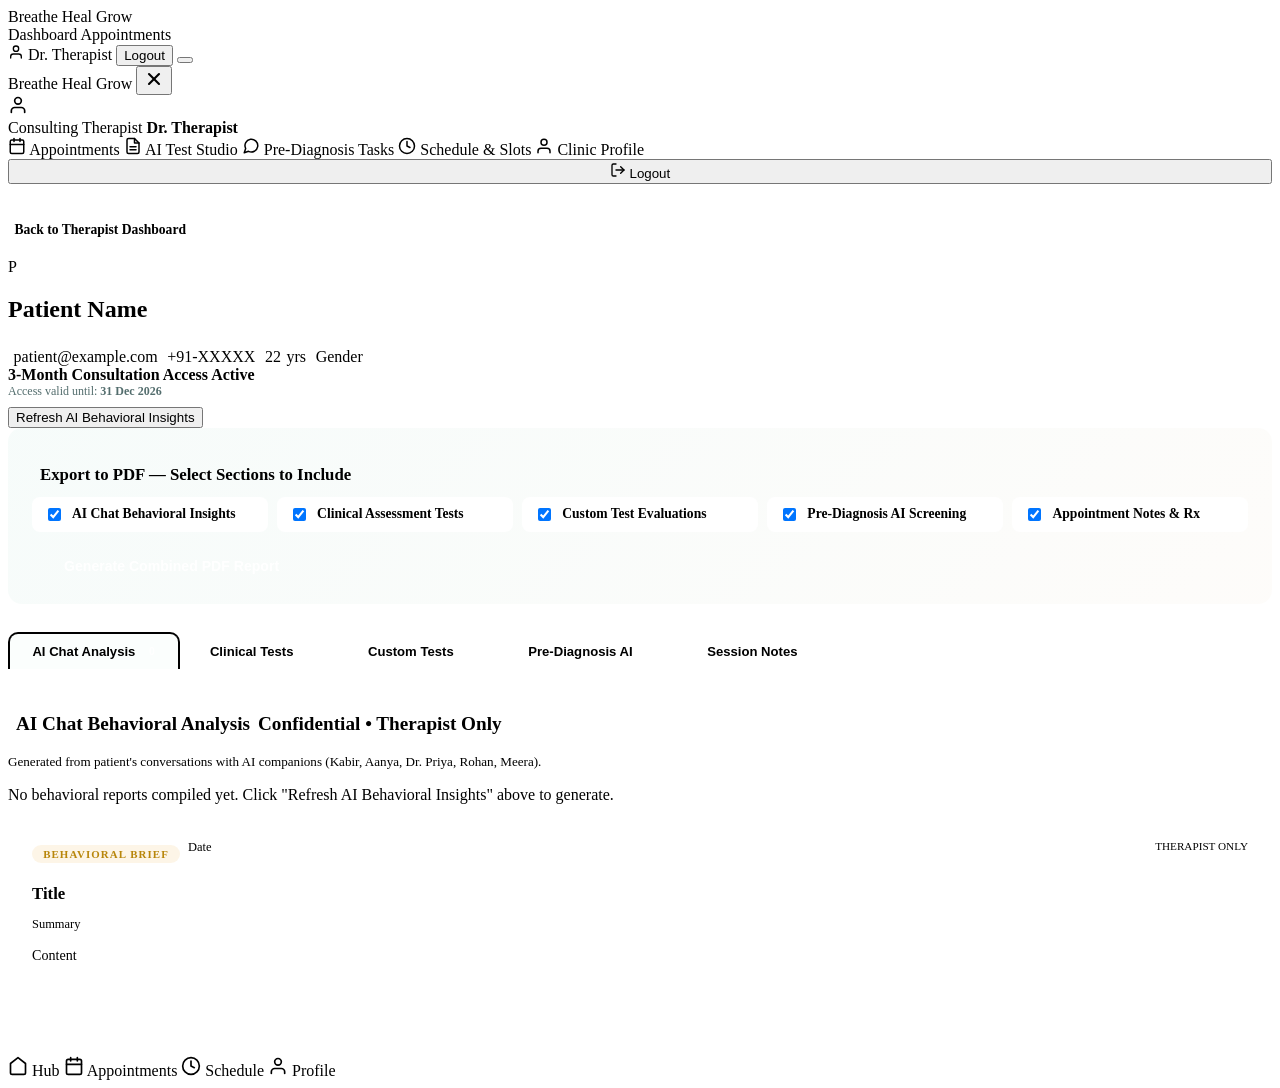
<file: src/main/resources/templates/patient-reports.html>
<!DOCTYPE html>
<html lang="en" xmlns:th="http://www.thymeleaf.org">
<head>
  <meta charset="UTF-8" />
  <meta name="viewport" content="width=device-width, initial-scale=1.0" />
  <title th:text="'Comprehensive Report Hub — ' + ${patient.name} + ' — Breathe Heal Grow'">Patient Reports</title>
  <meta name="description" content="Comprehensive patient report hub with AI chat analysis, clinical assessments, pre-diagnosis screening, and appointment notes." />
  <link rel="stylesheet" th:href="@{/css/styles.css}" />
  <script th:src="@{/js/lucide.min.js}"></script>
  <style>
    /* ══ REPORT HUB SPECIFIC STYLES ══ */
    .report-hub-tabs { display:flex; gap:0.35rem; flex-wrap:wrap; border-bottom:2px solid var(--border); padding-bottom:0.5rem; margin:1.75rem 0 1.25rem 0; }
    .report-hub-tab { background:none; border:2px solid transparent; border-bottom:none; padding:0.6rem 1rem; border-radius:10px 10px 0 0; font-size:0.82rem; font-weight:600; cursor:pointer; color:var(--muted-foreground); transition:all 0.2s; display:flex; align-items:center; gap:0.4rem; }
    .report-hub-tab:hover { color:var(--foreground); background:rgba(197,232,224,0.1); }
    .report-hub-tab.active { color:var(--teal); border-color:var(--teal); background:rgba(197,232,224,0.08); }
    .report-hub-tab .tab-count { background:var(--teal); color:#fff; font-size:0.65rem; padding:0.12rem 0.45rem; border-radius:50px; font-weight:700; }
    .report-hub-tab.active .tab-count { background:var(--coral); }

    .report-section { display:none; animation: fadeSlide 0.3s ease-out; }
    .report-section.active { display:block; }
    @keyframes fadeSlide { from { opacity:0; transform:translateY(8px); } to { opacity:1; transform:translateY(0); } }

    .rpt-card { background:#fff; border:1.5px solid var(--border); border-radius:14px; padding:1.25rem 1.5rem; margin-bottom:1.25rem; box-shadow:var(--shadow-soft); transition:box-shadow 0.2s; }
    .rpt-card:hover { box-shadow: 0 8px 24px rgba(0,0,0,0.06); }
    .rpt-card-header { display:flex; justify-content:space-between; align-items:flex-start; flex-wrap:wrap; gap:0.5rem; margin-bottom:0.75rem; }
    .rpt-card-type { font-size:0.68rem; font-weight:700; letter-spacing:0.1em; text-transform:uppercase; padding:0.2rem 0.7rem; border-radius:50px; }
    .rpt-type-behavioral { background:rgba(237,168,58,0.12); color:#b8860b; }
    .rpt-type-assessment { background:rgba(59,130,246,0.1); color:#1d4ed8; }
    .rpt-type-custom { background:rgba(147,51,234,0.1); color:#7c3aed; }
    .rpt-type-prediag { background:rgba(16,185,129,0.1); color:#047857; }
    .rpt-type-notes { background:rgba(212,100,74,0.1); color:var(--coral); }

    .rpt-card-title { font-size:1.05rem; font-weight:700; color:var(--foreground); margin-bottom:0.35rem; }
    .rpt-card-meta { font-size:0.78rem; color:var(--muted-foreground); margin-bottom:0.75rem; }
    .rpt-card-body { font-size:0.88rem; line-height:1.7; color:var(--foreground); }
    .rpt-card-body h3 { font-size:1rem; color:var(--teal); margin:1rem 0 0.4rem 0; }
    .rpt-card-body ul { padding-left:1.25rem; margin:0.3rem 0 0.5rem 0; }
    .rpt-card-body li { margin-bottom:0.35rem; line-height:1.55; }
    .rpt-card-body strong { color:var(--foreground); }

    /* PDF Section Selector */
    .pdf-selector { background:linear-gradient(135deg, rgba(197,232,224,0.15), rgba(250,245,238,0.3)); border:1.5px solid var(--border); border-radius:14px; padding:1.25rem 1.5rem; margin-bottom:1.75rem; }
    .pdf-selector h3 { font-size:1.05rem; color:var(--teal); margin-bottom:0.75rem; display:flex; align-items:center; gap:0.5rem; }
    .pdf-section-grid { display:grid; grid-template-columns:repeat(auto-fill, minmax(220px, 1fr)); gap:0.6rem; margin-bottom:1rem; }
    .pdf-section-check { display:flex; align-items:center; gap:0.5rem; font-size:0.85rem; padding:0.5rem 0.75rem; border:1.5px solid var(--border); border-radius:8px; cursor:pointer; transition:all 0.2s; background:#fff; }
    .pdf-section-check:hover { border-color:var(--teal); background:rgba(197,232,224,0.08); }
    .pdf-section-check input:checked + span { color:var(--teal); font-weight:600; }

    .btn-export-pdf-lg { display:inline-flex; align-items:center; gap:0.5rem; padding:0.65rem 1.5rem; background:var(--coral); color:#fff; border:none; border-radius:8px; font-size:0.88rem; font-weight:600; cursor:pointer; transition:all 0.2s; }
    .btn-export-pdf-lg:hover { background:#c0543a; transform:translateY(-1px); }

    /* Status pill for in-progress */
    .status-pill--in-progress { background:rgba(237,168,58,0.15); color:#b8860b; }

    /* Print CSS */
    @media print {
      .no-print, .site-header, .report-hub-tabs, .pdf-selector { display:none !important; }
      .print-header { display:flex !important; }
      .report-section { display:none !important; }
      .report-section.print-include { display:block !important; }
      .rpt-card { break-inside:avoid; page-break-inside:avoid; box-shadow:none; border-color:#ddd; }
      body { font-size:11pt; }
    }
  </style>
</head>
<body class="has-bottom-nav">

  <!-- ===== HEADER (hidden in print) ===== -->
  <header class="site-header no-print">
    <div class="site-header__inner">
      <a th:href="@{/}" class="wordmark" aria-label="Breathe Heal Grow home">
        <span>Breathe</span>
        <span>Heal</span>
        <span>Grow</span>
      </a>
      <nav class="site-nav">
        <a th:href="@{/therapist/dashboard}">Dashboard</a>
        <a th:href="@{/therapist/dashboard#appointments}">Appointments</a>
      </nav>
      <div class="header-actions">
        <span class="user-greeting">
          <svg xmlns="http://www.w3.org/2000/svg" width="16" height="16" viewBox="0 0 24 24" fill="none" stroke="currentColor" stroke-width="2" stroke-linecap="round" stroke-linejoin="round"><path d="M20 21v-2a4 4 0 0 0-4-4H8a4 4 0 0 0-4 4v2"/><circle cx="12" cy="7" r="4"/></svg>
          <span th:text="'Dr. ' + ${userName}">Dr. Therapist</span>
        </span>
        <form th:action="@{/logout}" method="post" style="display:inline;">
          <input type="hidden" th:name="${_csrf.parameterName}" th:value="${_csrf.token}" />
          <button type="submit" class="btn btn-outline-coral btn-sm">Logout</button>
        </form>
        <button type="button" class="nav-toggle" id="navToggle" aria-label="Open navigation menu" aria-expanded="false">
          <span class="nav-toggle__bar"></span>
          <span class="nav-toggle__bar"></span>
          <span class="nav-toggle__bar"></span>
        </button>
      </div>
    </div>
  </header>

  <!-- ===== MOBILE NAV BACKDROP & DRAWER ===== -->
  <div class="mobile-nav-backdrop" id="mobileNavBackdrop"></div>
  <aside class="mobile-nav-drawer" id="mobileNavDrawer" aria-hidden="true">
    <div class="mobile-nav-drawer__header">
      <a th:href="@{/}" class="wordmark" aria-label="Breathe Heal Grow home">
        <span>Breathe</span>
        <span>Heal</span>
        <span>Grow</span>
      </a>
      <button type="button" class="mobile-nav-close" id="mobileNavClose" aria-label="Close navigation menu">
        <svg width="20" height="20" viewBox="0 0 24 24" fill="none" stroke="currentColor" stroke-width="2.5" stroke-linecap="round" stroke-linejoin="round"><line x1="18" y1="6" x2="6" y2="18"></line><line x1="6" y1="6" x2="18" y2="18"></line></svg>
      </button>
    </div>
    <div class="mobile-nav-drawer__user" th:if="${userName != null}">
      <div class="mobile-user-avatar">
        <svg width="20" height="20" viewBox="0 0 24 24" fill="none" stroke="currentColor" stroke-width="2" stroke-linecap="round" stroke-linejoin="round"><path d="M20 21v-2a4 4 0 0 0-4-4H8a4 4 0 0 0-4 4v2"/><circle cx="12" cy="7" r="4"/></svg>
      </div>
      <div class="mobile-user-info">
        <span class="mobile-user-label">Consulting Therapist</span>
        <strong class="mobile-user-name" th:text="'Dr. ' + ${userName}">Dr. Therapist</strong>
      </div>
    </div>
    <nav class="mobile-nav-drawer__links">
      <a th:href="@{/therapist/dashboard#appointments}" class="mobile-nav-link">
        <svg width="18" height="18" viewBox="0 0 24 24" fill="none" stroke="currentColor" stroke-width="2" stroke-linecap="round" stroke-linejoin="round"><rect width="18" height="18" x="3" y="4" rx="2" ry="2"/><line x1="16" y1="2" x2="16" y2="6"/><line x1="8" y1="2" x2="8" y2="6"/><line x1="3" y1="10" x2="21" y2="10"/></svg>
        <span>Appointments</span>
      </a>
      <a th:href="@{/therapist/dashboard#tests}" class="mobile-nav-link">
        <svg width="18" height="18" viewBox="0 0 24 24" fill="none" stroke="currentColor" stroke-width="2" stroke-linecap="round" stroke-linejoin="round"><path d="M14 2H6a2 2 0 0 0-2 2v16a2 2 0 0 0 2 2h12a2 2 0 0 0 2-2V8z"/><polyline points="14 2 14 8 20 8"/><line x1="16" y1="13" x2="8" y2="13"/><line x1="16" y1="17" x2="8" y2="17"/></svg>
        <span>AI Test Studio</span>
      </a>
      <a th:href="@{/therapist/dashboard#prediagnosis}" class="mobile-nav-link">
        <svg width="18" height="18" viewBox="0 0 24 24" fill="none" stroke="currentColor" stroke-width="2" stroke-linecap="round" stroke-linejoin="round"><path d="m3 21 1.9-5.7a8.5 8.5 0 1 1 3.8 3.8z"/></svg>
        <span>Pre-Diagnosis Tasks</span>
      </a>
      <a th:href="@{/therapist/dashboard#schedule}" class="mobile-nav-link">
        <svg width="18" height="18" viewBox="0 0 24 24" fill="none" stroke="currentColor" stroke-width="2" stroke-linecap="round" stroke-linejoin="round"><circle cx="12" cy="12" r="10"/><polyline points="12 6 12 12 16 14"/></svg>
        <span>Schedule &amp; Slots</span>
      </a>
      <a th:href="@{/therapist/dashboard#profile}" class="mobile-nav-link">
        <svg width="18" height="18" viewBox="0 0 24 24" fill="none" stroke="currentColor" stroke-width="2" stroke-linecap="round" stroke-linejoin="round"><path d="M20 21v-2a4 4 0 0 0-4-4H8a4 4 0 0 0-4 4v2"/><circle cx="12" cy="7" r="4"/></svg>
        <span>Clinic Profile</span>
      </a>
    </nav>
    <div class="mobile-nav-drawer__footer">
      <form th:action="@{/logout}" method="post" style="width:100%;">
        <input type="hidden" th:name="${_csrf.parameterName}" th:value="${_csrf.token}" />
        <button type="submit" class="btn btn-outline-coral" style="width:100%; justify-content:center;">
          <svg width="16" height="16" viewBox="0 0 24 24" fill="none" stroke="currentColor" stroke-width="2" stroke-linecap="round" stroke-linejoin="round"><path d="M9 21H5a2 2 0 0 1-2-2V5a2 2 0 0 1 2-2h4"/><polyline points="16 17 21 12 16 7"/><line x1="21" y1="12" x2="9" y2="12"/></svg>
          <span>Logout</span>
        </button>
      </form>
    </div>
  </aside>

  <!-- ===== PRINT HEADER (visible only when printing) ===== -->
  <div class="print-header" style="display:none;">
    <div class="print-header-brand">
      <div class="print-logo-text">
        <span class="print-logo-b">Breathe</span>
        <span class="print-logo-h">Heal</span>
        <span class="print-logo-g">Grow</span>
      </div>
      <div class="print-tagline">Mental Health & Wellness Platform — Confidential Clinical Report</div>
    </div>
    <div class="print-header-meta">
      <div class="print-patient-name" th:text="'Patient: ' + ${patient.name}">Patient Name</div>
      <div th:if="${patient.age != null}" style="font-size:0.85rem;">Age: <span th:text="${patient.age}">22</span> · Gender: <span th:text="${patient.gender ?: 'Not specified'}">NA</span></div>
      <div class="print-date">Report exported on: <span id="printDateStamp"></span></div>
      <div class="print-therapist" th:text="'Prepared for: Dr. ' + ${userName}">Dr. Therapist</div>
    </div>
  </div>

  <!-- ===== MAIN CONTENT ===== -->
  <main class="dashboard" style="padding-top:2rem; padding-bottom:3rem;">
    <div class="container">

      <!-- Breadcrumbs -->
      <div class="no-print" style="margin-bottom:1.25rem;">
        <a th:href="@{/therapist/dashboard}" style="color:var(--teal); font-size:0.85rem; font-weight:600; display:inline-flex; align-items:center; gap:0.4rem;">
          <i data-lucide="arrow-left" class="icon-inline"></i> Back to Therapist Dashboard
        </a>
      </div>

      <!-- Flash Messages -->
      <div th:if="${success}" class="toast toast--success show no-print" th:text="${success}" style="margin-bottom:1rem;"></div>
      <div th:if="${info}" class="toast show no-print" th:text="${info}" style="margin-bottom:1rem; background-color:var(--teal); color:#fff;"></div>
      <div th:if="${error}" class="toast toast--error show no-print" th:text="${error}" style="margin-bottom:1rem;"></div>

      <!-- Patient Profile Card -->
      <section class="patient-profile-card fade-up">
        <div class="patient-profile-header">
          <div class="patient-profile-avatar">
            <span th:text="${#strings.substring(patient.name ?: 'P', 0, 1)}">P</span>
          </div>
          <div class="patient-profile-details">
            <h1 class="patient-profile-name" th:text="${patient.name}">Patient Name</h1>
            <div class="patient-profile-meta">
              <span style="display:inline-flex; align-items:center; gap:0.35rem;"><i data-lucide="mail" class="icon-inline"></i> <span th:text="${patient.email}">patient@example.com</span></span>
              <span style="display:inline-flex; align-items:center; gap:0.35rem;"><i data-lucide="phone" class="icon-inline"></i> <span th:text="${patient.phoneNumber} ?: 'Not provided'">+91-XXXXX</span></span>
              <span th:if="${patient.age != null}" style="display:inline-flex; align-items:center; gap:0.35rem;"><i data-lucide="user" class="icon-inline"></i> <span th:text="${patient.age}">22</span> yrs</span>
              <span th:if="${patient.gender != null and patient.gender != ''}" style="display:inline-flex; align-items:center; gap:0.35rem;"><i data-lucide="users" class="icon-inline"></i> <span th:text="${patient.gender}">Gender</span></span>
            </div>
          </div>
          <div class="patient-profile-actions no-print">
            <div class="access-window-badge">
              <span class="access-window-dot"></span>
              <div>
                <strong>3-Month Consultation Access Active</strong>
                <div style="font-size:0.75rem; color:rgba(26,60,60,0.75);">Access valid until: <strong th:text="${accessExpiryDate}">31 Dec 2026</strong></div>
              </div>
            </div>
            <form th:action="@{/therapist/patient/{id}/generate-chat-report(id=${patient.id})}" method="post" style="margin-top:0.5rem;">
              <input type="hidden" th:name="${_csrf.parameterName}" th:value="${_csrf.token}" />
              <button type="submit" class="btn btn-teal btn-sm" title="Analyze latest chat messages with AI companions">
                <i data-lucide="zap" class="icon-inline"></i> Refresh AI Behavioral Insights
              </button>
            </form>
          </div>
        </div>
      </section>

      <!-- ═══ PDF SECTION SELECTOR ═══ -->
      <div class="pdf-selector fade-up no-print">
        <h3 style="display:flex; align-items:center; gap:0.5rem;"><i data-lucide="file-text" class="icon-inline"></i> Export to PDF — Select Sections to Include</h3>
        <div class="pdf-section-grid">
          <label class="pdf-section-check">
            <input type="checkbox" data-section="behavioral" checked onchange="togglePrintSection(this)" />
            <span><i data-lucide="lock" class="icon-inline"></i> AI Chat Behavioral Insights</span>
          </label>
          <label class="pdf-section-check">
            <input type="checkbox" data-section="assessment" checked onchange="togglePrintSection(this)" />
            <span><i data-lucide="file-text" class="icon-inline"></i> Clinical Assessment Tests</span>
          </label>
          <label class="pdf-section-check">
            <input type="checkbox" data-section="customtest" checked onchange="togglePrintSection(this)" />
            <span><i data-lucide="flask-conical" class="icon-inline"></i> Custom Test Evaluations</span>
          </label>
          <label class="pdf-section-check">
            <input type="checkbox" data-section="prediag" checked onchange="togglePrintSection(this)" />
            <span><i data-lucide="bot" class="icon-inline"></i> Pre-Diagnosis AI Screening</span>
          </label>
          <label class="pdf-section-check">
            <input type="checkbox" data-section="notes" checked onchange="togglePrintSection(this)" />
            <span><i data-lucide="clipboard-list" class="icon-inline"></i> Appointment Notes &amp; Rx</span>
          </label>
        </div>
        <button class="btn-export-pdf-lg" onclick="exportCombinedPDF()">
          <i data-lucide="file-down" class="icon-inline"></i> Generate Combined PDF Report
        </button>
      </div>

      <!-- ═══ TAB NAVIGATION ═══ -->
      <div class="report-hub-tabs fade-up no-print">
        <button class="report-hub-tab active" onclick="switchTab('behavioral', this)">
          <i data-lucide="lock" class="icon-inline"></i> AI Chat Analysis <span class="tab-count" th:text="${#lists.size(behavioralReports)}">0</span>
        </button>
        <button class="report-hub-tab" onclick="switchTab('assessment', this)">
          <i data-lucide="file-text" class="icon-inline"></i> Clinical Tests <span class="tab-count" th:text="${#lists.size(assessmentReports)}">0</span>
        </button>
        <button class="report-hub-tab" onclick="switchTab('customtest', this)">
          <i data-lucide="flask-conical" class="icon-inline"></i> Custom Tests <span class="tab-count" th:text="${#lists.size(customTestResults)}">0</span>
        </button>
        <button class="report-hub-tab" onclick="switchTab('prediag', this)">
          <i data-lucide="bot" class="icon-inline"></i> Pre-Diagnosis AI <span class="tab-count" th:text="${#lists.size(preDiagnosisTasks)}">0</span>
        </button>
        <button class="report-hub-tab" onclick="switchTab('notes', this)">
          <i data-lucide="clipboard-list" class="icon-inline"></i> Session Notes <span class="tab-count" th:text="${#lists.size(appointmentNotes)}">0</span>
        </button>
      </div>

      <!-- ═══ TAB 1: AI CHAT BEHAVIORAL INSIGHTS ═══ -->
      <section id="tab-behavioral" class="report-section active print-include fade-up">
        <div class="section-header" style="margin-bottom:1rem;">
          <h2 style="font-size:1.2rem; color:var(--teal); display:inline-flex; align-items:center; gap:0.5rem;">
            <i data-lucide="lock" class="icon-inline"></i> AI Chat Behavioral Analysis
            <span class="badge-confidential">Confidential • Therapist Only</span>
          </h2>
          <p style="font-size:0.82rem; color:var(--muted-foreground); margin-top:0.25rem;">
            Generated from patient's conversations with AI companions (Kabir, Aanya, Dr. Priya, Rohan, Meera).
          </p>
        </div>
        <div th:if="${#lists.isEmpty(behavioralReports)}" class="empty-state-card">
          <p>No behavioral reports compiled yet. Click "Refresh AI Behavioral Insights" above to generate.</p>
        </div>
        <div th:each="rpt : ${behavioralReports}">
          <article class="rpt-card">
            <div class="rpt-card-header">
              <div style="display:flex; align-items:center; gap:0.5rem; flex-wrap:wrap;">
                <span class="rpt-card-type rpt-type-behavioral">BEHAVIORAL BRIEF</span>
                <span class="rpt-card-meta" th:text="${#temporals.format(rpt.createdAt, 'dd MMM yyyy · hh:mm a')}">Date</span>
              </div>
              <span class="report-severity-badge severity-badge--confidential" style="font-size:0.7rem;">THERAPIST ONLY</span>
            </div>
            <h3 class="rpt-card-title" th:text="${rpt.title}">Title</h3>
            <p class="rpt-card-meta" th:text="${rpt.summary}">Summary</p>
            <div class="rpt-card-body" th:utext="${rpt.content}">Content</div>
          </article>
        </div>
      </section>

      <!-- ═══ TAB 2: CLINICAL ASSESSMENT TESTS ═══ -->
      <section id="tab-assessment" class="report-section print-include fade-up">
        <div class="section-header" style="margin-bottom:1rem;">
          <h2 style="font-size:1.2rem; color:var(--teal); display:inline-flex; align-items:center; gap:0.5rem;">
            <i data-lucide="file-text" class="icon-inline"></i> Clinical Assessment Reports
            <span class="badge-shared">Shared with Patient</span>
          </h2>
          <p style="font-size:0.82rem; color:var(--muted-foreground); margin-top:0.25rem;">
            Clinically validated self-assessments (PHQ-9, GAD-7, PSS-10, ISI, Burnout) with AI evaluations.
          </p>
        </div>
        <div th:if="${#lists.isEmpty(assessmentReports)}" class="empty-state-card">
          <p>No clinical assessments completed yet.</p>
        </div>
        <div th:each="rpt : ${assessmentReports}">
          <article class="rpt-card">
            <div class="rpt-card-header">
              <div style="display:flex; align-items:center; gap:0.5rem; flex-wrap:wrap;">
                <span class="rpt-card-type rpt-type-assessment" th:text="${rpt.assessment != null ? rpt.assessment.type.displayName : 'ASSESSMENT'}">PHQ-9</span>
                <span class="rpt-card-meta" th:text="${#temporals.format(rpt.createdAt, 'dd MMM yyyy · hh:mm a')}">Date</span>
              </div>
              <span class="report-severity-badge"
                    th:classappend="'severity-badge--' + ${#strings.toLowerCase(rpt.severity)}"
                    th:text="${rpt.severity}">MODERATE</span>
            </div>
            <h3 class="rpt-card-title" th:text="${rpt.title}">Title</h3>
            <p class="rpt-card-meta" th:text="${rpt.summary}">Summary</p>
            <div class="rpt-card-body" th:utext="${rpt.content}">Content</div>
          </article>
        </div>
      </section>

      <!-- ═══ TAB 3: CUSTOM TEST EVALUATIONS ═══ -->
      <section id="tab-customtest" class="report-section print-include fade-up">
        <div class="section-header" style="margin-bottom:1rem;">
          <h2 style="font-size:1.2rem; color:var(--teal); display:inline-flex; align-items:center; gap:0.5rem;">
            <i data-lucide="flask-conical" class="icon-inline"></i> Custom Test Evaluations
          </h2>
          <p style="font-size:0.82rem; color:var(--muted-foreground); margin-top:0.25rem;">
            Results from therapist-designed assessments with AI clinical interpretation.
          </p>
        </div>
        <div th:if="${#lists.isEmpty(customTestResults)}" class="empty-state-card">
          <p>No custom tests completed yet.</p>
        </div>
        <div th:each="ct : ${customTestResults}">
          <article class="rpt-card">
            <div class="rpt-card-header">
              <div style="display:flex; align-items:center; gap:0.5rem; flex-wrap:wrap;">
                <span class="rpt-card-type rpt-type-custom" th:text="${ct.customTest.category ?: 'CUSTOM TEST'}">Custom</span>
                <span class="rpt-card-meta" th:text="${ct.completedAt != null ? #temporals.format(ct.completedAt, 'dd MMM yyyy · hh:mm a') : 'Date pending'}">Date</span>
              </div>
              <span class="report-severity-badge"
                    th:classappend="'severity-badge--' + ${#strings.toLowerCase(ct.severity ?: 'moderate')}"
                    th:text="${ct.severity ?: 'N/A'}">Severity</span>
            </div>
            <h3 class="rpt-card-title" th:text="${ct.customTest.title}">Test Title</h3>
            <p class="rpt-card-meta">
              Score: <strong th:text="${ct.totalScore ?: 0}">0</strong> / <span th:text="${ct.customTest.maxScore}">20</span>
              · Assigned by Dr. <span th:text="${ct.assignedBy.name}">Therapist</span>
            </p>
            <div class="rpt-card-body" th:utext="${ct.aiEvaluation ?: '<p>No AI evaluation available.</p>'}">Evaluation</div>
          </article>
        </div>
      </section>

      <!-- ═══ TAB 4: PRE-DIAGNOSIS AI SCREENING ═══ -->
      <section id="tab-prediag" class="report-section print-include fade-up">
        <div class="section-header" style="margin-bottom:1rem;">
          <h2 style="font-size:1.2rem; color:var(--teal); display:inline-flex; align-items:center; gap:0.5rem;">
            <i data-lucide="bot" class="icon-inline"></i> Pre-Diagnosis AI Screening Results
            <span class="badge-confidential">Confidential • Therapist Only</span>
          </h2>
          <p style="font-size:0.82rem; color:var(--muted-foreground); margin-top:0.25rem;">
            AI-guided pre-appointment conversations completed by the patient following your diagnostic instructions.
          </p>
        </div>
        <div th:if="${#lists.isEmpty(preDiagnosisTasks)}" class="empty-state-card">
          <p>No pre-diagnosis screenings completed yet.</p>
        </div>
        <div th:each="pt : ${preDiagnosisTasks}">
          <article class="rpt-card">
            <div class="rpt-card-header">
              <div style="display:flex; align-items:center; gap:0.5rem; flex-wrap:wrap;">
                <span class="rpt-card-type rpt-type-prediag">PRE-DIAGNOSIS</span>
                <span class="rpt-card-meta" th:text="${pt.completedAt != null ? #temporals.format(pt.completedAt, 'dd MMM yyyy · hh:mm a') : 'In progress'}">Date</span>
              </div>
              <span class="status-pill status-pill--completed">COMPLETED</span>
            </div>
            <h3 class="rpt-card-title" th:text="${pt.title}">Task Title</h3>
            <p class="rpt-card-meta">
              <strong>Your instructions:</strong> <em th:text="${#strings.abbreviate(pt.instructions, 150)}">Instructions</em>
            </p>
            <div class="rpt-card-body" th:utext="${pt.aiSummary ?: '<p>Summary is being generated...</p>'}">AI Summary</div>
          </article>
        </div>
      </section>

      <!-- ═══ TAB 5: APPOINTMENT NOTES & PRESCRIPTIONS ═══ -->
      <section id="tab-notes" class="report-section print-include fade-up">
        <div class="section-header" style="margin-bottom:1rem;">
          <h2 style="font-size:1.2rem; color:var(--teal); display:inline-flex; align-items:center; gap:0.5rem;">
            <i data-lucide="clipboard-list" class="icon-inline"></i> Appointment Notes &amp; Prescriptions
          </h2>
          <p style="font-size:0.82rem; color:var(--muted-foreground); margin-top:0.25rem;">
            Session notes, clinical observations, and prescriptions recorded during appointments.
          </p>
        </div>
        <div th:if="${#lists.isEmpty(appointmentNotes)}" class="empty-state-card">
          <p>No session notes recorded yet. Use the "Add Session Notes" button on your appointment cards.</p>
        </div>
        <div th:each="note : ${appointmentNotes}">
          <article class="rpt-card">
            <div class="rpt-card-header">
              <div style="display:flex; align-items:center; gap:0.5rem; flex-wrap:wrap;">
                <span class="rpt-card-type rpt-type-notes">SESSION NOTES</span>
                <span class="rpt-card-meta" th:text="${#temporals.format(note.createdAt, 'dd MMM yyyy · hh:mm a')}">Date</span>
              </div>
            </div>
            <h3 class="rpt-card-title">
              Session on <span th:text="${note.appointment.appointmentDate}">Date</span>
              at <span th:text="${note.appointment.appointmentTime}">Time</span>
            </h3>

            <!-- Structured Notes Display -->
            <div class="rpt-card-body">
              <div th:if="${note.chiefComplaint != null and note.chiefComplaint != ''}" style="margin-bottom:0.75rem;">
                <strong style="color:var(--coral);">Chief Complaint:</strong>
                <p style="margin:0.25rem 0 0 0;" th:text="${note.chiefComplaint}">Complaint</p>
              </div>
              <div th:if="${note.clinicalObservations != null and note.clinicalObservations != ''}" style="margin-bottom:0.75rem;">
                <strong style="color:var(--teal);">Clinical Observations:</strong>
                <p style="margin:0.25rem 0 0 0; white-space:pre-line;" th:text="${note.clinicalObservations}">Observations</p>
              </div>
              <div th:if="${note.prescription != null and note.prescription != ''}" style="margin-bottom:0.75rem; background:rgba(245,213,200,0.15); border-radius:8px; padding:0.6rem 0.8rem;">
                <strong style="color:var(--coral); display:flex; align-items:center; gap:0.35rem;"><i data-lucide="pill" class="icon-inline"></i> Prescription:</strong>
                <p style="margin:0.25rem 0 0 0; white-space:pre-line;" th:text="${note.prescription}">Rx</p>
              </div>
              <div th:if="${note.followUpPlan != null and note.followUpPlan != ''}" style="margin-bottom:0.75rem;">
                <strong style="color:var(--teal); display:flex; align-items:center; gap:0.35rem;"><i data-lucide="calendar" class="icon-inline"></i> Follow-Up Plan:</strong>
                <p style="margin:0.25rem 0 0 0; white-space:pre-line;" th:text="${note.followUpPlan}">Plan</p>
              </div>

              <!-- AI Clinical Summary -->
              <div th:if="${note.aiClinicalSummary != null and note.aiClinicalSummary != ''}" style="margin-top:1rem; border-top:1px solid var(--border); padding-top:0.75rem;">
                <strong style="color:var(--teal); font-size:0.92rem; display:flex; align-items:center; gap:0.35rem;"><i data-lucide="bot" class="icon-inline"></i> AI Clinical Summary:</strong>
                <div style="margin-top:0.5rem; line-height:1.65;" th:utext="${note.aiClinicalSummary}">Summary</div>
              </div>
            </div>
          </article>
        </div>
      </section>

    </div>
  </main>

  <!-- ═══ SCRIPTS ═══ -->
  <script>
    // Set print date stamp
    const ds = document.getElementById('printDateStamp');
    if (ds) ds.textContent = new Date().toLocaleDateString('en-IN', {
      day: '2-digit', month: 'long', year: 'numeric', hour: '2-digit', minute: '2-digit'
    });

    // Tab switching
    function switchTab(tabId, btn) {
      document.querySelectorAll('.report-hub-tab').forEach(t => t.classList.remove('active'));
      document.querySelectorAll('.report-section').forEach(s => s.classList.remove('active'));
      btn.classList.add('active');
      const sec = document.getElementById('tab-' + tabId);
      if (sec) sec.classList.add('active');
    }

    // Toggle print inclusion for a section
    function togglePrintSection(checkbox) {
      const sectionId = 'tab-' + checkbox.dataset.section;
      const sec = document.getElementById(sectionId);
      if (sec) {
        if (checkbox.checked) {
          sec.classList.add('print-include');
        } else {
          sec.classList.remove('print-include');
        }
      }
    }

    // Export combined PDF with selected sections
    function exportCombinedPDF() {
      // Ensure all checked sections have print-include class
      document.querySelectorAll('.pdf-section-check input[type="checkbox"]').forEach(cb => {
        const sectionId = 'tab-' + cb.dataset.section;
        const sec = document.getElementById(sectionId);
        if (sec) {
          if (cb.checked) {
            sec.classList.add('print-include');
          } else {
            sec.classList.remove('print-include');
          }
        }
      });

      window.print();
    }
  </script>

  <!-- ===== MOBILE BOTTOM NAVIGATION ===== -->
  <nav class="mobile-bottom-nav no-print" aria-label="Therapist mobile navigation">
    <a th:href="@{/therapist/dashboard}" class="mobile-bottom-nav__item">
      <svg width="20" height="20" viewBox="0 0 24 24" fill="none" stroke="currentColor" stroke-width="2" stroke-linecap="round" stroke-linejoin="round"><path d="m3 9 9-7 9 7v11a2 2 0 0 1-2 2H5a2 2 0 0 1-2-2z"/></svg>
      <span>Hub</span>
    </a>
    <a th:href="@{/therapist/dashboard#appointments}" class="mobile-bottom-nav__item active">
      <svg width="20" height="20" viewBox="0 0 24 24" fill="none" stroke="currentColor" stroke-width="2" stroke-linecap="round" stroke-linejoin="round"><rect width="18" height="18" x="3" y="4" rx="2" ry="2"/><line x1="16" y1="2" x2="16" y2="6"/><line x1="8" y1="2" x2="8" y2="6"/><line x1="3" y1="10" x2="21" y2="10"/></svg>
      <span>Appointments</span>
    </a>
    <a th:href="@{/therapist/dashboard#schedule}" class="mobile-bottom-nav__item">
      <svg width="20" height="20" viewBox="0 0 24 24" fill="none" stroke="currentColor" stroke-width="2" stroke-linecap="round" stroke-linejoin="round"><circle cx="12" cy="12" r="10"/><polyline points="12 6 12 12 16 14"/></svg>
      <span>Schedule</span>
    </a>
    <a th:href="@{/therapist/dashboard#profile}" class="mobile-bottom-nav__item">
      <svg width="20" height="20" viewBox="0 0 24 24" fill="none" stroke="currentColor" stroke-width="2" stroke-linecap="round" stroke-linejoin="round"><path d="M20 21v-2a4 4 0 0 0-4-4H8a4 4 0 0 0-4 4v2"/><circle cx="12" cy="7" r="4"/></svg>
      <span>Profile</span>
    </a>
  </nav>

  <!-- Navigation & Mobile Drawer Script -->
  <script th:src="@{/js/navigation.js(v='3.1')}"></script>
</body>
</html>
</file>
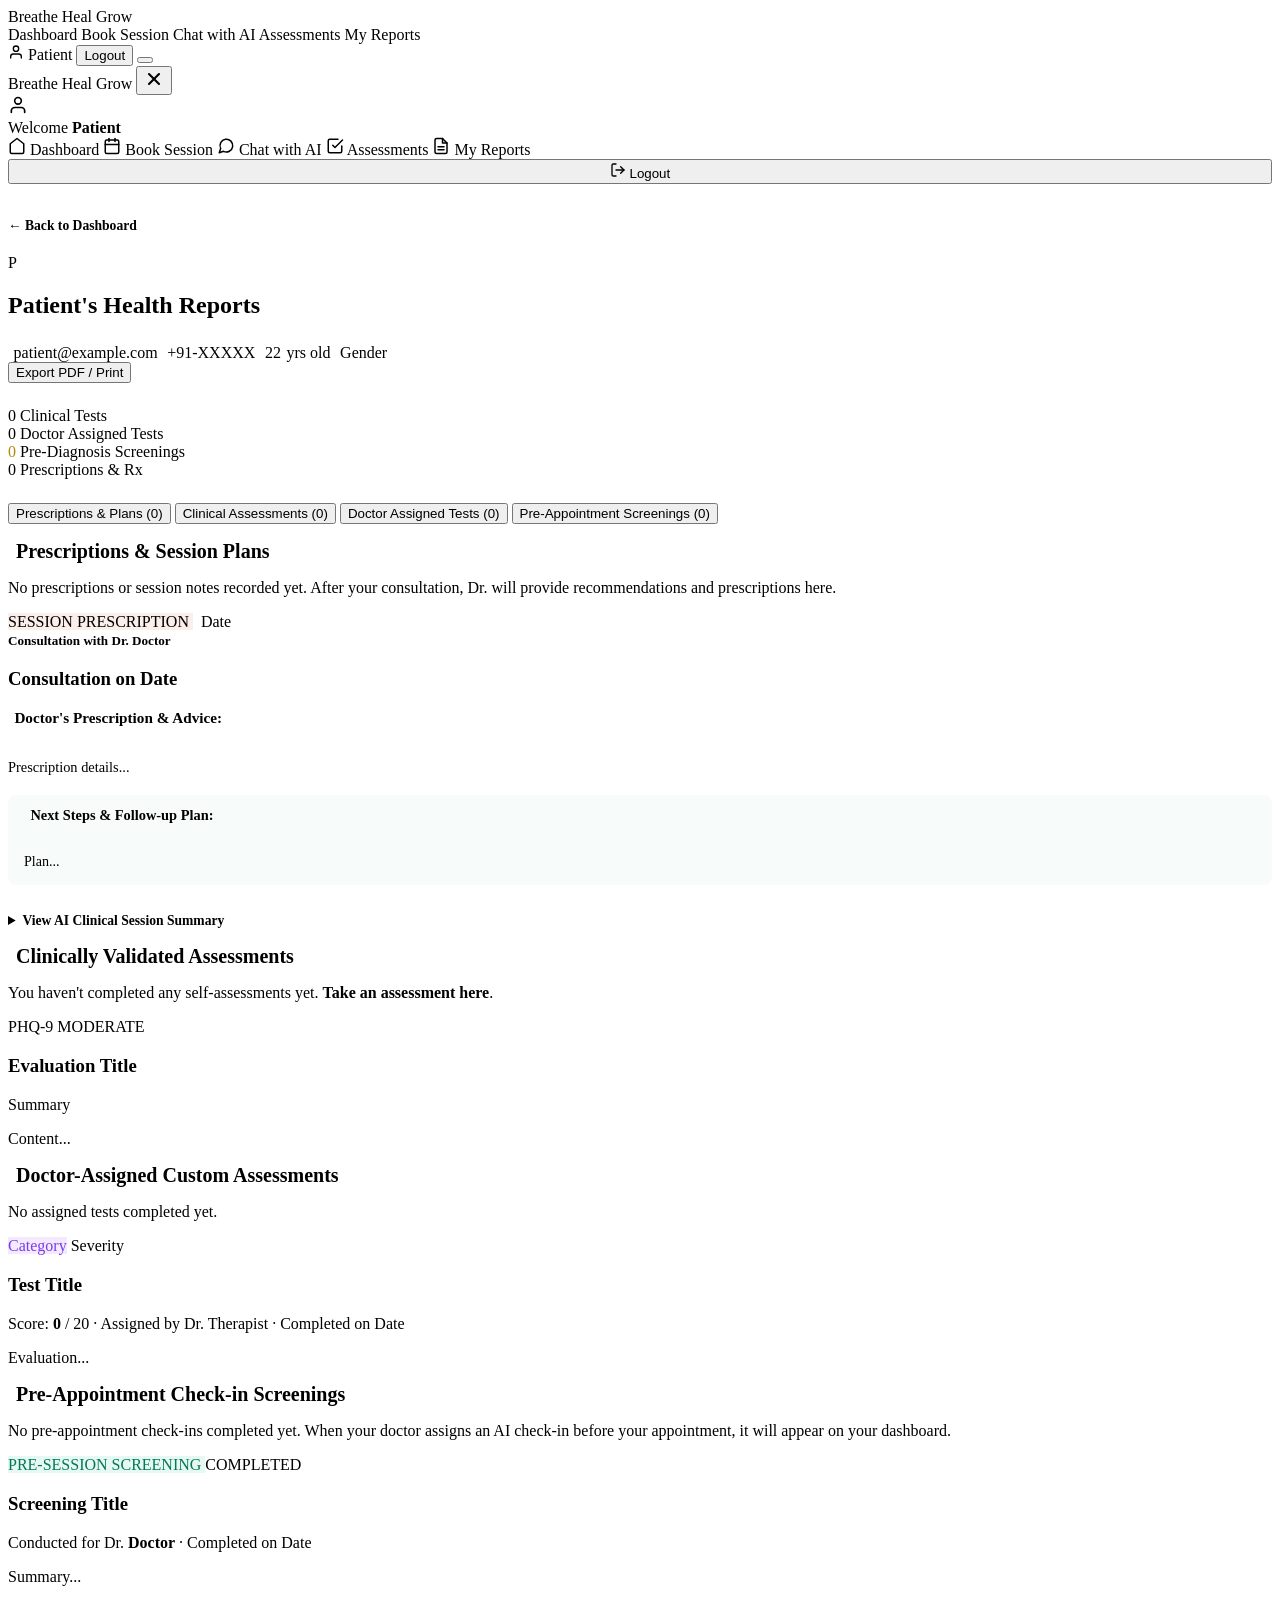
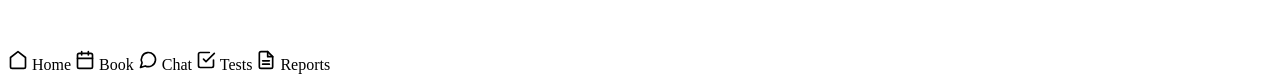
<file: src/main/resources/templates/patient-view-reports.html>
<!DOCTYPE html>
<html lang="en" xmlns:th="http://www.thymeleaf.org">
<head>
  <meta charset="UTF-8" />
  <meta name="viewport" content="width=device-width, initial-scale=1.0" />
  <title th:text="'My Health Reports & Prescriptions — ' + ${userName} + ' — Breathe Heal Grow'">My Reports</title>
  <meta name="description" content="View your comprehensive mental health reports, assessment outcomes, prescriptions, and pre-appointment check-ins." />
  <link rel="stylesheet" th:href="@{/css/styles.css(v='3.1')}" />
  <script th:src="@{/js/lucide.min.js}"></script>
</head>
<body class="has-bottom-nav">

  <!-- ===== SITE HEADER ===== -->
  <header class="site-header no-print">
    <div class="site-header__inner">
      <a th:href="@{/}" class="wordmark" aria-label="Breathe Heal Grow home">
        <span>Breathe</span>
        <span>Heal</span>
        <span>Grow</span>
      </a>
      <nav class="site-nav">
        <a th:href="@{/dashboard}">Dashboard</a>
        <a th:href="@{/appointments/book}">Book Session</a>
        <a th:href="@{/chat}">Chat with AI</a>
        <a th:href="@{/assessments}">Assessments</a>
        <a th:href="@{/reports}" class="active">My Reports</a>
      </nav>
      <div class="header-actions">
        <span class="user-greeting">
          <svg xmlns="http://www.w3.org/2000/svg" width="16" height="16" viewBox="0 0 24 24" fill="none" stroke="currentColor" stroke-width="2" stroke-linecap="round" stroke-linejoin="round"><path d="M20 21v-2a4 4 0 0 0-4-4H8a4 4 0 0 0-4 4v2"/><circle cx="12" cy="7" r="4"/></svg>
          <span th:text="${userName}">Patient</span>
        </span>
        <form th:action="@{/logout}" method="post" style="display:inline;">
          <input type="hidden" th:name="${_csrf.parameterName}" th:value="${_csrf.token}" />
          <button type="submit" class="btn btn-outline-coral btn-sm">Logout</button>
        </form>
        <button type="button" class="nav-toggle" id="navToggle" aria-label="Open navigation menu" aria-expanded="false">
          <span class="nav-toggle__bar"></span>
          <span class="nav-toggle__bar"></span>
          <span class="nav-toggle__bar"></span>
        </button>
      </div>
    </div>
  </header>

  <!-- ===== MOBILE NAV BACKDROP & DRAWER ===== -->
  <div class="mobile-nav-backdrop no-print" id="mobileNavBackdrop"></div>
  <aside class="mobile-nav-drawer no-print" id="mobileNavDrawer" aria-hidden="true">
    <div class="mobile-nav-drawer__header">
      <a th:href="@{/}" class="wordmark" aria-label="Breathe Heal Grow home">
        <span>Breathe</span>
        <span>Heal</span>
        <span>Grow</span>
      </a>
      <button type="button" class="mobile-nav-close" id="mobileNavClose" aria-label="Close navigation menu">
        <svg width="20" height="20" viewBox="0 0 24 24" fill="none" stroke="currentColor" stroke-width="2.5" stroke-linecap="round" stroke-linejoin="round"><line x1="18" y1="6" x2="6" y2="18"></line><line x1="6" y1="6" x2="18" y2="18"></line></svg>
      </button>
    </div>
    <div class="mobile-nav-drawer__user" th:if="${userName != null}">
      <div class="mobile-user-avatar">
        <svg width="20" height="20" viewBox="0 0 24 24" fill="none" stroke="currentColor" stroke-width="2" stroke-linecap="round" stroke-linejoin="round"><path d="M20 21v-2a4 4 0 0 0-4-4H8a4 4 0 0 0-4 4v2"/><circle cx="12" cy="7" r="4"/></svg>
      </div>
      <div class="mobile-user-info">
        <span class="mobile-user-label">Welcome</span>
        <strong class="mobile-user-name" th:text="${userName}">Patient</strong>
      </div>
    </div>
    <nav class="mobile-nav-drawer__links">
      <a th:href="@{/dashboard}" class="mobile-nav-link">
        <svg width="18" height="18" viewBox="0 0 24 24" fill="none" stroke="currentColor" stroke-width="2" stroke-linecap="round" stroke-linejoin="round"><path d="M3 9l9-7 9 7v11a2 2 0 0 1-2 2H5a2 2 0 0 1-2-2z"/></svg>
        <span>Dashboard</span>
      </a>
      <a th:href="@{/appointments/book}" class="mobile-nav-link">
        <svg width="18" height="18" viewBox="0 0 24 24" fill="none" stroke="currentColor" stroke-width="2" stroke-linecap="round" stroke-linejoin="round"><rect width="18" height="18" x="3" y="4" rx="2" ry="2"/><line x1="16" y1="2" x2="16" y2="6"/><line x1="8" y1="2" x2="8" y2="6"/><line x1="3" y1="10" x2="21" y2="10"/></svg>
        <span>Book Session</span>
      </a>
      <a th:href="@{/chat}" class="mobile-nav-link">
        <svg width="18" height="18" viewBox="0 0 24 24" fill="none" stroke="currentColor" stroke-width="2" stroke-linecap="round" stroke-linejoin="round"><path d="m3 21 1.9-5.7a8.5 8.5 0 1 1 3.8 3.8z"/></svg>
        <span>Chat with AI</span>
      </a>
      <a th:href="@{/assessments}" class="mobile-nav-link">
        <svg width="18" height="18" viewBox="0 0 24 24" fill="none" stroke="currentColor" stroke-width="2" stroke-linecap="round" stroke-linejoin="round"><path d="M9 11l3 3L22 4"/><path d="M21 12v7a2 2 0 0 1-2 2H5a2 2 0 0 1-2-2V5a2 2 0 0 1 2-2h11"/></svg>
        <span>Assessments</span>
      </a>
      <a th:href="@{/reports}" class="mobile-nav-link active">
        <svg width="18" height="18" viewBox="0 0 24 24" fill="none" stroke="currentColor" stroke-width="2" stroke-linecap="round" stroke-linejoin="round"><path d="M14 2H6a2 2 0 0 0-2 2v16a2 2 0 0 0 2 2h12a2 2 0 0 0 2-2V8z"/><polyline points="14 2 14 8 20 8"/><line x1="16" y1="13" x2="8" y2="13"/><line x1="16" y1="17" x2="8" y2="17"/></svg>
        <span>My Reports</span>
      </a>
    </nav>
    <div class="mobile-nav-drawer__footer">
      <form th:action="@{/logout}" method="post" style="width:100%;">
        <input type="hidden" th:name="${_csrf.parameterName}" th:value="${_csrf.token}" />
        <button type="submit" class="btn btn-outline-coral" style="width:100%; justify-content:center;">
          <svg width="16" height="16" viewBox="0 0 24 24" fill="none" stroke="currentColor" stroke-width="2" stroke-linecap="round" stroke-linejoin="round"><path d="M9 21H5a2 2 0 0 1-2-2V5a2 2 0 0 1 2-2h4"/><polyline points="16 17 21 12 16 7"/><line x1="21" y1="12" x2="9" y2="12"/></svg>
          <span>Logout</span>
        </button>
      </form>
    </div>
  </aside>

  <!-- ===== PRINT HEADER (visible only when printing) ===== -->
  <div class="print-header" style="display:none;">
    <div class="print-header-brand">
      <div class="print-logo-text">
        <span class="print-logo-b">Breathe</span>
        <span class="print-logo-h">Heal</span>
        <span class="print-logo-g">Grow</span>
      </div>
      <div class="print-tagline">Personal Health Record & Clinical Reports</div>
    </div>
    <div class="print-header-meta">
      <div class="print-patient-name" th:text="'Patient: ' + ${patient.name}">Patient Name</div>
      <div th:if="${patient.age != null}" style="font-size:0.85rem;">Age: <span th:text="${patient.age}">22</span> · Gender: <span th:text="${patient.gender ?: 'Not specified'}">NA</span></div>
      <div class="print-date">Generated on: <span id="printDateStamp"></span></div>
    </div>
  </div>

  <!-- ===== MAIN CONTENT ===== -->
  <main class="dashboard" style="padding-top:2rem; padding-bottom:4rem;">
    <div class="container">

      <!-- Breadcrumbs -->
      <div class="no-print" style="margin-bottom:1.25rem;">
        <a th:href="@{/dashboard}" style="color:var(--teal); font-size:0.85rem; font-weight:600; display:inline-flex; align-items:center; gap:0.4rem;">
          ← Back to Dashboard
        </a>
      </div>

      <!-- Welcome Card -->
      <section class="patient-profile-card fade-up">
        <div class="patient-profile-header">
          <div class="patient-profile-avatar">
            <span th:text="${#strings.substring(patient.name ?: 'P', 0, 1)}">P</span>
          </div>
          <div class="patient-profile-details">
            <h1 class="patient-profile-name">
              <span th:text="${patient.name}">Patient</span>'s Health Reports
            </h1>
            <div class="patient-profile-meta">
              <span style="display:inline-flex; align-items:center; gap:0.35rem;"><i data-lucide="mail" class="icon-inline"></i> <span th:text="${patient.email}">patient@example.com</span></span>
              <span style="display:inline-flex; align-items:center; gap:0.35rem;"><i data-lucide="phone" class="icon-inline"></i> <span th:text="${patient.phoneNumber} ?: 'Not provided'">+91-XXXXX</span></span>
              <span th:if="${patient.age != null}" style="display:inline-flex; align-items:center; gap:0.35rem;"><i data-lucide="user" class="icon-inline"></i> <span th:text="${patient.age}">22</span> yrs old</span>
              <span th:if="${patient.gender != null and patient.gender != ''}" style="display:inline-flex; align-items:center; gap:0.35rem;"><i data-lucide="users" class="icon-inline"></i> <span th:text="${patient.gender}">Gender</span></span>
            </div>
          </div>
          <div class="patient-profile-actions no-print">
            <button type="button" class="btn btn-outline-coral btn-sm" onclick="window.print()">
              <i data-lucide="printer" class="icon-inline"></i> Export PDF / Print
            </button>
          </div>
        </div>
      </section>

      <!-- Quick Summary Stats -->
      <div class="grid grid--4col fade-up" style="gap:1rem; margin-top:1.5rem; margin-bottom:1.5rem;">
        <div class="dash-stat-card bg-mint">
          <span class="dash-stat-card__number text-teal" th:text="${#lists.size(assessmentReports)}">0</span>
          <span class="dash-stat-card__label">Clinical Tests</span>
        </div>
        <div class="dash-stat-card bg-blush">
          <span class="dash-stat-card__number text-coral" th:text="${#lists.size(customTestResults)}">0</span>
          <span class="dash-stat-card__label">Doctor Assigned Tests</span>
        </div>
        <div class="dash-stat-card bg-lemon">
          <span class="dash-stat-card__number" style="color:#b8860b;" th:text="${#lists.size(preDiagnosisTasks)}">0</span>
          <span class="dash-stat-card__label">Pre-Diagnosis Screenings</span>
        </div>
        <div class="dash-stat-card bg-lavender">
          <span class="dash-stat-card__number text-lavender" th:text="${#lists.size(appointmentNotes)}">0</span>
          <span class="dash-stat-card__label">Prescriptions & Rx</span>
        </div>
      </div>

      <!-- Navigation Tabs -->
      <div class="report-tabs-nav fade-up no-print">
        <button class="report-tab-btn active" onclick="switchPatientTab('rx', this)">
          <i data-lucide="pill" class="icon-inline"></i> Prescriptions &amp; Plans (<span class="badge-count" th:text="${#lists.size(appointmentNotes)}">0</span>)
        </button>
        <button class="report-tab-btn" onclick="switchPatientTab('assessments', this)">
          <i data-lucide="file-text" class="icon-inline"></i> Clinical Assessments (<span class="badge-count" th:text="${#lists.size(assessmentReports)}">0</span>)
        </button>
        <button class="report-tab-btn" onclick="switchPatientTab('custom', this)">
          <i data-lucide="flask-conical" class="icon-inline"></i> Doctor Assigned Tests (<span class="badge-count" th:text="${#lists.size(customTestResults)}">0</span>)
        </button>
        <button class="report-tab-btn" onclick="switchPatientTab('prediag', this)">
          <i data-lucide="bot" class="icon-inline"></i> Pre-Appointment Screenings (<span class="badge-count" th:text="${#lists.size(preDiagnosisTasks)}">0</span>)
        </button>
      </div>

      <!-- ════════════════════════════════════════════════════════════════
           TAB 1: PRESCRIPTIONS & THERAPIST PLANS
           ════════════════════════════════════════════════════════════════ -->
      <section id="panel-rx" class="report-tab-panel active fade-up">
        <h2 style="font-size:1.25rem; color:var(--teal); margin-bottom:1rem; display:flex; align-items:center; gap:0.5rem;">
          <i data-lucide="pill" class="icon-inline"></i> Prescriptions &amp; Session Plans
        </h2>

        <div th:if="${#lists.isEmpty(appointmentNotes)}" class="empty-state-card">
          <p>No prescriptions or session notes recorded yet. After your consultation, Dr. will provide recommendations and prescriptions here.</p>
        </div>

        <div th:each="note : ${appointmentNotes}">
          <article class="patient-report-card">
            <div class="patient-report-card-header">
              <div>
                <span class="report-type-badge report-type-badge--assessment" style="background:rgba(212,100,74,0.1); color:var(--coral);">
                  SESSION PRESCRIPTION
                </span>
                <span class="patient-report-meta" style="margin-left:0.5rem;" th:text="${#temporals.format(note.createdAt, 'dd MMMM yyyy · hh:mm a')}">Date</span>
              </div>
              <span style="font-size:0.82rem; color:var(--teal); font-weight:600;">
                Consultation with Dr. <span th:text="${note.therapist.name}">Doctor</span>
              </span>
            </div>

            <h3 class="patient-report-title">
              Consultation on <span th:text="${note.appointment.appointmentDate}">Date</span>
            </h3>

            <!-- Prescription Box -->
            <div th:if="${note.prescription != null and note.prescription != ''}" class="rx-box">
              <strong style="color:var(--coral); font-size:0.95rem; display:flex; align-items:center; gap:0.4rem;"><i data-lucide="pill" class="icon-inline"></i> Doctor's Prescription &amp; Advice:</strong>
              <div style="margin-top:0.4rem; white-space:pre-line; font-size:0.9rem; line-height:1.6;" th:text="${note.prescription}">
                Prescription details...
              </div>
            </div>

            <!-- Follow-up Plan -->
            <div th:if="${note.followUpPlan != null and note.followUpPlan != ''}" style="margin-top:1rem; background:rgba(197,232,224,0.15); border-radius:8px; padding:0.75rem 1rem;">
              <strong style="color:var(--teal); font-size:0.9rem; display:flex; align-items:center; gap:0.4rem;"><i data-lucide="calendar" class="icon-inline"></i> Next Steps &amp; Follow-up Plan:</strong>
              <div style="margin-top:0.3rem; white-space:pre-line; font-size:0.88rem; line-height:1.55;" th:text="${note.followUpPlan}">
                Plan...
              </div>
            </div>

            <!-- AI Summary for Patient -->
            <div th:if="${note.aiClinicalSummary != null and note.aiClinicalSummary != ''}" style="margin-top:1rem; border-top:1px solid var(--border); padding-top:0.75rem;">
              <details style="font-size:0.85rem;">
                <summary style="cursor:pointer; color:var(--teal); font-weight:600;"><i data-lucide="clipboard-list" class="icon-inline"></i> View AI Clinical Session Summary</summary>
                <div style="margin-top:0.5rem; line-height:1.65;" th:utext="${note.aiClinicalSummary}">Summary</div>
              </details>
            </div>
          </article>
        </div>
      </section>

      <!-- ════════════════════════════════════════════════════════════════
           TAB 2: CLINICAL ASSESSMENT TESTS (PHQ-9, GAD-7, etc.)
           ════════════════════════════════════════════════════════════════ -->
      <section id="panel-assessments" class="report-tab-panel fade-up">
        <h2 style="font-size:1.25rem; color:var(--teal); margin-bottom:1rem; display:flex; align-items:center; gap:0.5rem;">
          <i data-lucide="file-text" class="icon-inline"></i> Clinically Validated Assessments
        </h2>

        <div th:if="${#lists.isEmpty(assessmentReports)}" class="empty-state-card">
          <p>You haven't completed any self-assessments yet. <a th:href="@{/assessments}" style="color:var(--teal); font-weight:600;">Take an assessment here</a>.</p>
        </div>

        <div th:each="rpt : ${assessmentReports}">
          <article class="patient-report-card">
            <div class="patient-report-card-header">
              <span class="report-type-badge report-type-badge--assessment"
                    th:text="${rpt.assessment != null ? rpt.assessment.type.displayName : 'CLINICAL TEST'}">PHQ-9</span>
              <span class="report-severity-badge"
                    th:classappend="'severity-badge--' + ${#strings.toLowerCase(rpt.severity)}"
                    th:text="${rpt.severity}">MODERATE</span>
            </div>

            <h3 class="patient-report-title" th:text="${rpt.title}">Evaluation Title</h3>
            <p class="patient-report-meta" th:text="${rpt.summary}">Summary</p>

            <div class="report-rendered-content" th:utext="${rpt.content}">
              Content...
            </div>
          </article>
        </div>
      </section>

      <!-- ════════════════════════════════════════════════════════════════
           TAB 3: DOCTOR ASSIGNED CUSTOM TESTS
           ════════════════════════════════════════════════════════════════ -->
      <section id="panel-custom" class="report-tab-panel fade-up">
        <h2 style="font-size:1.25rem; color:var(--teal); margin-bottom:1rem; display:flex; align-items:center; gap:0.5rem;">
          <i data-lucide="flask-conical" class="icon-inline"></i> Doctor-Assigned Custom Assessments
        </h2>

        <div th:if="${#lists.isEmpty(customTestResults)}" class="empty-state-card">
          <p>No assigned tests completed yet.</p>
        </div>

        <div th:each="ct : ${customTestResults}">
          <article class="patient-report-card">
            <div class="patient-report-card-header">
              <span class="report-type-badge report-type-badge--assessment" style="background:rgba(147,51,234,0.1); color:#7c3aed;"
                    th:text="${ct.customTest.category ?: 'CUSTOM'}">Category</span>
              <span class="report-severity-badge"
                    th:classappend="'severity-badge--' + ${#strings.toLowerCase(ct.severity ?: 'moderate')}"
                    th:text="${ct.severity ?: 'Moderate'}">Severity</span>
            </div>

            <h3 class="patient-report-title" th:text="${ct.customTest.title}">Test Title</h3>
            <p class="patient-report-meta">
              Score: <strong th:text="${ct.totalScore ?: 0}">0</strong> / <span th:text="${ct.customTest.maxScore}">20</span>
              · Assigned by Dr. <span th:text="${ct.assignedBy.name}">Therapist</span>
              · Completed on <span th:text="${ct.completedAt != null ? #temporals.format(ct.completedAt, 'dd MMM yyyy') : 'Recently'}">Date</span>
            </p>

            <div class="report-rendered-content" th:utext="${ct.aiEvaluation}">
              Evaluation...
            </div>
          </article>
        </div>
      </section>

      <!-- ════════════════════════════════════════════════════════════════
           TAB 4: PRE-APPOINTMENT AI SCREENINGS
           ════════════════════════════════════════════════════════════════ -->
      <section id="panel-prediag" class="report-tab-panel fade-up">
        <h2 style="font-size:1.25rem; color:var(--teal); margin-bottom:1rem; display:flex; align-items:center; gap:0.5rem;">
          <i data-lucide="bot" class="icon-inline"></i> Pre-Appointment Check-in Screenings
        </h2>

        <div th:if="${#lists.isEmpty(preDiagnosisTasks)}" class="empty-state-card">
          <p>No pre-appointment check-ins completed yet. When your doctor assigns an AI check-in before your appointment, it will appear on your dashboard.</p>
        </div>

        <div th:each="pt : ${preDiagnosisTasks}">
          <article class="patient-report-card">
            <div class="patient-report-card-header">
              <span class="report-type-badge report-type-badge--assessment" style="background:rgba(16,185,129,0.1); color:#047857;">
                PRE-SESSION SCREENING
              </span>
              <span class="status-pill status-pill--completed">COMPLETED</span>
            </div>

            <h3 class="patient-report-title" th:text="${pt.title}">Screening Title</h3>
            <p class="patient-report-meta">
              Conducted for Dr. <strong th:text="${pt.therapist.name}">Doctor</strong>
              · Completed on <span th:text="${pt.completedAt != null ? #temporals.format(pt.completedAt, 'dd MMM yyyy') : 'Recently'}">Date</span>
            </p>

            <div class="report-rendered-content" th:utext="${pt.aiSummary}">
              Summary...
            </div>
          </article>
        </div>
      </section>

    </div>
  </main>

  <!-- Scripts -->
  <script>
    const printStamp = document.getElementById('printDateStamp');
    if (printStamp) {
      printStamp.textContent = new Date().toLocaleDateString('en-IN', {
        day: '2-digit', month: 'long', year: 'numeric', hour: '2-digit', minute: '2-digit'
      });
    }

    function switchPatientTab(tabName, btn) {
      document.querySelectorAll('.report-tab-btn').forEach(b => b.classList.remove('active'));
      document.querySelectorAll('.report-tab-panel').forEach(p => p.classList.remove('active'));
      btn.classList.add('active');
      const panel = document.getElementById('panel-' + tabName);
      if (panel) panel.classList.add('active');
    }
  </script>

  <!-- ===== MOBILE BOTTOM NAVIGATION BAR ===== -->
  <nav class="mobile-bottom-nav no-print" aria-label="Quick mobile navigation">
    <a th:href="@{/dashboard}" class="mobile-bottom-nav__item">
      <svg width="20" height="20" viewBox="0 0 24 24" fill="none" stroke="currentColor" stroke-width="2" stroke-linecap="round" stroke-linejoin="round"><path d="M3 9l9-7 9 7v11a2 2 0 0 1-2 2H5a2 2 0 0 1-2-2z"/></svg>
      <span>Home</span>
    </a>
    <a th:href="@{/appointments/book}" class="mobile-bottom-nav__item">
      <svg width="20" height="20" viewBox="0 0 24 24" fill="none" stroke="currentColor" stroke-width="2" stroke-linecap="round" stroke-linejoin="round"><rect width="18" height="18" x="3" y="4" rx="2" ry="2"/><line x1="16" y1="2" x2="16" y2="6"/><line x1="8" y1="2" x2="8" y2="6"/><line x1="3" y1="10" x2="21" y2="10"/></svg>
      <span>Book</span>
    </a>
    <a th:href="@{/chat}" class="mobile-bottom-nav__item">
      <svg width="20" height="20" viewBox="0 0 24 24" fill="none" stroke="currentColor" stroke-width="2" stroke-linecap="round" stroke-linejoin="round"><path d="m3 21 1.9-5.7a8.5 8.5 0 1 1 3.8 3.8z"/></svg>
      <span>Chat</span>
    </a>
    <a th:href="@{/assessments}" class="mobile-bottom-nav__item">
      <svg width="20" height="20" viewBox="0 0 24 24" fill="none" stroke="currentColor" stroke-width="2" stroke-linecap="round" stroke-linejoin="round"><path d="M9 11l3 3L22 4"/><path d="M21 12v7a2 2 0 0 1-2 2H5a2 2 0 0 1-2-2V5a2 2 0 0 1 2-2h11"/></svg>
      <span>Tests</span>
    </a>
    <a th:href="@{/reports}" class="mobile-bottom-nav__item active">
      <svg width="20" height="20" viewBox="0 0 24 24" fill="none" stroke="currentColor" stroke-width="2" stroke-linecap="round" stroke-linejoin="round"><path d="M14 2H6a2 2 0 0 0-2 2v16a2 2 0 0 0 2 2h12a2 2 0 0 0 2-2V8z"/><polyline points="14 2 14 8 20 8"/><line x1="16" y1="13" x2="8" y2="13"/><line x1="16" y1="17" x2="8" y2="17"/></svg>
      <span>Reports</span>
    </a>
  </nav>

  <!-- Navigation & Mobile Drawer Script -->
  <script th:src="@{/js/navigation.js}"></script>
</body>
</html>
</file>
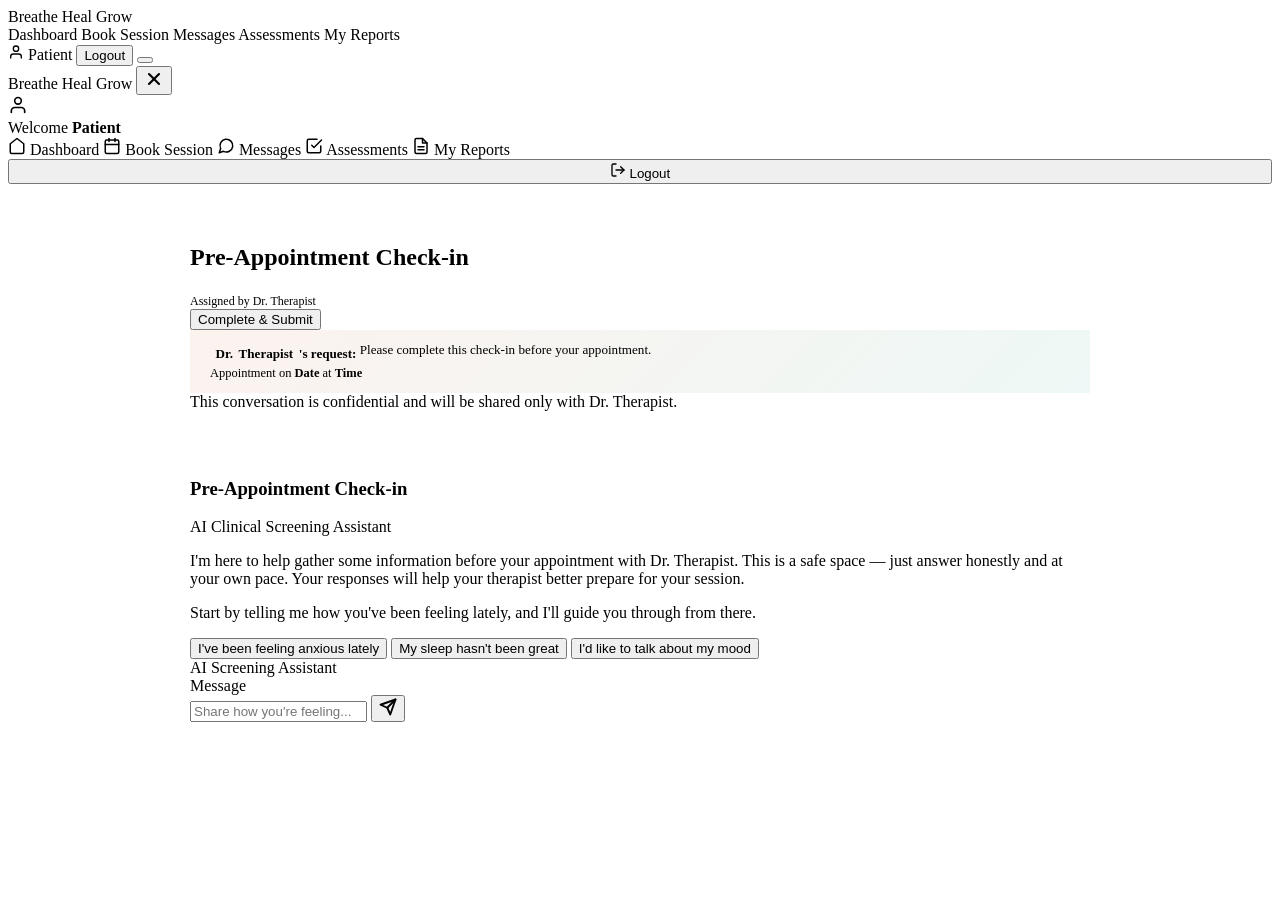
<file: src/main/resources/templates/pre-diagnosis-chat.html>
<!DOCTYPE html>
<html lang="en" xmlns:th="http://www.thymeleaf.org">
<head>
  <meta charset="UTF-8" />
  <meta name="viewport" content="width=device-width, initial-scale=1.0" />
  <title th:text="'Pre-Appointment Check-in — ' + ${task.title} + ' — Breathe Heal Grow'">Pre-Diagnosis</title>
  <meta name="description" content="AI-guided pre-appointment diagnostic conversation assigned by your therapist." />
  <link rel="stylesheet" th:href="@{/css/styles.css}" />
  <script th:src="@{/js/lucide.min.js}"></script>
</head>
<body class="wa-body">

  <!-- ===== HEADER ===== -->
  <header class="site-header">
    <div class="site-header__inner">
      <a th:href="@{/}" class="wordmark" aria-label="Breathe Heal Grow home">
        <span>Breathe</span>
        <span>Heal</span>
        <span>Grow</span>
      </a>
      <nav class="site-nav">
        <a th:href="@{/dashboard}">Dashboard</a>
        <a th:href="@{/appointments/book}">Book Session</a>
        <a th:href="@{/chat}">Messages</a>
        <a th:href="@{/assessments}">Assessments</a>
        <a th:href="@{/reports}">My Reports</a>
      </nav>
      <div class="header-actions">
        <span class="user-greeting">
          <svg xmlns="http://www.w3.org/2000/svg" width="16" height="16" viewBox="0 0 24 24" fill="none" stroke="currentColor" stroke-width="2" stroke-linecap="round" stroke-linejoin="round"><path d="M20 21v-2a4 4 0 0 0-4-4H8a4 4 0 0 0-4 4v2"/><circle cx="12" cy="7" r="4"/></svg>
          <span th:text="${userName}">Patient</span>
        </span>
        <form th:action="@{/logout}" method="post" style="display:inline;">
          <input type="hidden" th:name="${_csrf.parameterName}" th:value="${_csrf.token}" />
          <button type="submit" class="btn btn-outline-coral btn-sm">Logout</button>
        </form>
        <button type="button" class="nav-toggle" id="navToggle" aria-label="Open navigation menu" aria-expanded="false">
          <span class="nav-toggle__bar"></span>
          <span class="nav-toggle__bar"></span>
          <span class="nav-toggle__bar"></span>
        </button>
      </div>
    </div>
  </header>

  <!-- ===== MOBILE NAV BACKDROP & DRAWER ===== -->
  <div class="mobile-nav-backdrop" id="mobileNavBackdrop"></div>
  <aside class="mobile-nav-drawer" id="mobileNavDrawer" aria-hidden="true">
    <div class="mobile-nav-drawer__header">
      <a th:href="@{/}" class="wordmark" aria-label="Breathe Heal Grow home">
        <span>Breathe</span>
        <span>Heal</span>
        <span>Grow</span>
      </a>
      <button type="button" class="mobile-nav-close" id="mobileNavClose" aria-label="Close navigation menu">
        <svg width="20" height="20" viewBox="0 0 24 24" fill="none" stroke="currentColor" stroke-width="2.5" stroke-linecap="round" stroke-linejoin="round"><line x1="18" y1="6" x2="6" y2="18"></line><line x1="6" y1="6" x2="18" y2="18"></line></svg>
      </button>
    </div>
    <div class="mobile-nav-drawer__user" th:if="${userName != null}">
      <div class="mobile-user-avatar">
        <svg width="20" height="20" viewBox="0 0 24 24" fill="none" stroke="currentColor" stroke-width="2" stroke-linecap="round" stroke-linejoin="round"><path d="M20 21v-2a4 4 0 0 0-4-4H8a4 4 0 0 0-4 4v2"/><circle cx="12" cy="7" r="4"/></svg>
      </div>
      <div class="mobile-user-info">
        <span class="mobile-user-label">Welcome</span>
        <strong class="mobile-user-name" th:text="${userName}">Patient</strong>
      </div>
    </div>
    <nav class="mobile-nav-drawer__links">
      <a th:href="@{/dashboard}" class="mobile-nav-link">
        <svg width="18" height="18" viewBox="0 0 24 24" fill="none" stroke="currentColor" stroke-width="2" stroke-linecap="round" stroke-linejoin="round"><path d="M3 9l9-7 9 7v11a2 2 0 0 1-2 2H5a2 2 0 0 1-2-2z"/></svg>
        <span>Dashboard</span>
      </a>
      <a th:href="@{/appointments/book}" class="mobile-nav-link">
        <svg width="18" height="18" viewBox="0 0 24 24" fill="none" stroke="currentColor" stroke-width="2" stroke-linecap="round" stroke-linejoin="round"><rect width="18" height="18" x="3" y="4" rx="2" ry="2"/><line x1="16" y1="2" x2="16" y2="6"/><line x1="8" y1="2" x2="8" y2="6"/><line x1="3" y1="10" x2="21" y2="10"/></svg>
        <span>Book Session</span>
      </a>
      <a th:href="@{/chat}" class="mobile-nav-link">
        <svg width="18" height="18" viewBox="0 0 24 24" fill="none" stroke="currentColor" stroke-width="2" stroke-linecap="round" stroke-linejoin="round"><path d="m3 21 1.9-5.7a8.5 8.5 0 1 1 3.8 3.8z"/></svg>
        <span>Messages</span>
      </a>
      <a th:href="@{/assessments}" class="mobile-nav-link">
        <svg width="18" height="18" viewBox="0 0 24 24" fill="none" stroke="currentColor" stroke-width="2" stroke-linecap="round" stroke-linejoin="round"><path d="M9 11l3 3L22 4"/><path d="M21 12v7a2 2 0 0 1-2 2H5a2 2 0 0 1-2-2V5a2 2 0 0 1 2-2h11"/></svg>
        <span>Assessments</span>
      </a>
      <a th:href="@{/reports}" class="mobile-nav-link">
        <svg width="18" height="18" viewBox="0 0 24 24" fill="none" stroke="currentColor" stroke-width="2" stroke-linecap="round" stroke-linejoin="round"><path d="M14 2H6a2 2 0 0 0-2 2v16a2 2 0 0 0 2 2h12a2 2 0 0 0 2-2V8z"/><polyline points="14 2 14 8 20 8"/><line x1="16" y1="13" x2="8" y2="13"/><line x1="16" y1="17" x2="8" y2="17"/></svg>
        <span>My Reports</span>
      </a>
    </nav>
    <div class="mobile-nav-drawer__footer">
      <form th:action="@{/logout}" method="post" style="width:100%;">
        <input type="hidden" th:name="${_csrf.parameterName}" th:value="${_csrf.token}" />
        <button type="submit" class="btn btn-outline-coral" style="width:100%; justify-content:center;">
          <svg width="16" height="16" viewBox="0 0 24 24" fill="none" stroke="currentColor" stroke-width="2" stroke-linecap="round" stroke-linejoin="round"><path d="M9 21H5a2 2 0 0 1-2-2V5a2 2 0 0 1 2-2h4"/><polyline points="16 17 21 12 16 7"/><line x1="21" y1="12" x2="9" y2="12"/></svg>
          <span>Logout</span>
        </button>
      </form>
    </div>
  </aside>

  <!-- ===== PRE-DIAGNOSIS CHAT INTERFACE ===== -->
  <main class="wa-wrapper">
    <div class="wa-container" style="max-width: 900px; margin: 0 auto;">

      <!-- Full-width chat panel (no sidebar needed) -->
      <section class="wa-chat-window" style="width: 100%; border-radius: 14px;">

        <!-- Chat Header -->
        <div class="wa-chat-header">
          <div class="wa-chat-header-info">
            <div class="wa-contact-avatar-wrap">
              <div class="wa-contact-avatar" style="background: linear-gradient(135deg, var(--teal), var(--coral)); color: #fff; display:flex; align-items:center; justify-content:center; font-weight:700; width:40px; height:40px; border-radius:50%;">
                <i data-lucide="bot" style="width:22px; height:22px;"></i>
              </div>
              <span class="wa-online-dot" id="headerOnlineDot"></span>
            </div>
            <div>
              <h2 class="wa-chat-header-name" th:text="${task.title}">Pre-Appointment Check-in</h2>
              <span class="wa-chat-header-status" id="headerStatusText" style="font-size: 0.75rem;">
                Assigned by Dr. <span th:text="${task.therapist.name}">Therapist</span>
              </span>
            </div>
          </div>
          <div class="wa-chat-header-tools">
            <form th:action="@{/pre-diagnosis/{id}/complete(id=${task.id})}" method="post" style="display:inline;" id="completeForm">
              <input type="hidden" th:name="${_csrf.parameterName}" th:value="${_csrf.token}" />
              <button type="submit" class="btn btn-teal btn-sm" onclick="return confirm('Are you sure you want to complete this check-in? Your therapist will review all your responses.');">
                <i data-lucide="check-circle-2" class="icon-inline"></i> Complete &amp; Submit
              </button>
            </form>
          </div>
        </div>

        <!-- Therapist Instructions Banner -->
        <div style="background: linear-gradient(135deg, rgba(245, 213, 200, 0.3), rgba(197, 232, 224, 0.3)); border-bottom: 1px solid var(--border); padding: 0.75rem 1.25rem; font-size: 0.82rem; color: var(--foreground);">
          <strong style="color: var(--coral); display:inline-flex; align-items:center; gap:0.35rem;"><i data-lucide="clipboard-list" class="icon-inline"></i> Dr. <span th:text="${task.therapist.name}">Therapist</span>'s request:</strong>
          <span th:text="${task.instructions}">Please complete this check-in before your appointment.</span>
          <span th:if="${task.appointment != null}" style="display:block; margin-top:0.25rem; font-size:0.78rem; color:var(--muted-foreground);">
            <i data-lucide="calendar" class="icon-inline"></i> Appointment on <strong th:text="${task.appointment.appointmentDate}">Date</strong> at <strong th:text="${task.appointment.appointmentTime}">Time</strong>
          </span>
        </div>

        <!-- Messages Area -->
        <div class="wa-messages-area" id="chatMessages">

          <!-- Encryption Pill -->
          <div class="wa-encryption-pill">
            <i data-lucide="lock" class="icon-inline"></i> This conversation is confidential and will be shared only with Dr. <span th:text="${task.therapist.name}">Therapist</span>.
          </div>

          <!-- Welcome Card (shown when no messages yet) -->
          <div th:if="${#lists.isEmpty(messages)}" class="wa-intro-card">
            <div style="display:flex; justify-content:center; margin-bottom: 0.75rem;"><i data-lucide="bot" style="width:48px; height:48px; color:var(--teal);"></i></div>
            <h3 class="wa-intro-name" th:text="${task.title}">Pre-Appointment Check-in</h3>
            <p class="wa-intro-role">AI Clinical Screening Assistant</p>
            <p class="wa-intro-bio">
              I'm here to help gather some information before your appointment with Dr. <span th:text="${task.therapist.name}">Therapist</span>.
              This is a safe space — just answer honestly and at your own pace. Your responses will help your therapist better prepare for your session.
            </p>
            <div class="wa-welcome-speech">
              <p>Start by telling me how you've been feeling lately, and I'll guide you through from there.</p>
            </div>
            <div class="wa-suggestions-wrap">
              <button type="button" class="wa-chip-btn" onclick="sendChip(this.textContent)">I've been feeling anxious lately</button>
              <button type="button" class="wa-chip-btn" onclick="sendChip(this.textContent)">My sleep hasn't been great</button>
              <button type="button" class="wa-chip-btn" onclick="sendChip(this.textContent)">I'd like to talk about my mood</button>
            </div>
          </div>

          <!-- Existing Messages -->
          <div th:each="msg : ${messages}"
               class="wa-bubble-row"
               th:classappend="${msg.get('role') == 'user'} ? 'wa-bubble-row--outgoing' : 'wa-bubble-row--incoming'">
            <div class="wa-bubble"
                 th:classappend="${msg.get('role') == 'user'} ? 'wa-bubble--outgoing' : 'wa-bubble--incoming'">
              <span th:if="${msg.get('role') != 'user'}" class="wa-bubble-sender">AI Screening Assistant</span>
              <div class="wa-bubble-text" th:text="${msg.get('content')}">Message</div>
            </div>
          </div>

          <!-- Typing Bubble -->
          <div id="typingBubbleRow" class="wa-bubble-row wa-bubble-row--incoming" style="display:none;">
            <div class="wa-bubble wa-bubble--incoming wa-typing-bubble">
              <span class="wa-typing-dot"></span>
              <span class="wa-typing-dot"></span>
              <span class="wa-typing-dot"></span>
            </div>
          </div>

        </div>

        <!-- Input Bar -->
        <div class="wa-input-bar">
          <form id="chatForm" onsubmit="return false;" class="wa-input-form">
            <input type="hidden" th:name="${_csrf.parameterName}" th:value="${_csrf.token}" id="csrfToken" />
            <input type="text"
                   id="messageInput"
                   class="wa-text-input"
                   placeholder="Share how you're feeling..."
                   autocomplete="off"
                   required />
            <button type="button" class="wa-send-btn" aria-label="Send Message" id="sendBtn" onclick="submitMessage()">
              <svg xmlns="http://www.w3.org/2000/svg" width="18" height="18" viewBox="0 0 24 24" fill="none" stroke="currentColor" stroke-width="2.5" stroke-linecap="round" stroke-linejoin="round"><line x1="22" y1="2" x2="11" y2="13"/><polygon points="22 2 15 22 11 13 2 9 22 2"/></svg>
            </button>
          </form>
        </div>

      </section>
    </div>
  </main>

  <!-- Script: AJAX Chat for Pre-Diagnosis -->
  <script th:inline="javascript">
    const taskId = [[${task.id}]];
    const csrfToken = document.getElementById('csrfToken').value;
    const csrfHeader = [[${_csrf.headerName}]];
    const messageInput = document.getElementById('messageInput');
    const chatMessages = document.getElementById('chatMessages');
    const typingBubbleRow = document.getElementById('typingBubbleRow');
    const sendBtn = document.getElementById('sendBtn');
    const headerStatusText = document.getElementById('headerStatusText');

    function scrollToBottom() {
      if (chatMessages) chatMessages.scrollTop = chatMessages.scrollHeight;
    }
    window.onload = scrollToBottom;

    function escapeHtml(unsafe) {
      if (!unsafe) return '';
      return unsafe.replace(/&/g, "&amp;").replace(/</g, "&lt;").replace(/>/g, "&gt;").replace(/"/g, "&quot;").replace(/'/g, "&#039;");
    }

    function appendBubble(role, text) {
      const introCard = chatMessages.querySelector('.wa-intro-card');
      if (introCard) introCard.remove();

      const row = document.createElement('div');
      const isUser = role === 'user';
      row.className = 'wa-bubble-row ' + (isUser ? 'wa-bubble-row--outgoing' : 'wa-bubble-row--incoming');
      row.innerHTML = `
        <div class="wa-bubble ${isUser ? 'wa-bubble--outgoing' : 'wa-bubble--incoming'}">
          ${!isUser ? '<span class="wa-bubble-sender">AI Screening Assistant</span>' : ''}
          <div class="wa-bubble-text" style="white-space: pre-wrap;">${escapeHtml(text)}</div>
        </div>
      `;
      if (typingBubbleRow) {
        chatMessages.insertBefore(row, typingBubbleRow);
      } else {
        chatMessages.appendChild(row);
      }
      scrollToBottom();
    }

    function sendChip(text) {
      messageInput.value = text;
      submitMessage();
    }

    async function submitMessage() {
      const text = messageInput.value.trim();
      if (!text) return;

      appendBubble('user', text);
      messageInput.value = '';

      // Show typing indicator
      if (typingBubbleRow) typingBubbleRow.style.display = 'flex';
      if (headerStatusText) { headerStatusText.textContent = 'analyzing...'; headerStatusText.style.fontStyle = 'italic'; }
      if (sendBtn) sendBtn.disabled = true;
      scrollToBottom();

      try {
        const formData = new FormData();
        formData.set('message', text);

        const resp = await fetch(`/pre-diagnosis/${taskId}/send`, {
          method: 'POST',
          headers: { 'Accept': 'application/json', [csrfHeader]: csrfToken },
          body: formData
        });

        if (!resp.ok) throw new Error('Server error ' + resp.status);
        const data = await resp.json();

        if (typingBubbleRow) typingBubbleRow.style.display = 'none';
        if (headerStatusText) { headerStatusText.textContent = 'online'; headerStatusText.style.fontStyle = 'normal'; }

        appendBubble('assistant', data.aiResponse);

      } catch (err) {
        console.error('Pre-diagnosis chat error:', err);
        if (typingBubbleRow) typingBubbleRow.style.display = 'none';
        if (headerStatusText) { headerStatusText.textContent = 'online'; headerStatusText.style.fontStyle = 'normal'; }
        appendBubble('assistant', 'Could not reach AI service. Please try again shortly.');
      } finally {
        if (sendBtn) sendBtn.disabled = false;
        messageInput.focus();
        scrollToBottom();
      }
    }

    // Enter key to send
    messageInput.addEventListener('keypress', function(e) {
      if (e.key === 'Enter') { e.preventDefault(); submitMessage(); }
    });
  </script>

  <!-- Navigation & Mobile Drawer Script -->
  <script th:src="@{/js/navigation.js}"></script>
</body>
</html>
</file>
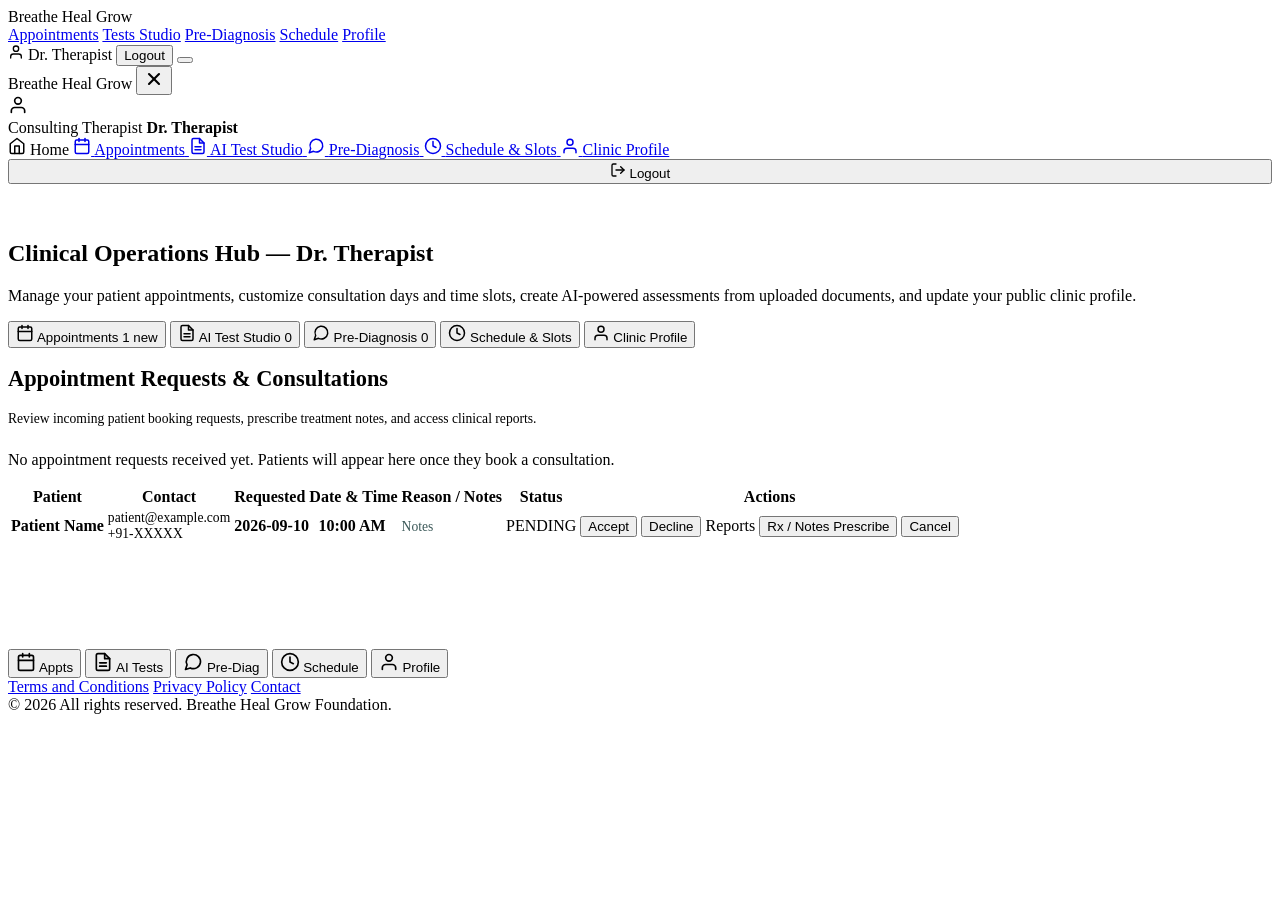
<file: src/main/resources/templates/therapist-dashboard.html>
<!DOCTYPE html>
<html lang="en" xmlns:th="http://www.thymeleaf.org">
<head>
  <meta charset="UTF-8" />
  <meta name="viewport" content="width=device-width, initial-scale=1.0" />
  <title>Therapist Clinical Hub — Breathe Heal Grow</title>
  <meta name="description" content="Manage appointments, configure availability, generate custom AI tests from documents, and update clinic details." />
  <link rel="stylesheet" th:href="@{/css/styles.css(v='3.2')}" />
  <script>
    /* =========================================================
       GLOBAL CORE NAVIGATION & TAB CONTROLLER (IN <HEAD>)
       Available BEFORE body starts rendering — prevents any ReferenceError.
       ========================================================= */
    function switchDashboardTab(tabId, updateHash) {
      if (!tabId) return;

      var targetPanel = document.getElementById('tab-' + tabId);
      if (!targetPanel) return;

      // 1. Show target panel, hide all other panels directly with important
      var panels = document.querySelectorAll('.dash-tab-content');
      for (var i = 0; i < panels.length; i++) {
        if (panels[i].id === 'tab-' + tabId) {
          panels[i].classList.add('active');
          panels[i].style.setProperty('display', 'block', 'important');
        } else {
          panels[i].classList.remove('active');
          panels[i].style.setProperty('display', 'none', 'important');
        }
      }

      // 2. Desktop Tab Buttons (.dash-tab-btn)
      var btns = document.querySelectorAll('.dash-tab-btn');
      for (var j = 0; j < btns.length; j++) {
        btns[j].classList.toggle('active', btns[j].getAttribute('data-tab') === tabId);
      }

      // 3. Mobile Bottom Nav Items (.mobile-bottom-nav__item)
      var bottomItems = document.querySelectorAll('.mobile-bottom-nav__item');
      for (var k = 0; k < bottomItems.length; k++) {
        bottomItems[k].classList.toggle('active', bottomItems[k].getAttribute('data-tab') === tabId);
      }

      // 4. Drawer Links ([data-tab-switch])
      var links = document.querySelectorAll('[data-tab-switch]');
      for (var l = 0; l < links.length; l++) {
        links[l].classList.toggle('active', links[l].getAttribute('data-tab-switch') === tabId);
      }

      // 5. Update URL hash
      if (updateHash !== false && window.history && window.history.replaceState) {
        try {
          window.history.replaceState(null, null, '#' + tabId);
        } catch (e) {}
      }

      // 6. If the user was scrolled far down the page (e.g. from bottom nav), gently bring tabs bar into view
      if (updateHash !== false) {
        var tabsBar = document.querySelector('.dash-tabs-bar');
        if (tabsBar) {
          var barRect = tabsBar.getBoundingClientRect();
          if (barRect.top < 60) {
            var topPos = barRect.top + (window.pageYOffset || document.documentElement.scrollTop) - 75;
            window.scrollTo({ top: Math.max(0, topPos), behavior: 'smooth' });
          }
        }
      }
    }

    function openDrawer(e) {
      if (e) {
        if (typeof e.preventDefault === 'function') e.preventDefault();
        if (typeof e.stopPropagation === 'function') e.stopPropagation();
      }
      var drawer = document.getElementById('mobileNavDrawer');
      var backdrop = document.getElementById('mobileNavBackdrop');
      var toggle = document.getElementById('navToggle');
      if (drawer) {
        drawer.classList.add('open');
        drawer.style.setProperty('visibility', 'visible', 'important');
        drawer.style.setProperty('pointer-events', 'auto', 'important');
        drawer.style.setProperty('transform', 'translateX(0)', 'important');
      }
      if (backdrop) {
        backdrop.classList.add('open');
        backdrop.style.setProperty('display', 'block', 'important');
        backdrop.style.setProperty('visibility', 'visible', 'important');
        backdrop.style.setProperty('pointer-events', 'auto', 'important');
        backdrop.style.setProperty('opacity', '1', 'important');
      }
      if (toggle) {
        toggle.classList.add('active');
        toggle.setAttribute('aria-expanded', 'true');
      }
      document.body.style.overflow = 'hidden';
    }

    function closeDrawer(e) {
      if (e) {
        if (typeof e.preventDefault === 'function') e.preventDefault();
        if (typeof e.stopPropagation === 'function') e.stopPropagation();
      }
      var drawer = document.getElementById('mobileNavDrawer');
      var backdrop = document.getElementById('mobileNavBackdrop');
      var toggle = document.getElementById('navToggle');
      if (drawer) {
        drawer.classList.remove('open');
        drawer.style.setProperty('visibility', 'hidden', 'important');
        drawer.style.setProperty('pointer-events', 'none', 'important');
        drawer.style.setProperty('transform', 'translateX(100%)', 'important');
      }
      if (backdrop) {
        backdrop.classList.remove('open');
        backdrop.style.setProperty('display', 'none', 'important');
        backdrop.style.setProperty('visibility', 'hidden', 'important');
        backdrop.style.setProperty('pointer-events', 'none', 'important');
        backdrop.style.setProperty('opacity', '0', 'important');
      }
      if (toggle) {
        toggle.classList.remove('active');
        toggle.setAttribute('aria-expanded', 'false');
      }
      document.body.style.overflow = '';
    }

    function toggleDrawer(e) {
      if (e) {
        if (typeof e.preventDefault === 'function') e.preventDefault();
        if (typeof e.stopPropagation === 'function') e.stopPropagation();
      }
      var drawer = document.getElementById('mobileNavDrawer');
      if (drawer && (drawer.classList.contains('open') || drawer.style.visibility === 'visible')) {
        closeDrawer(e);
      } else {
        openDrawer(e);
      }
    }

    // Expose explicitly to window
    window.switchDashboardTab = switchDashboardTab;
    window.openDrawer = openDrawer;
    window.closeDrawer = closeDrawer;
    window.toggleDrawer = toggleDrawer;

    // Restore active tab on initial load
    function initActiveTab() {
      var hash = window.location.hash ? window.location.hash.substring(1) : '';
      var cleanHash = hash.replace(/-section$/, '');
      var urlParams = new URLSearchParams(window.location.search);
      var tabParam = urlParams.get('tab');

      var tabToOpen = 'appointments';
      if (cleanHash && document.getElementById('tab-' + cleanHash)) {
        tabToOpen = cleanHash;
      } else if (tabParam && document.getElementById('tab-' + tabParam)) {
        tabToOpen = tabParam;
      }
      switchDashboardTab(tabToOpen, false);
    }

    if (document.readyState === 'loading') {
      document.addEventListener('DOMContentLoaded', initActiveTab);
    } else {
      initActiveTab();
    }
    window.addEventListener('hashchange', initActiveTab);
  </script>
  <script th:src="@{/js/lucide.min.js(v='3.0')}" defer></script>
</head>
<body class="has-bottom-nav">

  <!-- ===== HEADER ===== -->
  <header class="site-header">
    <div class="site-header__inner">
      <a th:href="@{/}" class="wordmark" aria-label="Breathe Heal Grow home">
        <span>Breathe</span>
        <span>Heal</span>
        <span>Grow</span>
      </a>

      <!-- Desktop Nav for Therapist Hub -->
      <nav class="site-nav">
        <a href="#appointments" class="site-nav-btn active" data-tab-switch="appointments" onclick="switchDashboardTab('appointments', true); return false;">Appointments</a>
        <a href="#tests" class="site-nav-btn" data-tab-switch="tests" onclick="switchDashboardTab('tests', true); return false;">Tests Studio</a>
        <a href="#prediagnosis" class="site-nav-btn" data-tab-switch="prediagnosis" onclick="switchDashboardTab('prediagnosis', true); return false;">Pre-Diagnosis</a>
        <a href="#schedule" class="site-nav-btn" data-tab-switch="schedule" onclick="switchDashboardTab('schedule', true); return false;">Schedule</a>
        <a href="#profile" class="site-nav-btn" data-tab-switch="profile" onclick="switchDashboardTab('profile', true); return false;">Profile</a>
      </nav>

      <div class="header-actions">
        <span class="user-greeting">
          <svg xmlns="http://www.w3.org/2000/svg" width="16" height="16" viewBox="0 0 24 24" fill="none" stroke="currentColor" stroke-width="2" stroke-linecap="round" stroke-linejoin="round"><path d="M20 21v-2a4 4 0 0 0-4-4H8a4 4 0 0 0-4 4v2"/><circle cx="12" cy="7" r="4"/></svg>
          <span th:text="'Dr. ' + ${userName}">Dr. Therapist</span>
        </span>
        <form th:action="@{/logout}" method="post" style="display:inline;">
          <input type="hidden" th:name="${_csrf.parameterName}" th:value="${_csrf.token}" />
          <button type="submit" class="btn btn-outline-coral btn-sm">Logout</button>
        </form>
        <button type="button" class="nav-toggle" id="navToggle" aria-label="Open navigation menu" aria-expanded="false" onclick="toggleDrawer(event)">
          <span class="nav-toggle__bar"></span>
          <span class="nav-toggle__bar"></span>
          <span class="nav-toggle__bar"></span>
        </button>
      </div>
    </div>
  </header>

  <!-- ===== MOBILE NAV BACKDROP & DRAWER ===== -->
  <div class="mobile-nav-backdrop" id="mobileNavBackdrop" onclick="closeDrawer(event)"></div>
  <aside class="mobile-nav-drawer" id="mobileNavDrawer" aria-hidden="true">
    <div class="mobile-nav-drawer__header">
      <a th:href="@{/}" class="wordmark" aria-label="Breathe Heal Grow home">
        <span>Breathe</span>
        <span>Heal</span>
        <span>Grow</span>
      </a>
      <button type="button" class="mobile-nav-close" id="mobileNavClose" aria-label="Close navigation menu" onclick="closeDrawer(event)">
        <svg width="20" height="20" viewBox="0 0 24 24" fill="none" stroke="currentColor" stroke-width="2.5" stroke-linecap="round" stroke-linejoin="round"><line x1="18" y1="6" x2="6" y2="18"></line><line x1="6" y1="6" x2="18" y2="18"></line></svg>
      </button>
    </div>
    <div class="mobile-nav-drawer__user" th:if="${userName != null}">
      <div class="mobile-user-avatar">
        <svg width="20" height="20" viewBox="0 0 24 24" fill="none" stroke="currentColor" stroke-width="2" stroke-linecap="round" stroke-linejoin="round"><path d="M20 21v-2a4 4 0 0 0-4-4H8a4 4 0 0 0-4 4v2"/><circle cx="12" cy="7" r="4"/></svg>
      </div>
      <div class="mobile-user-info">
        <span class="mobile-user-label">Consulting Therapist</span>
        <strong class="mobile-user-name" th:text="'Dr. ' + ${userName}">Dr. Therapist</strong>
      </div>
    </div>
    <nav class="mobile-nav-drawer__links">
      <a th:href="@{/}" class="mobile-nav-link">
        <svg width="18" height="18" viewBox="0 0 24 24" fill="none" stroke="currentColor" stroke-width="2" stroke-linecap="round" stroke-linejoin="round"><path d="m3 9 9-7 9 7v11a2 2 0 0 1-2 2H5a2 2 0 0 1-2-2z"/><polyline points="9 22 9 12 15 12 15 22"/></svg>
        <span>Home</span>
      </a>
      <a href="#appointments" class="mobile-nav-link" data-tab-switch="appointments" onclick="switchDashboardTab('appointments', true); closeDrawer(event); return false;">
        <svg width="18" height="18" viewBox="0 0 24 24" fill="none" stroke="currentColor" stroke-width="2" stroke-linecap="round" stroke-linejoin="round"><rect width="18" height="18" x="3" y="4" rx="2" ry="2"/><line x1="16" y1="2" x2="16" y2="6"/><line x1="8" y1="2" x2="8" y2="6"/><line x1="3" y1="10" x2="21" y2="10"/></svg>
        <span>Appointments</span>
      </a>
      <a href="#tests" class="mobile-nav-link" data-tab-switch="tests" onclick="switchDashboardTab('tests', true); closeDrawer(event); return false;">
        <svg width="18" height="18" viewBox="0 0 24 24" fill="none" stroke="currentColor" stroke-width="2" stroke-linecap="round" stroke-linejoin="round"><path d="M14 2H6a2 2 0 0 0-2 2v16a2 2 0 0 0 2 2h12a2 2 0 0 0 2-2V8z"/><polyline points="14 2 14 8 20 8"/><line x1="16" y1="13" x2="8" y2="13"/><line x1="16" y1="17" x2="8" y2="17"/></svg>
        <span>AI Test Studio</span>
      </a>
      <a href="#prediagnosis" class="mobile-nav-link" data-tab-switch="prediagnosis" onclick="switchDashboardTab('prediagnosis', true); closeDrawer(event); return false;">
        <svg width="18" height="18" viewBox="0 0 24 24" fill="none" stroke="currentColor" stroke-width="2" stroke-linecap="round" stroke-linejoin="round"><path d="m3 21 1.9-5.7a8.5 8.5 0 1 1 3.8 3.8z"/></svg>
        <span>Pre-Diagnosis</span>
      </a>
      <a href="#schedule" class="mobile-nav-link" data-tab-switch="schedule" onclick="switchDashboardTab('schedule', true); closeDrawer(event); return false;">
        <svg width="18" height="18" viewBox="0 0 24 24" fill="none" stroke="currentColor" stroke-width="2" stroke-linecap="round" stroke-linejoin="round"><circle cx="12" cy="12" r="10"/><polyline points="12 6 12 12 16 14"/></svg>
        <span>Schedule &amp; Slots</span>
      </a>
      <a href="#profile" class="mobile-nav-link" data-tab-switch="profile" onclick="switchDashboardTab('profile', true); closeDrawer(event); return false;">
        <svg width="18" height="18" viewBox="0 0 24 24" fill="none" stroke="currentColor" stroke-width="2" stroke-linecap="round" stroke-linejoin="round"><path d="M20 21v-2a4 4 0 0 0-4-4H8a4 4 0 0 0-4 4v2"/><circle cx="12" cy="7" r="4"/></svg>
        <span>Clinic Profile</span>
      </a>
    </nav>

    <div class="mobile-nav-drawer__footer">
      <form th:action="@{/logout}" method="post" style="width:100%;">
        <input type="hidden" th:name="${_csrf.parameterName}" th:value="${_csrf.token}" />
        <button type="submit" class="btn btn-outline-coral" style="width:100%; justify-content:center;">
          <svg width="16" height="16" viewBox="0 0 24 24" fill="none" stroke="currentColor" stroke-width="2" stroke-linecap="round" stroke-linejoin="round"><path d="M9 21H5a2 2 0 0 1-2-2V5a2 2 0 0 1 2-2h4"/><polyline points="16 17 21 12 16 7"/><line x1="21" y1="12" x2="9" y2="12"/></svg>
          <span>Logout</span>
        </button>
      </form>
    </div>
  </aside>

  <!-- ===== DASHBOARD CONTENT ===== -->
  <main class="dashboard" style="padding-top:2rem; padding-bottom:4rem;">
    <div class="container">

      <!-- Toast Notifications -->
      <div th:if="${success}" class="toast toast--success show" th:text="${success}" style="margin-bottom:1.5rem;"></div>
      <div th:if="${error}" class="toast toast--error show" th:text="${error}" style="margin-bottom:1.5rem;"></div>

      <!-- Welcome Banner -->
      <section class="dash-welcome dash-welcome--therapist fade-up">
        <div class="dash-welcome__text">
          <h1 class="dash-welcome__title">
            Clinical Operations Hub — Dr. <span th:text="${userName}" class="text-teal">Therapist</span>
          </h1>
          <p class="dash-welcome__desc">
            Manage your patient appointments, customize consultation days and time slots, create AI-powered assessments from uploaded documents, and update your public clinic profile.
          </p>
        </div>
      </section>

      <!-- ===== THERAPIST FEATURE NAVIGATION TABS ===== -->
      <nav class="dash-tabs-bar fade-up" aria-label="Therapist clinical sections">
        <button type="button" class="dash-tab-btn active" data-tab="appointments" onclick="switchDashboardTab('appointments', true); if(event.stopPropagation)event.stopPropagation();">
          <svg width="18" height="18" viewBox="0 0 24 24" fill="none" stroke="currentColor" stroke-width="2" stroke-linecap="round" stroke-linejoin="round"><rect width="18" height="18" x="3" y="4" rx="2" ry="2"/><line x1="16" y1="2" x2="16" y2="6"/><line x1="8" y1="2" x2="8" y2="6"/><line x1="3" y1="10" x2="21" y2="10"/></svg>
          <span>Appointments</span>
          <span class="tab-badge" th:if="${pendingRequestsCount != null and pendingRequestsCount > 0}" th:text="${pendingRequestsCount} + ' new'">1 new</span>
        </button>
        <button type="button" class="dash-tab-btn" data-tab="tests" onclick="switchDashboardTab('tests', true); if(event.stopPropagation)event.stopPropagation();">
          <svg width="18" height="18" viewBox="0 0 24 24" fill="none" stroke="currentColor" stroke-width="2" stroke-linecap="round" stroke-linejoin="round"><path d="M14 2H6a2 2 0 0 0-2 2v16a2 2 0 0 0 2 2h12a2 2 0 0 0 2-2V8z"/><polyline points="14 2 14 8 20 8"/><line x1="16" y1="13" x2="8" y2="13"/><line x1="16" y1="17" x2="8" y2="17"/></svg>
          <span>AI Test Studio</span>
          <span class="tab-badge" th:if="${not #lists.isEmpty(customTests)}" th:text="${#lists.size(customTests)}">0</span>
        </button>
        <button type="button" class="dash-tab-btn" data-tab="prediagnosis" onclick="switchDashboardTab('prediagnosis', true); if(event.stopPropagation)event.stopPropagation();">
          <svg width="18" height="18" viewBox="0 0 24 24" fill="none" stroke="currentColor" stroke-width="2" stroke-linecap="round" stroke-linejoin="round"><path d="m3 21 1.9-5.7a8.5 8.5 0 1 1 3.8 3.8z"/></svg>
          <span>Pre-Diagnosis</span>
          <span class="tab-badge" th:if="${preDiagnosisTasks != null and not #lists.isEmpty(preDiagnosisTasks)}" th:text="${#lists.size(preDiagnosisTasks)}">0</span>
        </button>
        <button type="button" class="dash-tab-btn" data-tab="schedule" onclick="switchDashboardTab('schedule', true); if(event.stopPropagation)event.stopPropagation();">
          <svg width="18" height="18" viewBox="0 0 24 24" fill="none" stroke="currentColor" stroke-width="2" stroke-linecap="round" stroke-linejoin="round"><circle cx="12" cy="12" r="10"/><polyline points="12 6 12 12 16 14"/></svg>
          <span>Schedule &amp; Slots</span>
        </button>
        <button type="button" class="dash-tab-btn" data-tab="profile" onclick="switchDashboardTab('profile', true); if(event.stopPropagation)event.stopPropagation();">
          <svg width="18" height="18" viewBox="0 0 24 24" fill="none" stroke="currentColor" stroke-width="2" stroke-linecap="round" stroke-linejoin="round"><path d="M20 21v-2a4 4 0 0 0-4-4H8a4 4 0 0 0-4 4v2"/><circle cx="12" cy="7" r="4"/></svg>
          <span>Clinic Profile</span>
        </button>
      </nav>

      <!-- ============================================================
           TAB 1: APPOINTMENTS MANAGEMENT
           ============================================================ -->
      <div class="dash-tab-content active" id="tab-appointments">
        <section id="appointments-section" class="appointments-section fade-up" style="margin-bottom: 2.5rem;">
          <div class="section-header" style="margin-bottom:1.5rem;">
            <div>
              <h2 style="font-size:1.4rem; color:var(--teal);">Appointment Requests &amp; Consultations</h2>
              <p style="font-size:0.85rem; color:var(--muted-foreground);">Review incoming patient booking requests, prescribe treatment notes, and access clinical reports.</p>
            </div>
          </div>

          <!-- Empty State -->
          <div th:if="${#lists.isEmpty(appointments)}" class="empty-state-card">
            <p>No appointment requests received yet. Patients will appear here once they book a consultation.</p>
          </div>

          <!-- Appointments Table (Responsive Cards on Mobile) -->
          <div th:if="${not #lists.isEmpty(appointments)}" class="table-container">
            <table class="custom-table custom-table--cards">
              <thead>
                <tr>
                  <th>Patient</th>
                  <th>Contact</th>
                  <th>Requested Date &amp; Time</th>
                  <th>Reason / Notes</th>
                  <th>Status</th>
                  <th>Actions</th>
                </tr>
              </thead>
              <tbody>
                <tr th:each="apt : ${appointments}">
                  <td class="card-main-title" data-label="Patient">
                    <strong th:text="${apt.patient.name}">Patient Name</strong>
                  </td>
                  <td data-label="Contact">
                    <div style="font-size:0.85rem;">
                      <div th:text="${apt.patient.email}">patient@example.com</div>
                      <div style="color:var(--muted-foreground);" th:text="${apt.patient.phoneNumber} ?: 'No phone'">+91-XXXXX</div>
                    </div>
                  </td>
                  <td data-label="Date &amp; Time">
                    <span th:text="${apt.appointmentDate}" style="font-weight:600;">2026-09-10</span>
                    <span style="color:var(--teal); font-weight:700; margin-left:0.35rem;" th:text="${apt.appointmentTime}">10:00 AM</span>
                  </td>
                  <td data-label="Reason / Notes" style="max-width:240px;">
                    <span th:text="${apt.notes} ?: 'No additional notes'" style="font-size:0.85rem; color:rgba(26,60,60,0.85);">Notes</span>
                  </td>
                  <td data-label="Status">
                    <span class="status-pill"
                          th:classappend="'status-pill--' + ${#strings.toLowerCase(apt.status)}"
                          th:text="${apt.status}">PENDING</span>
                  </td>
                  <td class="card-action-cell" data-label="Actions">
                    <div class="card-action-group">
                      <!-- Accept Button (If PENDING) -->
                      <form th:if="${apt.status.name() == 'PENDING'}"
                            th:action="@{/appointments/{id}/status(id=${apt.id})}"
                            method="post"
                            style="display:inline;">
                        <input type="hidden" th:name="${_csrf.parameterName}" th:value="${_csrf.token}" />
                        <input type="hidden" name="status" value="CONFIRMED" />
                        <input type="hidden" name="returnTo" value="therapist" />
                        <button type="submit" class="btn btn-teal btn-sm">Accept</button>
                      </form>

                      <!-- Decline Button (If PENDING) -->
                      <form th:if="${apt.status.name() == 'PENDING'}"
                            th:action="@{/appointments/{id}/status(id=${apt.id})}"
                            method="post"
                            onsubmit="return confirm('Decline this appointment request?');"
                            style="display:inline;">
                        <input type="hidden" th:name="${_csrf.parameterName}" th:value="${_csrf.token}" />
                        <input type="hidden" name="status" value="CANCELLED" />
                        <input type="hidden" name="returnTo" value="therapist" />
                        <button type="submit" class="btn btn-cancel btn-sm">Decline</button>
                      </form>

                      <!-- View Patient Reports -->
                      <a th:href="@{/therapist/patient/{id}/reports(id=${apt.patient.id})}"
                         class="btn btn-outline-coral btn-sm"
                         title="View clinical tests and confidential AI chat behavioral insights">
                        <i data-lucide="file-text" class="icon-inline"></i> Reports
                      </a>

                      <!-- Prescribe / Add Session Notes -->
                      <button type="button"
                              class="btn btn-sm"
                              th:classappend="${notesMap != null and notesMap.containsKey(apt.id)} ? 'btn-teal' : 'btn-outline-coral'"
                              th:title="${notesMap != null and notesMap.containsKey(apt.id)} ? 'Edit Session Notes & Prescription' : 'Add Session Notes & Prescription for Consultation'"
                              th:data-apptid="${apt.id}"
                              th:data-patientname="${apt.patient.name}"
                              th:data-appttime="${apt.appointmentDate} + ' at ' + ${apt.appointmentTime}"
                              th:data-complaint="${notesMap != null and notesMap.containsKey(apt.id) ? notesMap.get(apt.id).chiefComplaint : ''}"
                              th:data-obs="${notesMap != null and notesMap.containsKey(apt.id) ? notesMap.get(apt.id).clinicalObservations : ''}"
                              th:data-rx="${notesMap != null and notesMap.containsKey(apt.id) ? notesMap.get(apt.id).prescription : ''}"
                              th:data-plan="${notesMap != null and notesMap.containsKey(apt.id) ? notesMap.get(apt.id).followUpPlan : ''}"
                              onclick="openRxModalFromBtn(this)">
                        <span th:if="${notesMap != null and notesMap.containsKey(apt.id)}"><i data-lucide="file-edit" class="icon-inline"></i> Rx / Notes</span>
                        <span th:unless="${notesMap != null and notesMap.containsKey(apt.id)}"><i data-lucide="pen-tool" class="icon-inline"></i> Prescribe</span>
                      </button>

                      <!-- Cancel Button (If CONFIRMED) -->
                      <form th:if="${apt.status.name() == 'CONFIRMED'}"
                            th:action="@{/appointments/{id}/status(id=${apt.id})}"
                            method="post"
                            onsubmit="return confirm('Cancel this confirmed appointment?');"
                            style="display:inline;">
                        <input type="hidden" th:name="${_csrf.parameterName}" th:value="${_csrf.token}" />
                        <input type="hidden" name="status" value="CANCELLED" />
                        <input type="hidden" name="returnTo" value="therapist" />
                        <button type="submit" class="btn btn-cancel btn-sm">Cancel</button>
                      </form>
                    </div>
                  </td>
                </tr>
              </tbody>
            </table>
          </div>
        </section>
      </div>

      <!-- ============================================================
           TAB 2: AI CUSTOM TEST STUDIO (UPLOAD & ASSIGN)
           ============================================================ -->
      <div class="dash-tab-content" id="tab-tests">
        <section id="tests-section" class="tests-studio-section fade-up" style="margin-bottom: 2.5rem;">
          <div class="section-header" style="margin-bottom:1.5rem;">
            <div>
              <h2 style="font-size:1.4rem; color:var(--teal); display:inline-flex; align-items:center; gap:0.5rem; flex-wrap:wrap;">
                <span style="display:inline-flex; align-items:center; gap:0.45rem;"><i data-lucide="sparkles" class="icon-inline"></i> AI Custom Test Studio</span>
                <span class="badge-shared" style="font-size:0.75rem;">Multi-Patient Assessment Builder</span>
              </h2>
              <p style="font-size:0.85rem; color:var(--muted-foreground);">
                Upload a questionnaire document (PDF, Word DOCX, TXT, CSV) or paste questions. AI will automatically structure questions, Likert options, and scoring rules into a reusable test you can assign to any patient.
              </p>
            </div>
          </div>

          <div class="grid grid--2col" style="gap:2rem; align-items:start; margin-bottom:2.5rem;">
            
            <!-- Document Upload & Parser Form -->
            <div class="dash-card" style="padding:1.75rem;">
              <h3 style="font-size:1.15rem; color:var(--teal); margin-bottom:1rem;">1. Upload Questions or Paste Text</h3>
              
              <form id="aiTestGeneratorForm" onsubmit="generateTestWithAI(event)">
                <input type="hidden" th:name="${_csrf.parameterName}" th:value="${_csrf.token}" />

                <label class="field" style="margin-bottom:1rem;">
                  <span class="field-label">Assessment Title (Optional Hint)</span>
                  <input type="text" id="testTitleInput" class="field-input" placeholder="e.g. Workplace Stress &amp; Burnout Screening" />
                </label>

                <label class="field" style="margin-bottom:1rem;">
                  <span class="field-label">Upload Question Document (PDF, Word DOCX, TXT, CSV, JSON)</span>
                  <input type="file" id="testFileInput" class="field-input" accept=".pdf,.docx,.txt,.csv,.json,.md" />
                  <span style="font-size:0.75rem; color:var(--muted-foreground); margin-top:0.3rem; display:block;">
                    Supported: .pdf, .docx, .txt, .csv, .json (Max 10MB)
                  </span>
                </label>

                <label class="field" style="margin-bottom:1.25rem;">
                  <span class="field-label">Or Paste Questions Directly</span>
                  <textarea id="testTextInput" rows="5" class="field-input" style="height:auto; resize:vertical;" placeholder="Paste raw questionnaire items or questions here...
1. How often do you feel overwhelmed at work?
2. Trouble concentrating on tasks?
3. Restless or difficulty relaxing?"></textarea>
                </label>

                <button type="submit" id="generateTestBtn" class="btn btn-teal" style="width:100%; padding:0.85rem; display:inline-flex; align-items:center; justify-content:center; gap:0.5rem;">
                  <i data-lucide="zap" class="icon-inline"></i> Generate Structured Test with AI
                </button>
              </form>
            </div>

            <!-- Live Preview & Save Card -->
            <div class="dash-card" style="padding:1.75rem;">
              <h3 style="font-size:1.15rem; color:var(--teal); margin-bottom:1rem;">2. Review &amp; Save Test Template</h3>

              <div id="testPreviewEmpty" style="padding:2.5rem 1rem; text-align:center; color:var(--muted-foreground); border:2px dashed var(--border); border-radius:12px;">
                <span style="display:block; margin-bottom:0.5rem;"><i data-lucide="clipboard-list" style="width:36px; height:36px; color:var(--teal);"></i></span>
                Upload a document or paste questions on the left, then click <strong>Generate Structured Test with AI</strong> to preview the standardized questions and scoring rules.
              </div>

              <!-- Preview Card Content (Hidden until generated) -->
              <div id="testPreviewContent" style="display:none;">
                <div class="test-preview-box">
                  <div style="display:flex; justify-content:space-between; align-items:flex-start; margin-bottom:0.75rem;">
                    <h4 id="previewTitle" style="margin:0; font-size:1.1rem; color:var(--teal);">Assessment Title</h4>
                    <span id="previewCategory" class="report-type-badge report-type-badge--assessment">Category</span>
                  </div>
                  <p id="previewDesc" style="font-size:0.85rem; color:var(--muted-foreground); margin-bottom:1rem;">Description...</p>

                  <div id="previewQuestionsList" style="max-height:260px; overflow-y:auto; border:1px solid var(--border); border-radius:8px; padding:0.75rem; background:rgba(250,245,238,0.5); margin-bottom:1rem;">
                    <!-- Dynamically rendered questions -->
                  </div>

                  <div style="font-size:0.8rem; color:var(--teal); font-weight:600; margin-bottom:1rem;" id="previewStats">
                    Questions: 0 · Max Score: 0
                  </div>

                  <!-- Form to save the test -->
                  <form th:action="@{/therapist/tests/save}" method="post">
                    <input type="hidden" th:name="${_csrf.parameterName}" th:value="${_csrf.token}" />
                    <input type="hidden" name="title" id="saveTitle" />
                    <input type="hidden" name="description" id="saveDesc" />
                    <input type="hidden" name="category" id="saveCategory" />
                    <input type="hidden" name="questionsJson" id="saveQuestionsJson" />
                    <input type="hidden" name="scoringRulesJson" id="saveScoringRulesJson" />

                    <button type="submit" class="btn btn-coral" style="width:100%; padding:0.85rem; display:inline-flex; align-items:center; justify-content:center; gap:0.5rem;">
                      <i data-lucide="save" class="icon-inline"></i> Save Test to My Library
                    </button>
                  </form>
                </div>
              </div>

            </div>

          </div>

          <!-- My Custom Tests Library Table -->
          <div style="margin-top:2rem;">
            <div class="section-header" style="margin-bottom:1rem;">
              <div>
                <h3 style="font-size:1.2rem; color:var(--teal); display:flex; align-items:center; gap:0.5rem;"><i data-lucide="book-open" style="width:1.2rem; height:1.2rem;"></i> My Saved Custom Assessments</h3>
                <p style="font-size:0.82rem; color:var(--muted-foreground);">Reusable tests in your personal clinical directory</p>
              </div>
            </div>

            <div th:if="${#lists.isEmpty(customTests)}" class="empty-state-card">
              <p>You haven't saved any custom assessments yet. Use the AI studio above to upload questions and save your first reusable test.</p>
            </div>

            <div th:if="${not #lists.isEmpty(customTests)}" class="table-container">
              <table class="custom-table custom-table--cards">
                <thead>
                  <tr>
                    <th>Test Title</th>
                    <th>Category</th>
                    <th>Questions</th>
                    <th>Max Score</th>
                    <th>Created Date</th>
                    <th>Actions</th>
                  </tr>
                </thead>
                <tbody>
                  <tr th:each="t : ${customTests}">
                    <td class="card-main-title" data-label="Test Title">
                      <strong th:text="${t.title}">Workplace Stress Scale</strong>
                    </td>
                    <td data-label="Category">
                      <span class="meta-tag meta-tag--qual" th:text="${t.category} ?: 'General'">Category</span>
                    </td>
                    <td data-label="Questions">
                      <span th:text="${t.questionCount} + ' items'">10 items</span>
                    </td>
                    <td data-label="Max Score">
                      <span th:text="${t.maxScore} + ' pts'">30 pts</span>
                    </td>
                    <td data-label="Created Date" style="font-size:0.85rem; color:var(--muted-foreground);" th:text="${#temporals.format(t.createdAt, 'dd MMM yyyy')}">
                      02 Sep 2026
                    </td>
                    <td class="card-action-cell" data-label="Actions">
                      <button type="button" class="btn btn-teal btn-sm"
                              th:onclick="'openAssignModal(' + ${t.id} + ', \'' + ${#strings.escapeJavaScript(t.title)} + '\');'">
                        <i data-lucide="user-plus" class="icon-inline"></i> Assign to Patient(s)
                      </button>
                    </td>
                  </tr>
                </tbody>
              </table>
            </div>
          </div>

          <!-- Assigned Patient Tests & Completion Results Table -->
          <div style="margin-top:2.5rem;">
            <div class="section-header" style="margin-bottom:1rem;">
              <div>
                <h3 style="font-size:1.2rem; color:var(--teal); display:flex; align-items:center; gap:0.5rem;"><i data-lucide="clipboard-check" style="width:1.2rem; height:1.2rem;"></i> Assigned Tests &amp; Patient Responses</h3>
                <p style="font-size:0.82rem; color:var(--muted-foreground);">Track progress and score reports for assigned evaluations</p>
              </div>
            </div>

            <div th:if="${#lists.isEmpty(testAssignments)}" class="empty-state-card">
              <p>No tests have been assigned to patients yet. Click "Assign to Patient(s)" above to assign a custom test.</p>
            </div>

            <div th:if="${not #lists.isEmpty(testAssignments)}" class="table-container">
              <table class="custom-table custom-table--cards">
                <thead>
                  <tr>
                    <th>Patient</th>
                    <th>Assessment</th>
                    <th>Assigned Date</th>
                    <th>Status</th>
                    <th>Score / Severity</th>
                    <th>Completed On</th>
                    <th>Actions</th>
                  </tr>
                </thead>
                <tbody>
                  <tr th:each="assign : ${testAssignments}">
                    <td class="card-main-title" data-label="Patient">
                      <strong th:text="${assign.patient.name}">Patient Name</strong>
                    </td>
                    <td data-label="Assessment" th:text="${assign.customTest.title}">Test Title</td>
                    <td data-label="Assigned Date" style="font-size:0.85rem; color:var(--muted-foreground);" th:text="${#temporals.format(assign.assignedAt, 'dd MMM yyyy · hh:mm a')}">
                      02 Sep 2026
                    </td>
                    <td data-label="Status">
                      <span class="status-pill"
                            th:classappend="'status-pill--' + ${#strings.toLowerCase(assign.status)}"
                            th:text="${assign.status}">PENDING</span>
                    </td>
                    <td data-label="Score / Severity">
                      <div th:if="${assign.status == 'COMPLETED'}">
                        <strong th:text="${assign.totalScore} + ' / ' + ${assign.customTest.maxScore}">18 / 30</strong>
                        <span class="report-severity-badge severity-badge--moderate" style="font-size:0.68rem;" th:text="${assign.severity}">MODERATE</span>
                      </div>
                      <span th:if="${assign.status != 'COMPLETED'}" style="color:var(--muted-foreground); font-size:0.82rem;">Awaiting response</span>
                    </td>
                    <td data-label="Completed On" style="font-size:0.85rem; color:var(--muted-foreground);" th:text="${assign.completedAt != null ? #temporals.format(assign.completedAt, 'dd MMM yyyy · hh:mm a') : '—'}">
                      —
                    </td>
                    <td class="card-action-cell" data-label="Actions">
                      <a th:if="${assign.status == 'COMPLETED'}"
                         th:href="@{/assessments/custom/{id}/result(id=${assign.id})}"
                         target="_blank"
                         class="btn btn-outline-coral btn-sm">
                        View Evaluation <i data-lucide="search" class="icon-inline"></i>
                      </a>
                    </td>
                  </tr>
                </tbody>
              </table>
            </div>
          </div>

        </section>
      </div>

      <!-- ============================================================
           TAB 3: AI PRE-APPOINTMENT DIAGNOSTIC TASKS
           ============================================================ -->
      <div class="dash-tab-content" id="tab-prediagnosis">
        <section id="prediagnosis-section" class="fade-up" style="margin-bottom: 2.5rem;">
          <div class="section-header" style="margin-bottom:1.5rem;">
            <div>
              <h2 style="font-size:1.4rem; color:var(--teal); display:flex; align-items:center; gap:0.5rem;"><i data-lucide="bot" style="width:1.3rem; height:1.3rem;"></i> AI Pre-Appointment Diagnostic Tasks</h2>
              <p style="font-size:0.85rem; color:var(--muted-foreground);">
                Assign AI-guided screening conversations to patients before their appointment. The AI follows your custom instructions to collect diagnostic information.
              </p>
            </div>
          </div>

          <!-- Create New Task Form -->
          <div style="background:#fff; border:1.5px solid var(--border); border-radius:14px; padding:1.75rem; margin-bottom:2rem; box-shadow:var(--shadow-soft);">
            <h3 style="font-size:1.15rem; color:var(--teal); margin-bottom:1rem; display:flex; align-items:center; gap:0.5rem;"><i data-lucide="plus-circle" style="width:1.2rem; height:1.2rem;"></i> Create New Pre-Appointment Task</h3>
            <form th:action="@{/therapist/pre-diagnosis/create}" method="post">
              <input type="hidden" th:name="${_csrf.parameterName}" th:value="${_csrf.token}" />
              <div class="form-grid form-grid--2col">
                <label class="field">
                  <span class="field-label">Select Patient *</span>
                  <select name="patientId" class="field-input" required>
                    <option value="">Choose a patient...</option>
                    <option th:each="p : ${allPatients}" th:value="${p.id}" th:text="${p.name} + ' (' + ${p.email} + ')'">Patient</option>
                  </select>
                </label>
                <label class="field">
                  <span class="field-label">Task Title *</span>
                  <input type="text" name="title" class="field-input" placeholder="e.g. Pre-Session Symptom Check" required />
                </label>
              </div>
              <label class="field" style="margin-top:1rem;">
                <span class="field-label">AI Instructions (What should the AI ask/diagnose?) *</span>
                <textarea name="instructions" class="field-input" rows="3" required
                          placeholder="e.g. Ask about sleep patterns over the past week, anxiety triggers, mood fluctuations, and appetite changes. Also screen for any social withdrawal or concentration difficulties."></textarea>
              </label>
              <button type="submit" class="btn btn-teal" style="margin-top:1.25rem;"><i data-lucide="bot" class="icon-inline"></i> Assign AI Pre-Diagnosis Task</button>
            </form>
          </div>

          <!-- Existing Tasks List -->
          <div th:if="${preDiagnosisTasks != null and not #lists.isEmpty(preDiagnosisTasks)}">
            <h3 style="font-size:1.1rem; color:var(--teal); margin-bottom:1rem;">Assigned Tasks</h3>
            <div style="display:grid; grid-template-columns: repeat(auto-fill, minmax(280px, 1fr)); gap:1.25rem;">
              <div th:each="pt : ${preDiagnosisTasks}" class="dash-card" style="margin:0; border-top: 4px solid var(--teal);">
                <div style="display:flex; justify-content:space-between; align-items:flex-start; margin-bottom:0.5rem; gap:0.5rem;">
                  <strong style="font-size:1rem; color:var(--teal);" th:text="${pt.title}">Task</strong>
                  <span class="status-pill"
                        th:classappend="${pt.status == 'COMPLETED'} ? 'status-pill--completed' : (${pt.status == 'IN_PROGRESS'} ? 'status-pill--in-progress' : 'status-pill--pending')"
                        th:text="${pt.status}">PENDING</span>
                </div>
                <p style="font-size:0.82rem; color:var(--muted-foreground); margin-bottom:0.4rem;">
                  Patient: <strong th:text="${pt.patient.name}">Patient</strong>
                  · Assigned <span th:text="${#temporals.format(pt.createdAt, 'dd MMM yyyy')}">Date</span>
                </p>
                <p style="font-size:0.82rem; color:var(--foreground); background:rgba(250,245,238,0.7); border-radius:6px; padding:0.5rem 0.75rem; margin-bottom:0.75rem; line-height:1.4;">
                  <i data-lucide="file-text" class="icon-inline"></i> <em th:text="${#strings.abbreviate(pt.instructions, 120)}">Instructions</em>
                </p>
                <div th:if="${pt.status == 'COMPLETED'}">
                  <details style="font-size:0.85rem;">
                    <summary style="cursor:pointer; color:var(--teal); font-weight:600;"><i data-lucide="bar-chart-2" class="icon-inline"></i> View AI Diagnostic Summary</summary>
                    <div style="margin-top:0.5rem; padding:0.75rem; background:rgba(197,232,224,0.15); border-radius:8px; font-size:0.82rem; line-height:1.55;" th:utext="${pt.aiSummary}">Summary</div>
                  </details>
                </div>
              </div>
            </div>
          </div>

          <div th:if="${preDiagnosisTasks == null or #lists.isEmpty(preDiagnosisTasks)}" class="empty-state-card" style="margin-top:1.5rem;">
            <p>No pre-appointment diagnostic tasks assigned yet. Use the form above to assign your first AI screening task to a patient.</p>
          </div>
        </section>
      </div>

      <!-- ============================================================
           TAB 4: AVAILABILITY & TIME SLOTS SCHEDULER
           ============================================================ -->
      <div class="dash-tab-content" id="tab-schedule">
        <section id="schedule-section" class="schedule-section fade-up" style="margin-bottom: 2.5rem;">
          <div class="section-header" style="margin-bottom:1.5rem;">
            <div>
              <h2 style="font-size:1.4rem; color:var(--teal);">Weekly Schedule &amp; Appointment Time Slots</h2>
              <p style="font-size:0.85rem; color:var(--muted-foreground);">
                Configure your active consultation days and customized consultation time slots. Patients can only book slots that you have opened and that are not already booked.
              </p>
            </div>
          </div>

          <div class="schedule-cards-grid" th:if="${not #lists.isEmpty(availabilities)}">
            <div th:each="avail : ${availabilities}" class="schedule-day-card" th:classappend="${avail.active ? 'schedule-day--active' : 'schedule-day--off'}">
              
              <form th:action="@{/therapist/schedule/save}" method="post">
                <input type="hidden" th:name="${_csrf.parameterName}" th:value="${_csrf.token}" />
                <input type="hidden" name="dayOfWeek" th:value="${avail.dayOfWeek}" />

                <div class="schedule-day-header">
                  <div style="font-weight:700; font-size:1.05rem; color:var(--teal);" th:text="${avail.dayOfWeek}">MONDAY</div>
                  <label style="display:flex; align-items:center; gap:0.4rem; font-size:0.82rem; cursor:pointer;">
                    <input type="checkbox" name="active" value="true" th:checked="${avail.active}" style="accent-color:var(--teal);" />
                    <span th:text="${avail.active ? 'Active Day' : 'Day Off'}">Active Day</span>
                  </label>
                </div>

                <div style="margin:0.85rem 0;">
                  <label style="font-size:0.78rem; font-weight:600; color:var(--muted-foreground); display:block; margin-bottom:0.3rem;">
                    Time Slots (comma-separated):
                  </label>
                  <textarea name="timeSlots" rows="2" class="field-input" style="height:auto; font-size:0.82rem; resize:vertical;"
                            th:text="${avail.timeSlots}">09:00 AM, 10:30 AM, 01:00 PM, 02:30 PM, 04:00 PM, 05:30 PM</textarea>
                </div>

                <button type="submit" class="btn btn-teal btn-sm" style="width:100%;">
                  Save Day Schedule
                </button>
              </form>

            </div>
          </div>

          <div th:if="${#lists.isEmpty(availabilities)}" class="empty-state-card" style="padding:2.5rem 1rem; text-align:center;">
            <p>No availability schedule entries generated yet. Please configure your standard clinic hours in your Profile tab or save your active consultation days.</p>
          </div>
        </section>
      </div>

      <!-- ============================================================
           TAB 5: THERAPIST PROFILE & CLINIC INFORMATION
           ============================================================ -->
      <div class="dash-tab-content" id="tab-profile">
        <section id="profile-section" class="profile-section fade-up" style="margin-bottom: 2.5rem;">
          <div class="section-header" style="margin-bottom:1.5rem;">
            <div>
              <h2 style="font-size:1.4rem; color:var(--teal);">Clinical Practice &amp; Contact Profile</h2>
              <p style="font-size:0.85rem; color:var(--muted-foreground);">
                Update your clinic address, qualifications, consultation fees, and contact numbers. These details are visible to patients on the booking directory.
              </p>
            </div>
          </div>

          <div class="booking-form-card" style="padding:2rem;">
            <form th:action="@{/therapist/profile/update}" method="post">
              <input type="hidden" th:name="${_csrf.parameterName}" th:value="${_csrf.token}" />

              <div class="form-grid form-grid--2col">
                <label class="field">
                  <span class="field-label">Direct Contact Phone Number</span>
                  <input type="text" name="phoneNumber" class="field-input" th:value="${user.phoneNumber}" placeholder="+91-9876543210" />
                </label>

                <label class="field">
                  <span class="field-label">Clinic City / Location</span>
                  <input type="text" name="city" class="field-input" th:value="${user.city}" placeholder="e.g. Mumbai, Maharashtra" />
                </label>
              </div>

              <label class="field" style="margin-bottom:1.25rem;">
                <span class="field-label">Clinic / Consultation Office Address</span>
                <input type="text" name="clinicAddress" class="field-input" th:value="${user.clinicAddress}" placeholder="e.g. MindCare Wellness Suite, 4th Floor, Linking Road, Bandra West" />
              </label>

              <div class="form-grid form-grid--2col">
                <label class="field">
                  <span class="field-label">Degrees &amp; Board Certifications</span>
                  <input type="text" name="qualifications" class="field-input" th:value="${user.qualifications}" placeholder="e.g. M.Phil Clinical Psychology, RCI Licensed" />
                </label>

                <label class="field">
                  <span class="field-label">Languages Spoken</span>
                  <input type="text" name="languages" class="field-input" th:value="${user.languages}" placeholder="e.g. English, Hindi, Marathi" />
                </label>
              </div>

              <div class="form-grid form-grid--2col">
                <label class="field">
                  <span class="field-label">Consultation Fee</span>
                  <input type="text" name="consultationFee" class="field-input" th:value="${user.consultationFee}" placeholder="e.g. ₹1,500 / session (Online / In-Clinic)" />
                </label>

                <label class="field">
                  <span class="field-label">Standard Working Days Summary</span>
                  <input type="text" name="availableDays" class="field-input" th:value="${user.availableDays}" placeholder="e.g. Mon - Fri (Appointments by Slot)" />
                </label>
              </div>

              <div class="form-grid form-grid--2col">
                <label class="field">
                  <span class="field-label">Standard Operating Hours</span>
                  <input type="text" name="availableHours" class="field-input" th:value="${user.availableHours}" placeholder="e.g. 09:30 AM - 06:30 PM" />
                </label>
              </div>

              <label class="field" style="margin-bottom:1.5rem;">
                <span class="field-label">Professional Bio (Displayed to Patients)</span>
                <textarea name="bio" rows="4" class="field-input" style="height:auto; resize:vertical;"
                          placeholder="Describe your clinical expertise, therapeutic modalities (CBT, Mindfulness, Psychodynamic), and patient care approach..."
                          th:text="${user.bio}"></textarea>
              </label>

              <button type="submit" class="btn btn-coral" style="padding:0.9rem 2rem;">
                Save Profile &amp; Clinic Information
              </button>
            </form>
          </div>
        </section>
      </div>

    </div>
  </main>

  <!-- ===== MODAL: ASSIGN TEST TO PATIENT(S) ===== -->
  <div id="assignModal" class="custom-modal-overlay" style="display:none;">
    <div class="custom-modal-card">
      <div class="custom-modal-header">
        <h3 style="margin:0; font-size:1.15rem; color:var(--teal);">Assign Test to Patient(s)</h3>
        <button type="button" class="btn-close-modal" onclick="closeAssignModal()" aria-label="Close">&times;</button>
      </div>

      <form th:action="@{/therapist/tests/assign}" method="post">
        <input type="hidden" th:name="${_csrf.parameterName}" th:value="${_csrf.token}" />
        <input type="hidden" name="testId" id="modalTestId" />

        <div style="padding:1rem 0;">
          <p style="font-size:0.88rem; margin-bottom:1rem; color:var(--foreground);">
            Assigning: <strong id="modalTestTitle" class="text-teal">Test Title</strong>
          </p>

          <div style="font-size:0.82rem; font-weight:600; color:var(--muted-foreground); margin-bottom:0.5rem;">
            Select one or more patients:
          </div>

          <div class="patient-checkbox-list" style="max-height:220px; overflow-y:auto; border:1px solid var(--border); border-radius:8px; padding:0.5rem;">
            <div th:if="${#lists.isEmpty(allPatients)}" style="padding:1rem; text-align:center; color:var(--muted-foreground);">
              No registered patients found.
            </div>

            <label th:each="p : ${allPatients}" class="patient-checkbox-item">
              <input type="checkbox" name="patientIds" th:value="${p.id}" style="accent-color:var(--teal);" />
              <div>
                <strong th:text="${p.name}">Patient Name</strong>
                <div style="font-size:0.75rem; color:var(--muted-foreground);" th:text="${p.email}">patient@example.com</div>
              </div>
            </label>
          </div>
        </div>

        <div class="custom-modal-footer">
          <button type="button" class="btn btn-outline-coral btn-sm" onclick="closeAssignModal()">Cancel</button>
          <button type="submit" class="btn btn-teal btn-sm">Confirm &amp; Send Assignment</button>
        </div>
      </form>
    </div>
  </div>

  <!-- ===== MODAL: APPOINTMENT SESSION NOTES & PRESCRIPTION ===== -->
  <div id="rxModal" class="custom-modal-overlay" style="display:none;">
    <div class="custom-modal-card" style="max-width:650px;">
      <div class="custom-modal-header">
        <h3 style="margin:0; font-size:1.2rem; color:var(--teal); display:flex; align-items:center; gap:0.5rem;"><i data-lucide="file-edit" style="width:1.2rem; height:1.2rem;"></i> Clinical Notes &amp; Prescription</h3>
        <button type="button" class="btn-close-modal" onclick="closeRxModal()" aria-label="Close">&times;</button>
      </div>

      <form th:action="@{/therapist/appointment-notes/save}" method="post">
        <input type="hidden" th:name="${_csrf.parameterName}" th:value="${_csrf.token}" />
        <input type="hidden" name="appointmentId" id="modalRxApptId" />

        <div style="padding:1rem 0;">
          <div style="background:rgba(197,232,224,0.15); border-radius:8px; padding:0.75rem 1rem; margin-bottom:1rem; font-size:0.85rem;">
            Patient: <strong id="modalRxPatientName" class="text-teal">Patient</strong>
            · Session: <strong id="modalRxApptTime">Time</strong>
          </div>

          <label class="field" style="margin-bottom:0.75rem;">
            <span class="field-label">Chief Complaint / Primary Reason for Visit</span>
            <input type="text" name="chiefComplaint" id="modalRxComplaint" class="field-input" placeholder="e.g. Acute anxiety before exams, persistent insomnia" />
          </label>

          <label class="field" style="margin-bottom:0.75rem;">
            <span class="field-label">Clinical Observations &amp; Mental State Exam</span>
            <textarea name="clinicalObservations" id="modalRxObs" class="field-input" rows="3" placeholder="e.g. Patient appeared visibly distressed, restless psychomotor activity, rational thought process with catastrophic cognitive distortions."></textarea>
          </label>

          <label class="field" style="margin-bottom:0.75rem;">
            <span class="field-label" style="display:flex; align-items:center; gap:0.4rem;"><i data-lucide="pill" class="icon-inline"></i> Prescription &amp; Therapeutic Interventions *</span>
            <textarea name="prescription" id="modalRxPrescription" class="field-input" rows="3" required placeholder="e.g. 1. Practice 4-7-8 diaphragmatic breathing 2x daily.&#10;2. Cognitive Restructuring Journaling template.&#10;3. Tab Escitalopram 10mg once daily after breakfast (if psychiatrist).&#10;4. Sleep hygiene protocol."></textarea>
          </label>

          <label class="field" style="margin-bottom:0.75rem;">
            <span class="field-label" style="display:flex; align-items:center; gap:0.4rem;"><i data-lucide="calendar" class="icon-inline"></i> Follow-Up Plan &amp; Goals</span>
            <textarea name="followUpPlan" id="modalRxPlan" class="field-input" rows="2" placeholder="e.g. Next review in 2 weeks; track daily mood on app; assess medication tolerance."></textarea>
          </label>

          <div style="font-size:0.78rem; color:var(--muted-foreground); background:rgba(250,245,238,0.8); border-radius:6px; padding:0.5rem 0.75rem; border:1px solid var(--border);">
            <i data-lucide="bot" class="icon-inline"></i> <strong>AI Enhancement:</strong> When submitted, AI will automatically analyze your clinical observations and prescription to synthesize a structured, professional session report available on the Patient Reports Hub.
          </div>
        </div>

        <div class="custom-modal-footer">
          <button type="button" class="btn btn-outline-coral btn-sm" onclick="closeRxModal()">Cancel</button>
          <button type="submit" class="btn btn-teal btn-sm"><i data-lucide="save" class="icon-inline"></i> Save &amp; Generate AI Report</button>
        </div>
      </form>
    </div>
  </div>

  <!-- ===== MOBILE BOTTOM NAVIGATION BAR ===== -->
  <nav class="mobile-bottom-nav" aria-label="Therapist quick mobile navigation">
    <button type="button" class="mobile-bottom-nav__item active" data-tab="appointments" onclick="switchDashboardTab('appointments', true); if(event.stopPropagation)event.stopPropagation();">
      <svg width="20" height="20" viewBox="0 0 24 24" fill="none" stroke="currentColor" stroke-width="2" stroke-linecap="round" stroke-linejoin="round"><rect width="18" height="18" x="3" y="4" rx="2" ry="2"/><line x1="16" y1="2" x2="16" y2="6"/><line x1="8" y1="2" x2="8" y2="6"/><line x1="3" y1="10" x2="21" y2="10"/></svg>
      <span>Appts</span>
    </button>
    <button type="button" class="mobile-bottom-nav__item" data-tab="tests" onclick="switchDashboardTab('tests', true); if(event.stopPropagation)event.stopPropagation();">
      <svg width="20" height="20" viewBox="0 0 24 24" fill="none" stroke="currentColor" stroke-width="2" stroke-linecap="round" stroke-linejoin="round"><path d="M14 2H6a2 2 0 0 0-2 2v16a2 2 0 0 0 2 2h12a2 2 0 0 0 2-2V8z"/><polyline points="14 2 14 8 20 8"/><line x1="16" y1="13" x2="8" y2="13"/><line x1="16" y1="17" x2="8" y2="17"/></svg>
      <span>AI Tests</span>
    </button>
    <button type="button" class="mobile-bottom-nav__item" data-tab="prediagnosis" onclick="switchDashboardTab('prediagnosis', true); if(event.stopPropagation)event.stopPropagation();">
      <svg width="20" height="20" viewBox="0 0 24 24" fill="none" stroke="currentColor" stroke-width="2" stroke-linecap="round" stroke-linejoin="round"><path d="m3 21 1.9-5.7a8.5 8.5 0 1 1 3.8 3.8z"/></svg>
      <span>Pre-Diag</span>
    </button>
    <button type="button" class="mobile-bottom-nav__item" data-tab="schedule" onclick="switchDashboardTab('schedule', true); if(event.stopPropagation)event.stopPropagation();">
      <svg width="20" height="20" viewBox="0 0 24 24" fill="none" stroke="currentColor" stroke-width="2" stroke-linecap="round" stroke-linejoin="round"><circle cx="12" cy="12" r="10"/><polyline points="12 6 12 12 16 14"/></svg>
      <span>Schedule</span>
    </button>
    <button type="button" class="mobile-bottom-nav__item" data-tab="profile" onclick="switchDashboardTab('profile', true); if(event.stopPropagation)event.stopPropagation();">
      <svg width="20" height="20" viewBox="0 0 24 24" fill="none" stroke="currentColor" stroke-width="2" stroke-linecap="round" stroke-linejoin="round"><path d="M20 21v-2a4 4 0 0 0-4-4H8a4 4 0 0 0-4 4v2"/><circle cx="12" cy="7" r="4"/></svg>
      <span>Profile</span>
    </button>
  </nav>

  <!-- ===== FOOTER ===== -->
  <footer>
    <div class="footer-links">
      <div class="footer-links__inner">
        <a href="#">Terms and Conditions</a>
        <a href="#">Privacy Policy</a>
        <a href="#">Contact</a>
      </div>
    </div>
    <div class="footer-bar">© 2026 All rights reserved. Breathe Heal Grow Foundation.</div>
  </footer>

  <!-- ===== JAVASCRIPT: NAVIGATION, AI TEST GENERATOR & MODAL CONTROLS ===== -->
  <script th:src="@{/js/navigation.js(v='3.0')}"></script>
  <script>
    async function generateTestWithAI(event) {
      event.preventDefault();

      const fileInput = document.getElementById('testFileInput');
      const textInput = document.getElementById('testTextInput');
      const titleInput = document.getElementById('testTitleInput');
      const btn = document.getElementById('generateTestBtn');

      if ((!fileInput.files || fileInput.files.length === 0) && (!textInput.value || !textInput.value.trim())) {
        alert('Please upload a document (.pdf, .docx, .txt, .csv) or paste question text.');
        return;
      }

      btn.disabled = true;
      btn.innerHTML = '<i data-lucide="loader-2" class="icon-inline icon-spin"></i> AI is analyzing and structuring questions...';
      if (window.refreshIcons) refreshIcons();

      const formData = new FormData();
      if (fileInput.files && fileInput.files.length > 0) {
        formData.append('file', fileInput.files[0]);
      }
      formData.append('rawText', textInput.value);
      formData.append('title', titleInput.value);

      const csrfToken = document.querySelector('input[name="_csrf"]').value;

      try {
        const response = await fetch('/therapist/tests/generate', {
          method: 'POST',
          headers: {
            'X-CSRF-TOKEN': csrfToken
          },
          body: formData
        });

        if (!response.ok) {
          const errData = await response.json();
          throw new Error(errData.error || 'Failed to generate test.');
        }

        const data = await response.json();

        // Render preview
        document.getElementById('testPreviewEmpty').style.display = 'none';
        document.getElementById('testPreviewContent').style.display = 'block';

        document.getElementById('previewTitle').textContent = data.title || 'Custom Test';
        document.getElementById('previewCategory').textContent = data.category || 'General Wellbeing';
        document.getElementById('previewDesc').textContent = data.description || '';

        // Form inputs for saving
        document.getElementById('saveTitle').value = data.title || 'Custom Assessment';
        document.getElementById('saveDesc').value = data.description || '';
        document.getElementById('saveCategory').value = data.category || 'General Wellbeing';
        document.getElementById('saveQuestionsJson').value = JSON.stringify(data.questions || []);
        document.getElementById('saveScoringRulesJson').value = JSON.stringify(data.scoringRules || []);

        const qList = document.getElementById('previewQuestionsList');
        qList.innerHTML = '';

        let totalQuestions = (data.questions || []).length;
        let maxScore = 0;

        (data.questions || []).forEach((q, idx) => {
          let optHtml = '';
          (q.options || []).forEach(opt => {
            optHtml += `<span class="preview-opt-badge">${opt.label} (${opt.score} pts)</span>`;
            if (opt.score > maxScore) maxScore += opt.score;
          });

          const div = document.createElement('div');
          div.style.marginBottom = '0.75rem';
          div.innerHTML = `
            <div style="font-weight:600; font-size:0.85rem; color:var(--teal);">${idx + 1}. ${q.question}</div>
            <div style="display:flex; gap:0.35rem; flex-wrap:wrap; margin-top:0.3rem;">${optHtml}</div>
          `;
          qList.appendChild(div);
        });

        document.getElementById('previewStats').textContent = `Questions: ${totalQuestions} items · Max Score: ${maxScore} pts`;

      } catch (err) {
        alert('Generation error: ' + err.message);
      } finally {
        btn.disabled = false;
        btn.innerHTML = '<i data-lucide="zap" class="icon-inline"></i> Generate Structured Test with AI';
        if (window.refreshIcons) refreshIcons();
      }
    }

    function openAssignModal(testId, testTitle) {
      document.getElementById('modalTestId').value = testId;
      document.getElementById('modalTestTitle').textContent = testTitle;
      document.getElementById('assignModal').style.display = 'flex';
    }

    function closeAssignModal() {
      document.getElementById('assignModal').style.display = 'none';
    }

    function openRxModalFromBtn(btn) {
      document.getElementById('modalRxApptId').value = btn.dataset.apptid;
      document.getElementById('modalRxPatientName').textContent = btn.dataset.patientname;
      document.getElementById('modalRxApptTime').textContent = btn.dataset.appttime;
      document.getElementById('modalRxComplaint').value = btn.dataset.complaint || '';
      document.getElementById('modalRxObs').value = btn.dataset.obs || '';
      document.getElementById('modalRxPrescription').value = btn.dataset.rx || '';
      document.getElementById('modalRxPlan').value = btn.dataset.plan || '';
      document.getElementById('rxModal').style.display = 'flex';
    }

    function closeRxModal() {
      document.getElementById('rxModal').style.display = 'none';
    }
  </script>

</body>
</html>
</file>
